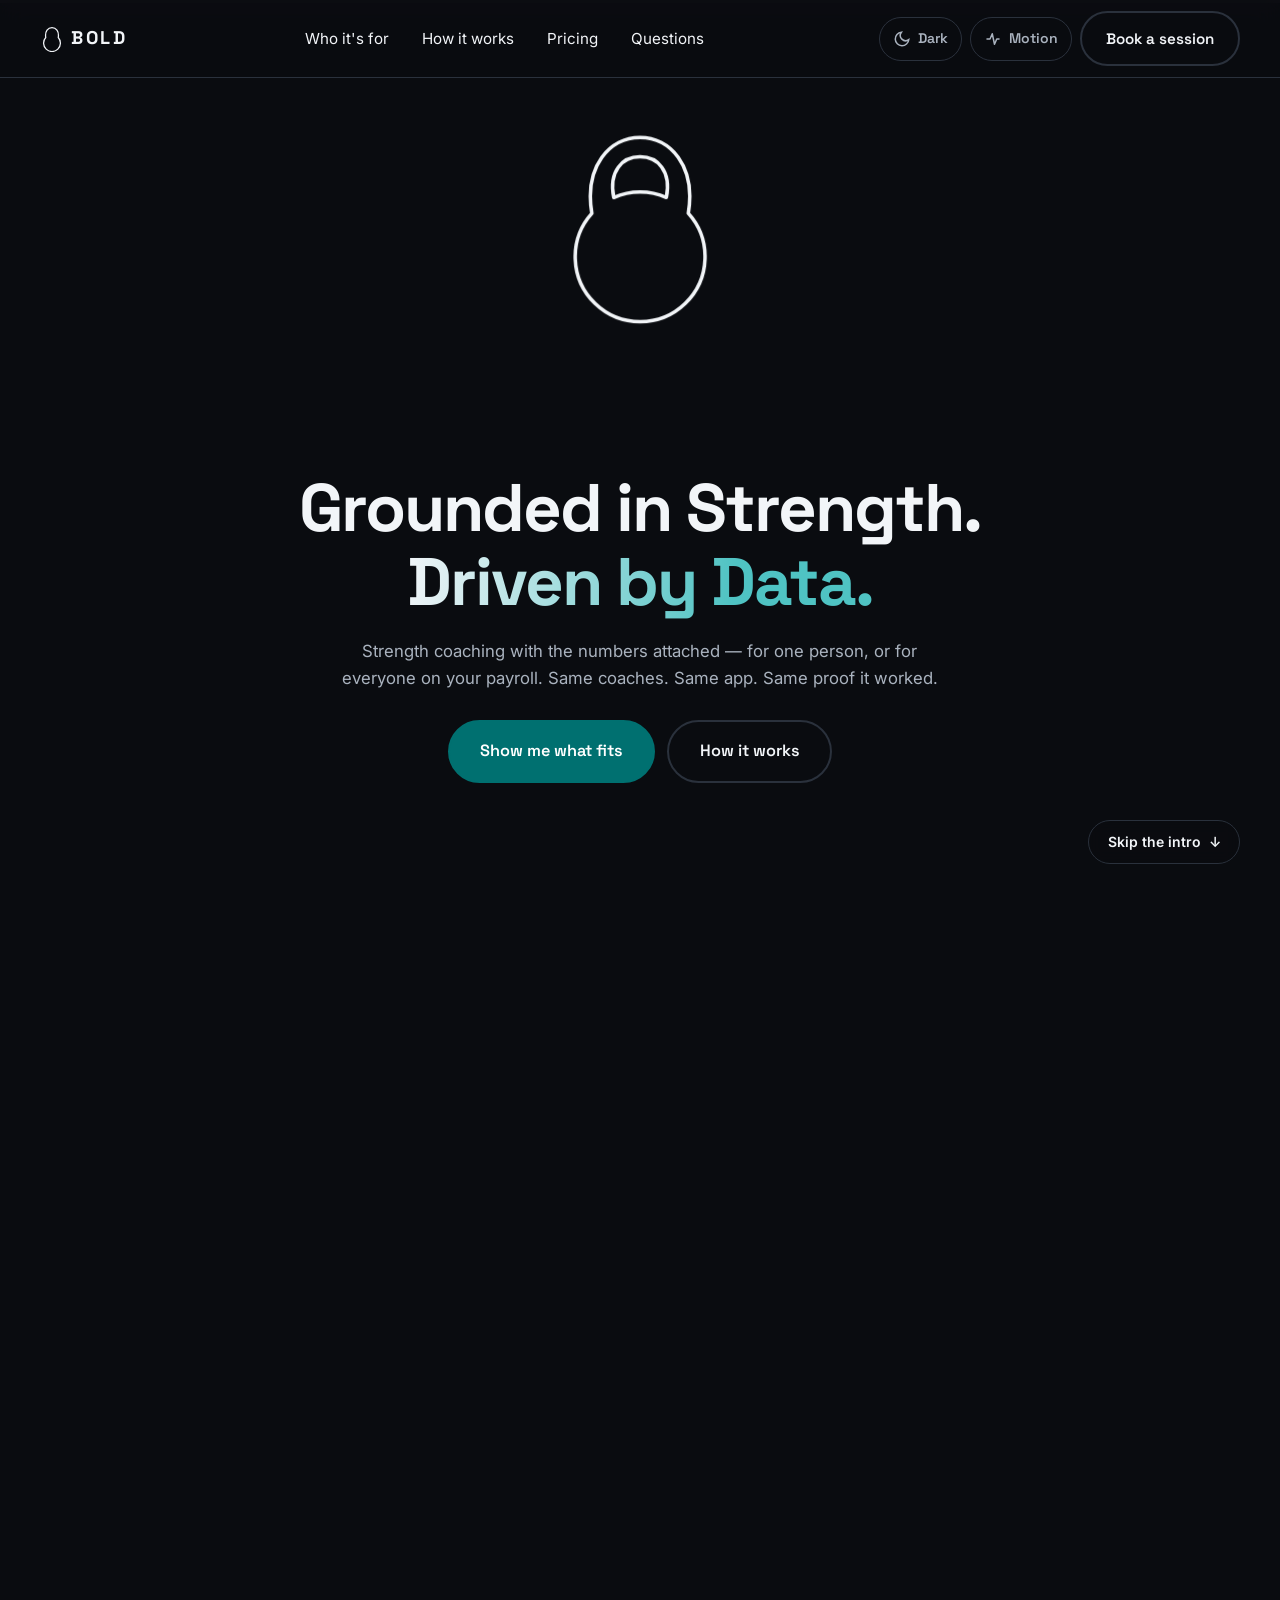
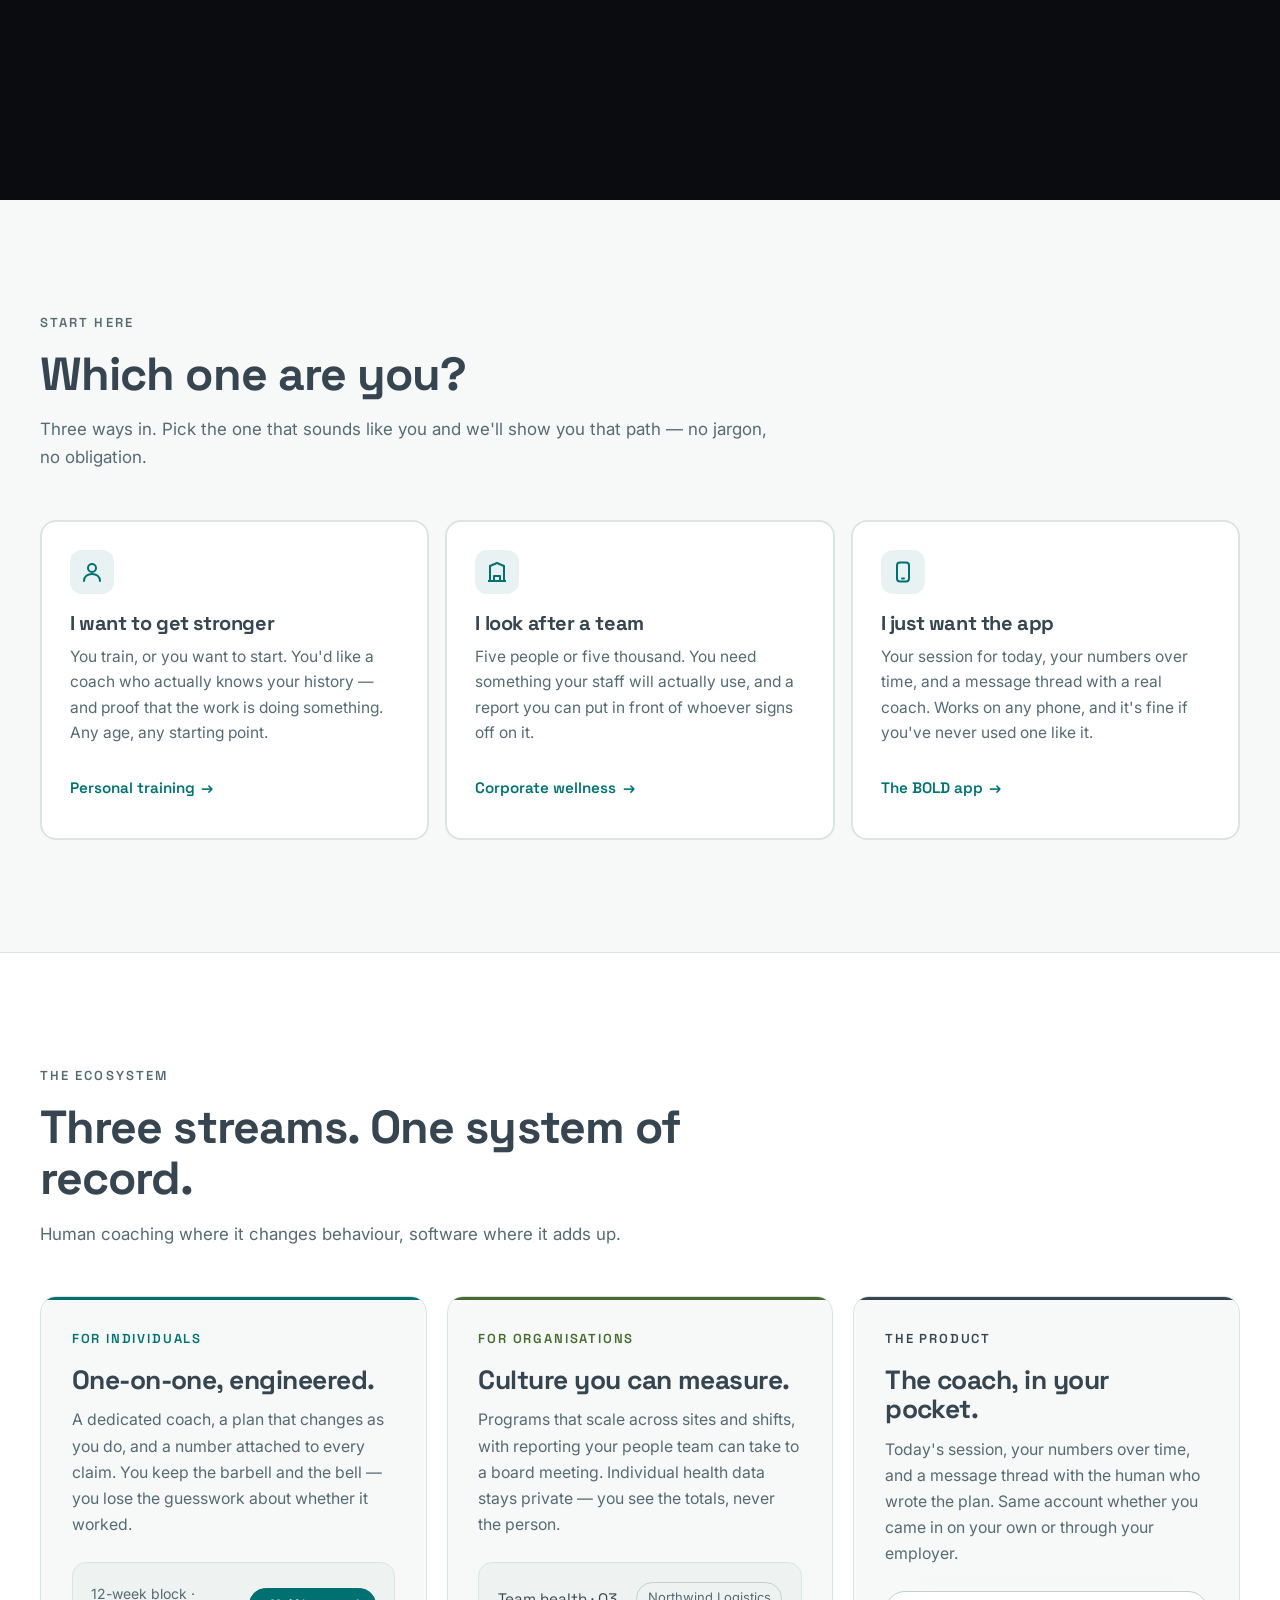
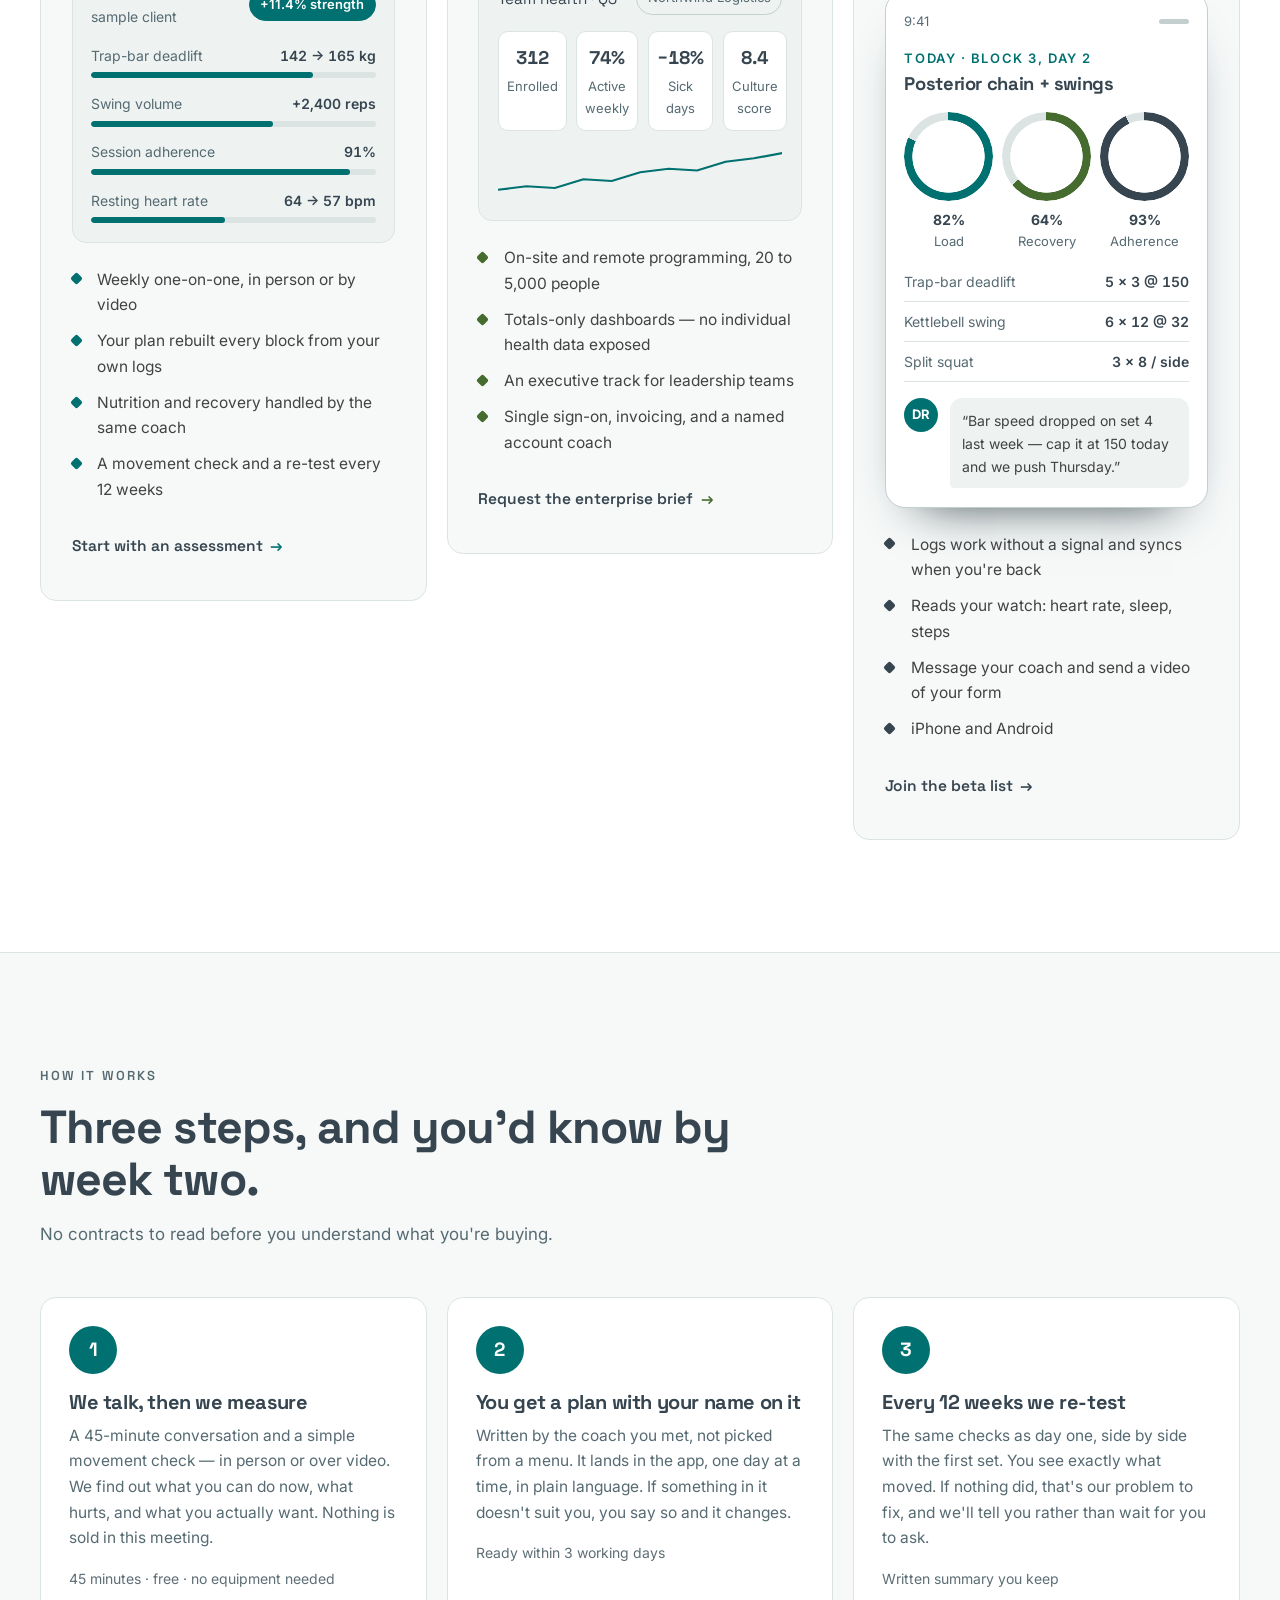
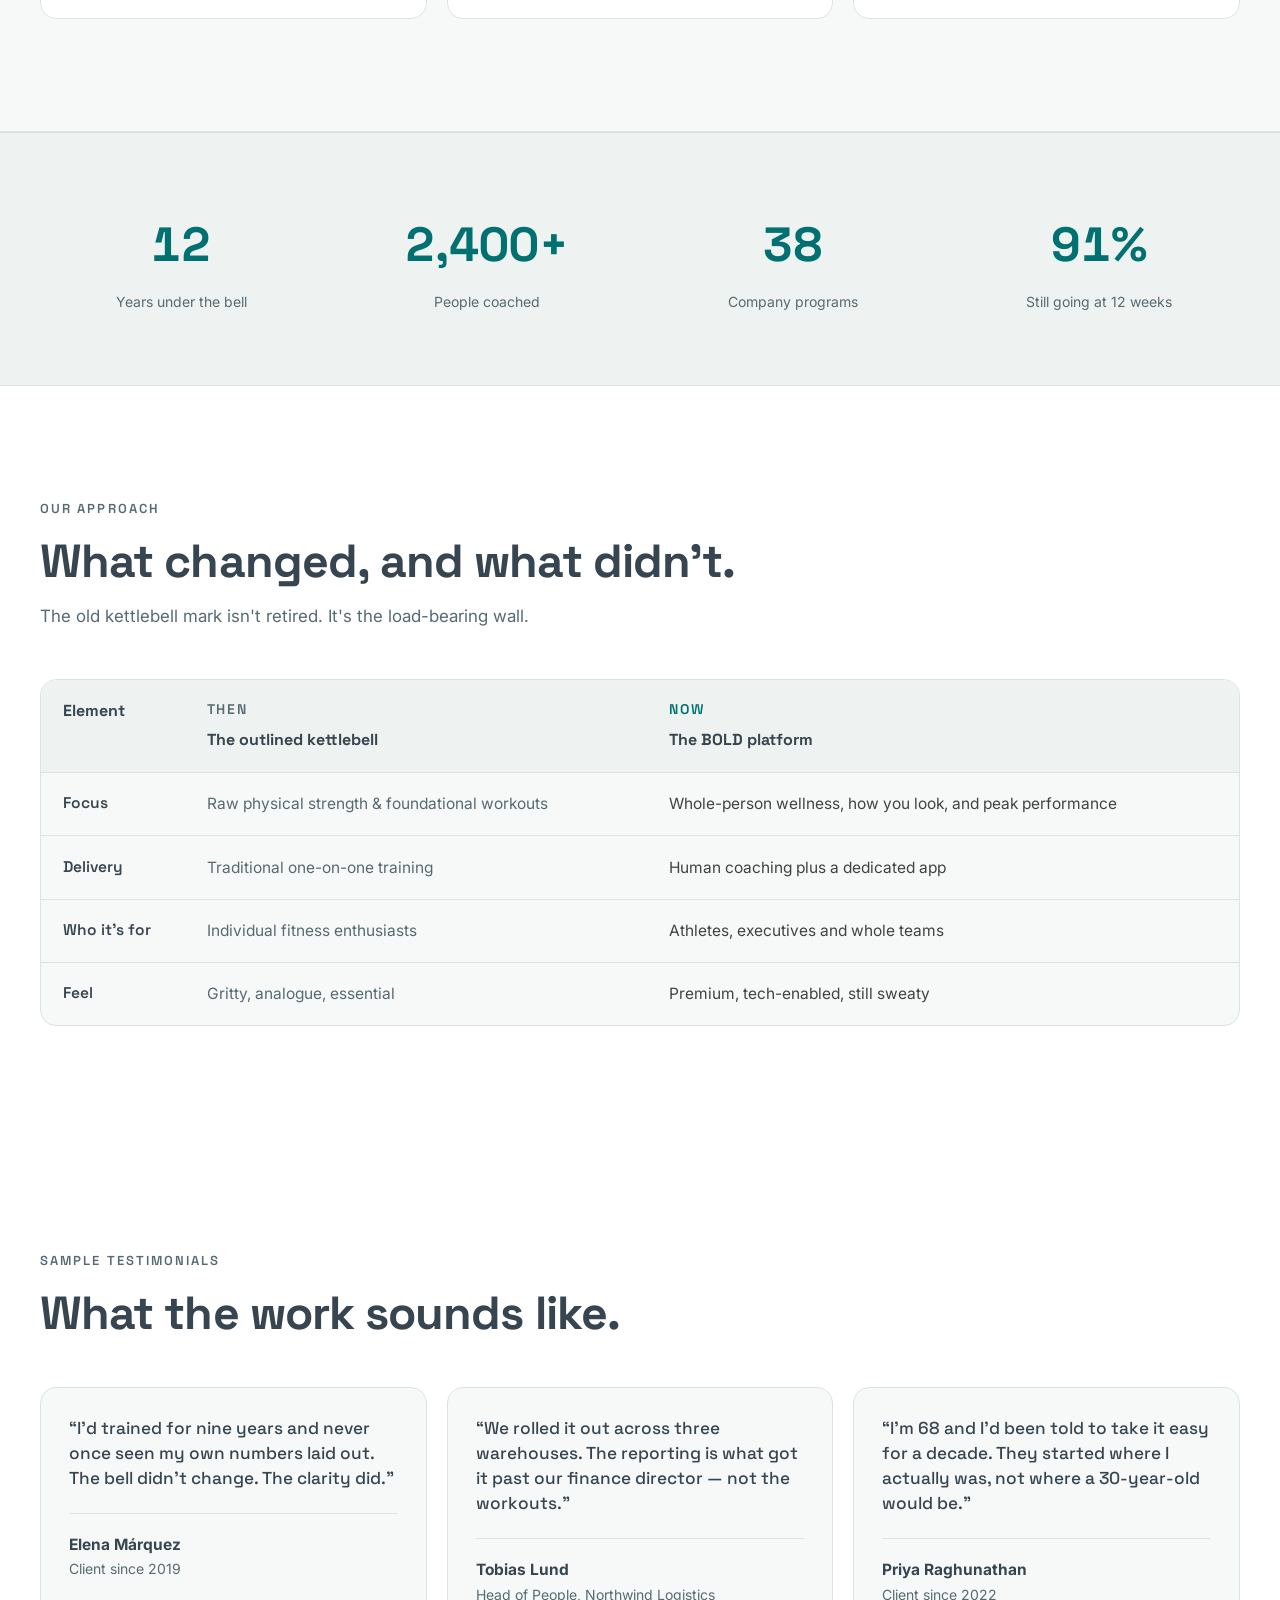
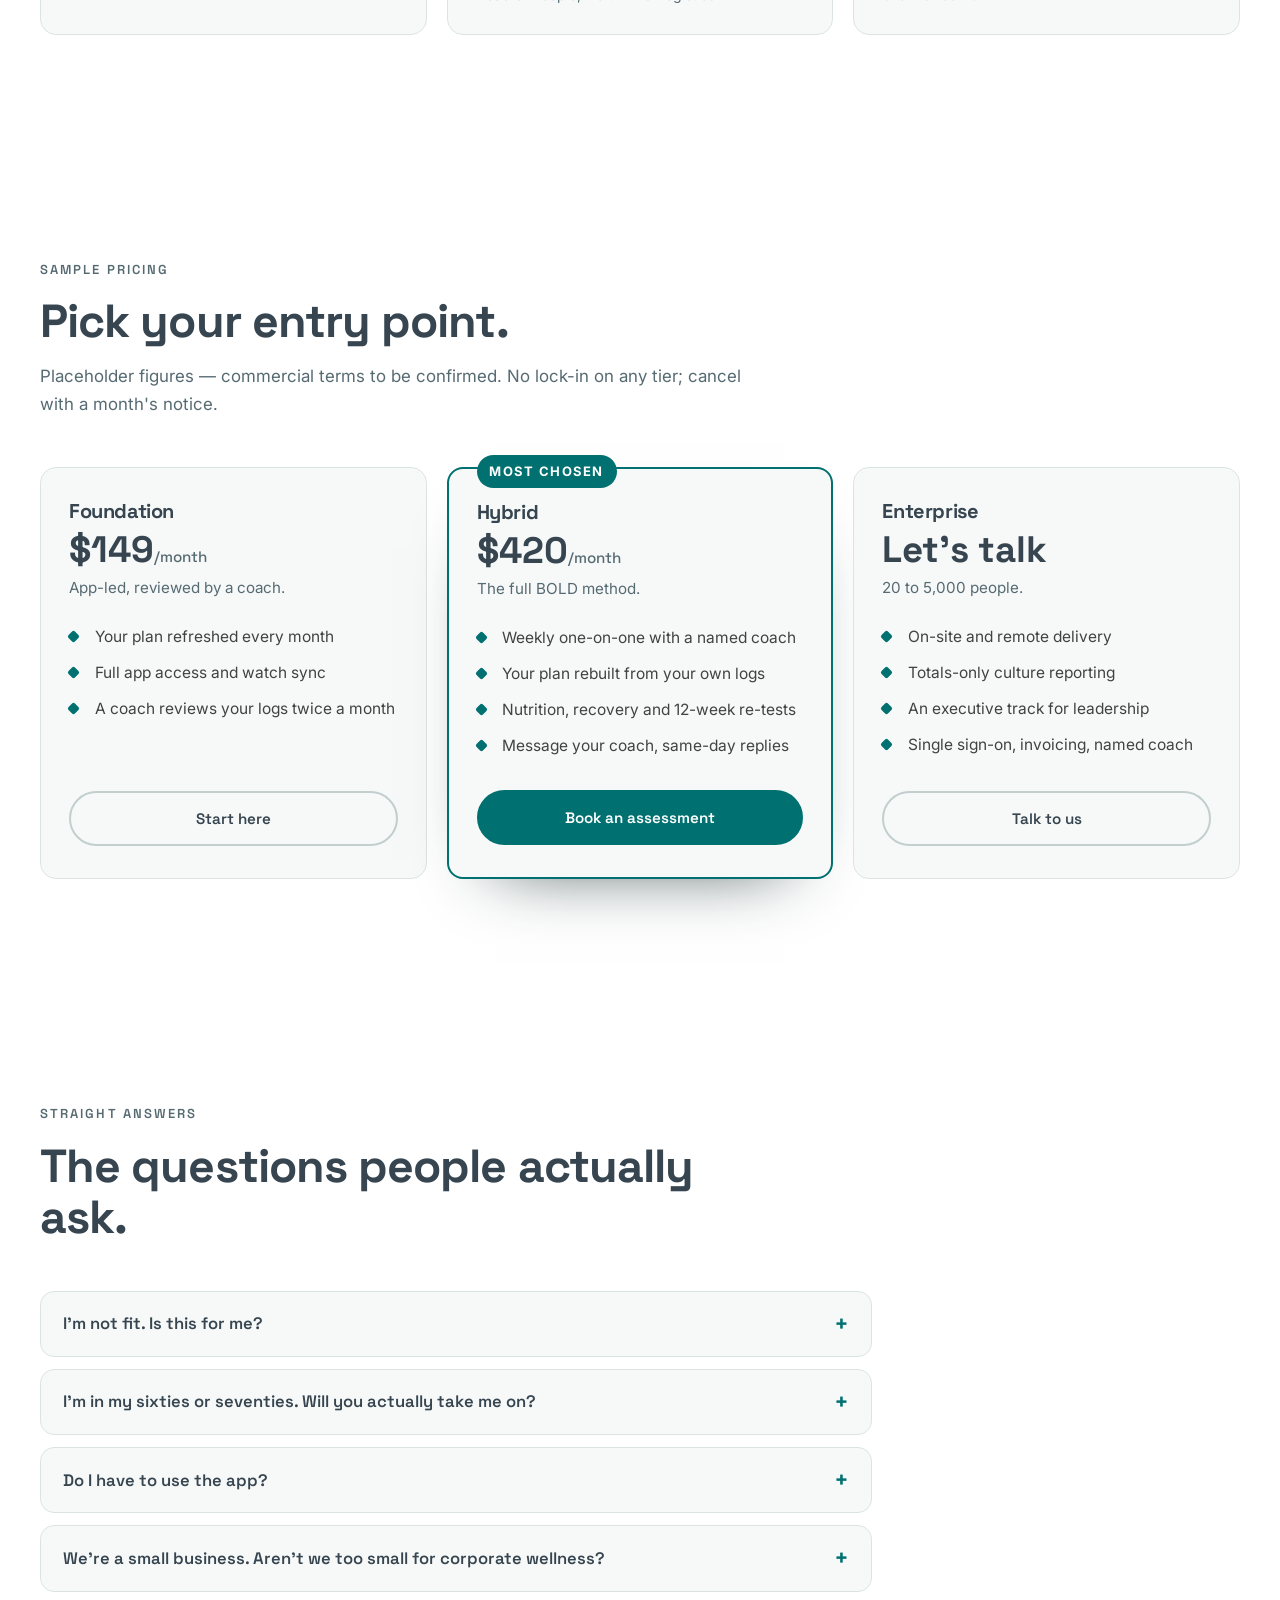
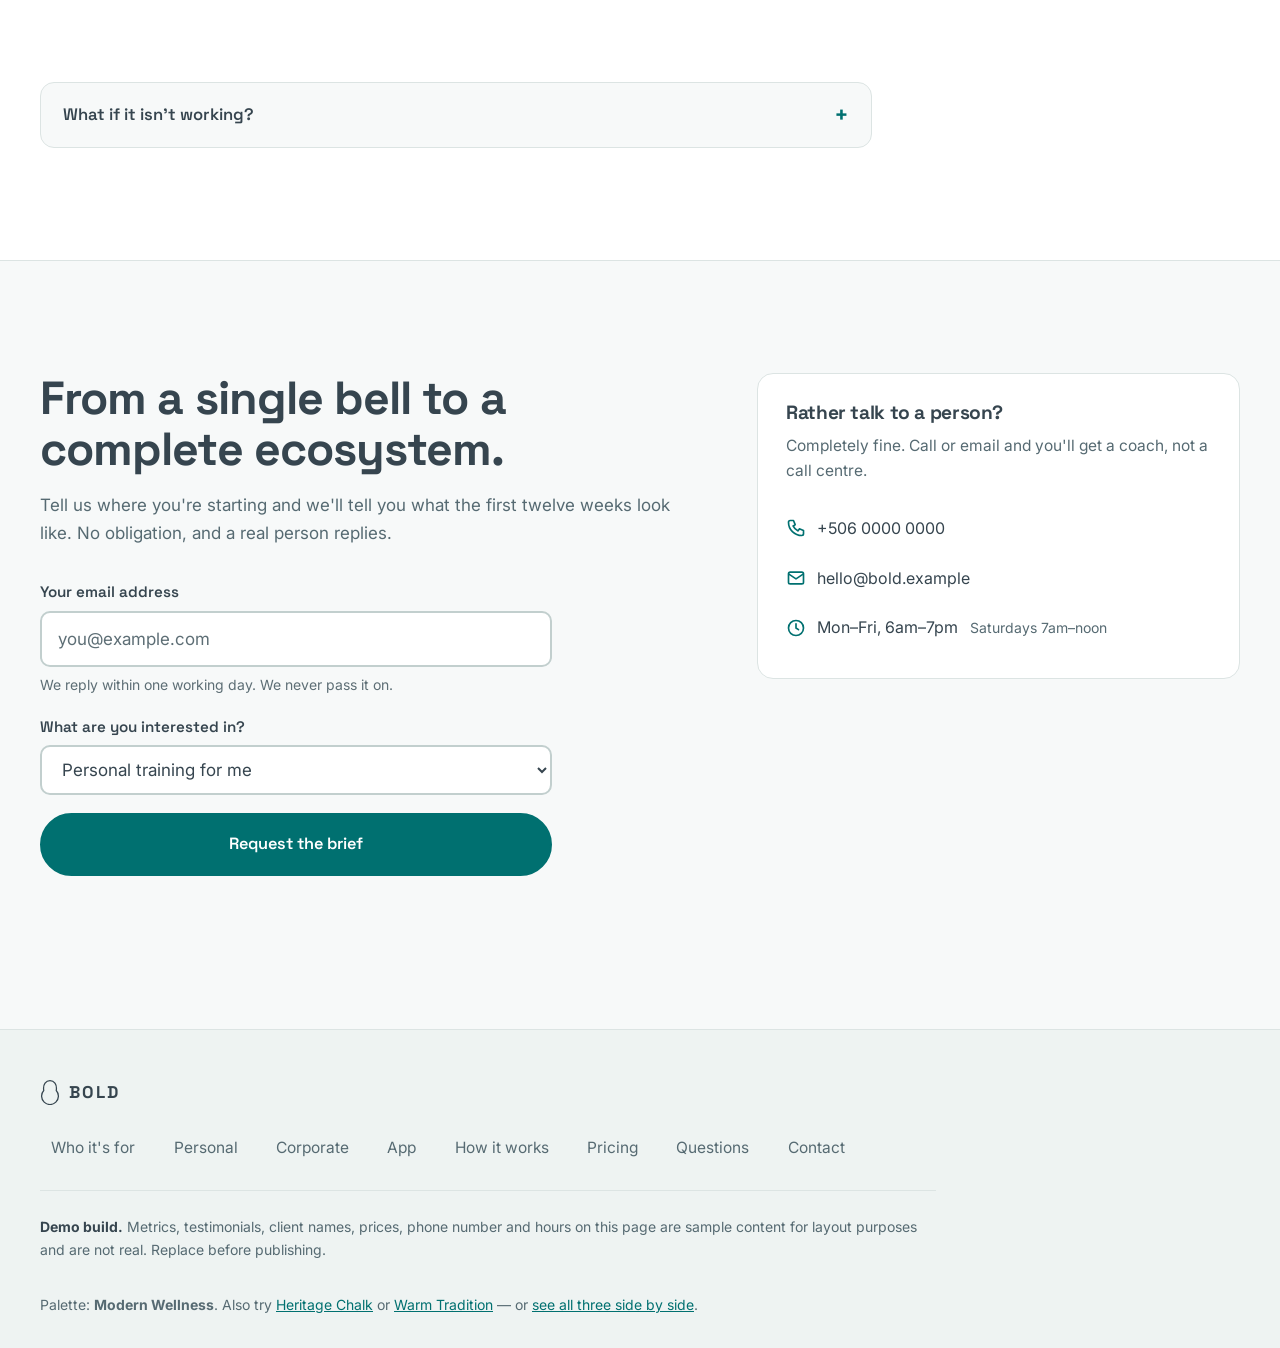
<file: index.html>
<!doctype html>
<html lang="en" data-palette="wellness" data-theme="light" data-motion="full">
<head>
<meta charset="utf-8">
<meta name="viewport" content="width=device-width, initial-scale=1">
<title>BOLD — Grounded in Strength. Driven by Data.</title>
<meta name="description" content="Strength coaching with the numbers attached. One-on-one training, corporate wellness programs, and an app that keeps both honest.">
<meta name="color-scheme" content="light dark">
<meta name="theme-color" content="#FFFFFF">
<link rel="icon" href="data:image/svg+xml,%3Csvg xmlns='http://www.w3.org/2000/svg' viewBox='12 16 176 228'%3E%3Cpath d='M45 116.5C36 62 66 30 100 30C134 30 164 62 155 116.5A74 74 0 1 1 45 116.5Z' fill='none' stroke='%23008080' stroke-width='12'/%3E%3C/svg%3E">

<link rel="preconnect" href="https://fonts.googleapis.com">
<link rel="preconnect" href="https://fonts.gstatic.com" crossorigin>
<link rel="stylesheet" href="https://fonts.googleapis.com/css2?family=Space+Grotesk:wght@500;600;700&family=Inter:wght@400;500;600;700&display=swap">
<link rel="stylesheet" href="css/palettes.css">
<link rel="stylesheet" href="css/styles.css">

<script>
/* Runs before first paint so the chosen theme and motion mode never flash.
   Kept tiny and inline on purpose — a separate file would paint first. */
(function(){
  var d = document.documentElement;
  try {
    var t = localStorage.getItem('bold:theme');
    if (t !== 'light' && t !== 'dark') t = matchMedia('(prefers-color-scheme: dark)').matches ? 'dark' : 'light';
    d.setAttribute('data-theme', t);
    var m = localStorage.getItem('bold:motion');
    if (m !== 'full' && m !== 'reduced') m = matchMedia('(prefers-reduced-motion: reduce)').matches ? 'reduced' : 'full';
    d.setAttribute('data-motion', m);
  } catch (e) { d.setAttribute('data-theme','light'); }
})();
</script>
</head>
<body>

<a class="skip-link" href="#audience">Skip to the main content</a>

<!-- ============================ NAV ============================ -->
<header class="nav" id="nav">
  <a class="nav__brand" href="#top" aria-label="BOLD — home">
    <svg class="nav__glyph" viewBox="12 16 176 228" aria-hidden="true">
      <path d="M45 116.5C36 62 66 30 100 30C134 30 164 62 155 116.5A74 74 0 1 1 45 116.5Z" fill="none" stroke="currentColor" stroke-width="11" stroke-linejoin="round"/>
    </svg>
    <span class="nav__word">BOLD</span>
  </a>

  <nav class="nav__links" aria-label="Primary">
    <a href="#audience">Who it's for</a>
    <a href="#steps">How it works</a>
    <a href="#plans">Pricing</a>
    <a href="#faq">Questions</a>
  </nav>

  <div class="nav__actions">
    <button type="button" class="icon-btn theme-toggle" id="themeToggle" aria-pressed="false">
      <svg class="i-moon" viewBox="0 0 24 24" fill="none" stroke="currentColor" stroke-width="2" aria-hidden="true"><path d="M21 12.8A9 9 0 1 1 11.2 3a7 7 0 0 0 9.8 9.8Z"/></svg>
      <svg class="i-sun" viewBox="0 0 24 24" fill="none" stroke="currentColor" stroke-width="2" aria-hidden="true"><circle cx="12" cy="12" r="4.5"/><path d="M12 2v2M12 20v2M2 12h2M20 12h2M4.9 4.9l1.4 1.4M17.7 17.7l1.4 1.4M19.1 4.9l-1.4 1.4M6.3 17.7l-1.4 1.4" stroke-linecap="round"/></svg>
      <span class="icon-btn__label" id="themeLabel">Dark</span>
    </button>

    <button type="button" class="icon-btn motion-toggle" id="motionToggle" aria-pressed="true">
      <svg viewBox="0 0 24 24" fill="none" stroke="currentColor" stroke-width="2" aria-hidden="true"><path d="M4 12h4l3-7 3 14 3-7h3" stroke-linecap="round" stroke-linejoin="round"/></svg>
      <span class="icon-btn__label" id="motionLabel">Motion</span>
    </button>

    <a class="btn btn--ghost nav__cta" href="#contact">Book a session</a>

    <button type="button" class="icon-btn nav__burger" id="navBurger" aria-expanded="false" aria-controls="navPanel">
      <svg viewBox="0 0 24 24" fill="none" stroke="currentColor" stroke-width="2" aria-hidden="true"><path d="M4 7h16M4 12h16M4 17h16" stroke-linecap="round"/></svg>
      <span class="sr-only">Menu</span>
    </button>
  </div>
</header>

<div class="nav__panel" id="navPanel" data-open="false">
  <a href="#audience">Who it's for</a>
  <a href="#personal">Personal training</a>
  <a href="#corporate">Corporate wellness</a>
  <a href="#app">The app</a>
  <a href="#steps">How it works</a>
  <a href="#plans">Pricing</a>
  <a href="#faq">Questions</a>
  <a class="btn btn--primary" href="#contact">Book a session</a>
</div>

<!-- ====================== THE ARC OF POWER ======================
     Phases 1 → 2 → 3, scroll-scrubbed. Compressed from 460vh to
     200vh, and the headline now shrinks into a rail rather than
     disappearing, so there is never an animation with no words.
     ============================================================== -->
<section class="stage" id="stage" aria-label="Introduction animation">
  <div class="stage__sticky">
    <div class="stage__progress" aria-hidden="true"><i id="stageBar"></i></div>

    <div class="stage__tilt" id="stageTilt">
      <canvas class="stage__gl" id="gl" aria-hidden="true"></canvas>
      <canvas class="stage__trail" id="trail" aria-hidden="true"></canvas>

      <svg class="legacy-mark" id="legacyMark" viewBox="12 16 176 228" aria-hidden="true">
        <g fill="none" stroke="currentColor" stroke-width="4" stroke-linecap="round" stroke-linejoin="round">
          <path d="M45 116.5C36 62 66 30 100 30C134 30 164 62 155 116.5A74 74 0 1 1 45 116.5Z"/>
          <path d="M70 98.4C64 68 80 52 100 52C120 52 136 68 130 98.4A74 74 0 0 0 70 98.4Z"/>
        </g>
      </svg>

      <div class="stage__wipe" id="stageWipe" aria-hidden="true"></div>

      <svg class="streams" id="streams" viewBox="0 0 1000 1000" preserveAspectRatio="none" aria-hidden="true">
        <defs><linearGradient id="streamGrad" x1="0.5" y1="0" x2="0.5" y2="1">
          <stop offset="0" stop-color="rgb(var(--swing-trail))"/>
          <stop offset="0.5" stop-color="rgb(var(--swing-glow))"/>
          <stop offset="1" stop-color="rgb(var(--swing-glow))" stop-opacity=".25"/>
        </linearGradient></defs>
        <g fill="none" stroke="url(#streamGrad)" stroke-width="2.5" stroke-linecap="round" vector-effect="non-scaling-stroke">
          <path class="streams__path" pathLength="1" d="M560 300C560 540 300 640 150 980"/>
          <path class="streams__path" pathLength="1" d="M560 300C560 580 500 720 505 995"/>
          <path class="streams__path" pathLength="1" d="M560 300C560 540 800 640 855 980"/>
        </g>
      </svg>
    </div>

    <!-- the text stays stalled — it never inherits the bell's tilt/lean -->
    <div class="stage__layer stage__layer--hero" id="heroCopy">
      <h1 class="hero__title">Grounded in Strength.<br><em>Driven by Data.</em></h1>
      <p class="hero__sub">
        Strength coaching with the numbers attached — for one person, or for
        everyone on your payroll. Same coaches. Same app. Same proof it worked.
      </p>
      <div class="hero__actions">
        <a class="btn btn--primary btn--lg" href="#audience" id="exploreCta">Show me what fits</a>
        <a class="btn btn--ghost btn--lg" href="#steps">How it works</a>
      </div>
    </div>

    <div class="stage__layer stage__layer--hooks" aria-hidden="true">
      <p class="hook" data-hook="0">Every motion begins with momentum.</p>
      <p class="hook" data-hook="1">Iron built the foundation.<br>Intelligence scales the results.</p>
      <p class="hook" data-hook="2">From a single bell to a complete ecosystem.<br><strong>Welcome to BOLD.</strong></p>
    </div>

    <!-- named the instant each stream's line arrives — same three names
         the pillars section below uses, so this is a real fork, not three
         unlabeled squiggles -->
    <div class="stream-labels" aria-hidden="true">
      <span class="stream-label" data-stream="0">For individuals</span>
      <span class="stream-label" data-stream="1">The product</span>
      <span class="stream-label" data-stream="2">For organisations</span>
    </div>

    <!-- the headline never leaves: it shrinks into this rail -->
    <div class="hero-mini" id="heroMini" aria-hidden="true">
      <p class="hero-mini__title">Grounded in Strength. Driven by Data.</p>
      <p class="hero-mini__sub">Coaching for individuals, teams and whole companies.</p>
      <div class="hero-mini__actions">
        <a class="btn btn--primary" href="#audience" tabindex="-1">Show me what fits</a>
      </div>
    </div>

    <a class="stage__skip" href="#audience">Skip the intro <span aria-hidden="true">↓</span></a>
  </div>
</section>

<!-- ================= REDUCED-MOTION TWIN ================= -->
<section class="static-stage" id="stage-static" aria-label="Introduction">
  <div class="wrap">
    <h1 class="hero__title">Grounded in Strength. <em>Driven by Data.</em></h1>
    <p class="hero__sub">
      Strength coaching with the numbers attached — for one person, or for everyone
      on your payroll. Same coaches. Same app. Same proof it worked.
    </p>
    <div class="hero__actions">
      <a class="btn btn--primary btn--lg" href="#audience">Show me what fits</a>
      <a class="btn btn--ghost btn--lg" href="#steps">How it works</a>
    </div>

    <ol class="phases">
      <li class="phase phase--1">
        <div class="phase__art">
          <svg viewBox="12 16 176 228" aria-hidden="true"><g fill="none" stroke="currentColor" stroke-width="4" stroke-linecap="round" stroke-linejoin="round">
            <path d="M45 116.5C36 62 66 30 100 30C134 30 164 62 155 116.5A74 74 0 1 1 45 116.5Z"/>
            <path d="M70 98.4C64 68 80 52 100 52C120 52 136 68 130 98.4A74 74 0 0 0 70 98.4Z"/>
          </g></svg>
        </div>
        <p class="phase__step">Phase 01 · Foundation</p>
        <h2 class="phase__title">The outlined bell</h2>
        <p class="phase__body">One mark. Raw physical strength, foundational work, nothing decorative. This is where the practice starts and what everything after it is measured against.</p>
        <p class="phase__hook">“Every motion begins with momentum.”</p>
      </li>
      <li class="phase phase--2">
        <div class="phase__art">
          <svg viewBox="0 0 260 240" aria-hidden="true">
            <path d="M34 214C34 118 96 42 186 34" fill="none" stroke="currentColor" stroke-width="3" stroke-linecap="round" stroke-dasharray="1 9"/>
            <path d="M34 214C34 130 88 58 170 44" fill="none" stroke="currentColor" stroke-width="14" stroke-linecap="round" opacity=".18"/>
            <g transform="translate(132 4) scale(.38)" fill="none" stroke="currentColor" stroke-width="9" stroke-linecap="round" stroke-linejoin="round">
              <path d="M45 116.5C36 62 66 30 100 30C134 30 164 62 155 116.5A74 74 0 1 1 45 116.5Z"/>
              <path d="M70 98.4C64 68 80 52 100 52C120 52 136 68 130 98.4A74 74 0 0 0 70 98.4Z"/>
            </g>
          </svg>
        </div>
        <p class="phase__step">Phase 02 · The swing</p>
        <h2 class="phase__title">Momentum, traced</h2>
        <p class="phase__body">The bell takes on mass, depth and a path. The arc it burns into the screen is the energy transfer itself — load, drive, float, return.</p>
        <p class="phase__hook">“Iron built the foundation. Intelligence scales the results.”</p>
      </li>
      <li class="phase phase--3">
        <div class="phase__art">
          <svg viewBox="40 48 180 176" aria-hidden="true">
            <g stroke="currentColor" stroke-width="1.4" opacity=".6" fill="none">
              <path d="M60 120 128 74M128 74 196 118M60 120 96 176M96 176 168 168M168 168 196 118M128 74 132 132M132 132 96 176M132 132 168 168"/>
            </g>
            <g fill="currentColor">
              <circle cx="128" cy="74" r="6"/><circle cx="60" cy="120" r="4"/><circle cx="196" cy="118" r="4.5"/>
              <circle cx="96" cy="176" r="5"/><circle cx="168" cy="168" r="4"/><circle cx="132" cy="132" r="7"/>
            </g>
          </svg>
        </div>
        <p class="phase__step">Phase 03 · Impact</p>
        <h2 class="phase__title">Iron becomes intelligence</h2>
        <p class="phase__body">At peak elevation the bell resolves into data — reps, loads, recovery, adherence — and splits into three streams: personal coaching, corporate wellness, and the app that holds both.</p>
        <p class="phase__hook">“From a single bell to a complete ecosystem. Welcome to BOLD.”</p>
      </li>
    </ol>
  </div>
</section>

<main id="ecosystem">

  <!-- ============ WHO THIS IS FOR — the self-select ============ -->
  <section class="audience" id="audience" aria-labelledby="audience-title">
    <div class="wrap">
      <header class="section-head">
        <p class="eyebrow">Start here</p>
        <h2 class="section-title" id="audience-title">Which one are you?</h2>
        <p class="section-sub">Three ways in. Pick the one that sounds like you and we'll show you that path — no jargon, no obligation.</p>
      </header>
      <div class="audience__grid">
        <a class="who" href="#personal">
          <span class="who__icon" aria-hidden="true"><svg viewBox="0 0 24 24" fill="none" stroke="currentColor" stroke-width="2"><circle cx="12" cy="8" r="4"/><path d="M4 21c0-4.4 3.6-7 8-7s8 2.6 8 7" stroke-linecap="round"/></svg></span>
          <h3 class="who__title">I want to get stronger</h3>
          <p class="who__body">You train, or you want to start. You'd like a coach who actually knows your history — and proof that the work is doing something. Any age, any starting point.</p>
          <span class="who__go">Personal training</span>
        </a>
        <a class="who" href="#corporate">
          <span class="who__icon" aria-hidden="true"><svg viewBox="0 0 24 24" fill="none" stroke="currentColor" stroke-width="2"><path d="M3 21h18M5 21V6l7-3 7 3v15" stroke-linejoin="round"/><path d="M9 21v-5h6v5" stroke-linejoin="round"/></svg></span>
          <h3 class="who__title">I look after a team</h3>
          <p class="who__body">Five people or five thousand. You need something your staff will actually use, and a report you can put in front of whoever signs off on it.</p>
          <span class="who__go">Corporate wellness</span>
        </a>
        <a class="who" href="#app">
          <span class="who__icon" aria-hidden="true"><svg viewBox="0 0 24 24" fill="none" stroke="currentColor" stroke-width="2"><rect x="6" y="2.5" width="12" height="19" rx="3"/><path d="M11 18.5h2" stroke-linecap="round"/></svg></span>
          <h3 class="who__title">I just want the app</h3>
          <p class="who__body">Your session for today, your numbers over time, and a message thread with a real coach. Works on any phone, and it's fine if you've never used one like it.</p>
          <span class="who__go">The BOLD app</span>
        </a>
      </div>
    </div>
  </section>

  <!-- ============ THE THREE PILLARS ============ -->
  <section class="pillars" aria-labelledby="pillars-title">
    <div class="wrap">
      <header class="section-head">
        <p class="eyebrow">The ecosystem</p>
        <h2 class="section-title" id="pillars-title">Three streams. One system of record.</h2>
        <p class="section-sub">Human coaching where it changes behaviour, software where it adds up.</p>
      </header>

      <div class="pillars__grid">
        <article class="pillar pillar--b2c" id="personal">
          <p class="pillar__tag">For individuals</p>
          <h3 class="pillar__title">One-on-one, engineered.</h3>
          <p class="pillar__body">A dedicated coach, a plan that changes as you do, and a number attached to every claim. You keep the barbell and the bell — you lose the guesswork about whether it worked.</p>

          <!-- DEMO DATA: every figure in this card is fabricated for layout. -->
          <div class="transform-card" data-demo-copy="true">
            <div class="transform-card__head"><span>12-week block · sample client</span><span class="pill pill--accent">+11.4% strength</span></div>
            <div class="bars">
              <div class="bar"><span class="bar__label">Trap-bar deadlift</span><span class="bar__val">142 → 165 kg</span><span class="bar__track"><i style="--w:78%"></i></span></div>
              <div class="bar"><span class="bar__label">Swing volume</span><span class="bar__val">+2,400 reps</span><span class="bar__track"><i style="--w:64%"></i></span></div>
              <div class="bar"><span class="bar__label">Session adherence</span><span class="bar__val">91%</span><span class="bar__track"><i style="--w:91%"></i></span></div>
              <div class="bar"><span class="bar__label">Resting heart rate</span><span class="bar__val">64 → 57 bpm</span><span class="bar__track"><i style="--w:47%"></i></span></div>
            </div>
          </div>

          <ul class="ticks">
            <li>Weekly one-on-one, in person or by video</li>
            <li>Your plan rebuilt every block from your own logs</li>
            <li>Nutrition and recovery handled by the same coach</li>
            <li>A movement check and a re-test every 12 weeks</li>
          </ul>
          <a class="link-arrow" href="#contact">Start with an assessment</a>
        </article>

        <article class="pillar pillar--b2b" id="corporate">
          <p class="pillar__tag">For organisations</p>
          <h3 class="pillar__title">Culture you can measure.</h3>
          <p class="pillar__body">Programs that scale across sites and shifts, with reporting your people team can take to a board meeting. Individual health data stays private — you see the totals, never the person.</p>

          <!-- DEMO DATA: every metric in this dashboard mock is fabricated. -->
          <div class="dash" data-demo-copy="true">
            <div class="dash__head"><span class="dash__title">Team health · Q3</span><span class="pill">Northwind Logistics</span></div>
            <div class="dash__grid">
              <div class="stat"><span class="stat__num">312</span><span class="stat__lab">Enrolled</span></div>
              <div class="stat"><span class="stat__num">74%</span><span class="stat__lab">Active weekly</span></div>
              <div class="stat"><span class="stat__num">−18%</span><span class="stat__lab">Sick days</span></div>
              <div class="stat"><span class="stat__num">8.4</span><span class="stat__lab">Culture score</span></div>
            </div>
            <div class="spark" aria-hidden="true">
              <svg viewBox="0 0 300 64" preserveAspectRatio="none">
                <path d="M0 50 L30 46 L60 48 L90 38 L120 40 L150 30 L180 26 L210 28 L240 18 L270 14 L300 8" fill="none" stroke="var(--accent)" stroke-width="2.5"/>
              </svg>
            </div>
          </div>

          <ul class="ticks">
            <li>On-site and remote programming, 20 to 5,000 people</li>
            <li>Totals-only dashboards — no individual health data exposed</li>
            <li>An executive track for leadership teams</li>
            <li>Single sign-on, invoicing, and a named account coach</li>
          </ul>
          <a class="link-arrow" href="#contact">Request the enterprise brief</a>
        </article>

        <article class="pillar pillar--app" id="app">
          <p class="pillar__tag">The product</p>
          <h3 class="pillar__title">The coach, in your pocket.</h3>
          <p class="pillar__body">Today's session, your numbers over time, and a message thread with the human who wrote the plan. Same account whether you came in on your own or through your employer.</p>

          <!-- DEMO DATA: the preview shows fabricated sessions, metrics and messages. -->
          <div class="phone" data-demo-copy="true" aria-label="BOLD app preview">
            <div class="phone__glass">
              <div class="phone__bar"><span>9:41</span><span class="phone__dots" aria-hidden="true"></span></div>
              <p class="phone__greet">Today · Block 3, Day 2</p>
              <h4 class="phone__session">Posterior chain + swings</h4>
              <div class="rings">
                <div class="ring" style="--p:.82"><span>82%</span><small>Load</small></div>
                <div class="ring ring--alt" style="--p:.64"><span>64%</span><small>Recovery</small></div>
                <div class="ring ring--third" style="--p:.93"><span>93%</span><small>Adherence</small></div>
              </div>
              <ul class="phone__list">
                <li><span>Trap-bar deadlift</span><span>5 × 3 @ 150</span></li>
                <li><span>Kettlebell swing</span><span>6 × 12 @ 32</span></li>
                <li><span>Split squat</span><span>3 × 8 / side</span></li>
              </ul>
              <div class="phone__msg">
                <span class="avatar" aria-hidden="true">DR</span>
                <p>“Bar speed dropped on set 4 last week — cap it at 150 today and we push Thursday.”</p>
              </div>
            </div>
          </div>

          <ul class="ticks">
            <li>Logs work without a signal and syncs when you're back</li>
            <li>Reads your watch: heart rate, sleep, steps</li>
            <li>Message your coach and send a video of your form</li>
            <li>iPhone and Android</li>
          </ul>
          <a class="link-arrow" href="#contact">Join the beta list</a>
        </article>
      </div>
    </div>
  </section>

  <!-- ============ HOW IT WORKS ============ -->
  <section class="steps" id="steps" aria-labelledby="steps-title">
    <div class="wrap">
      <header class="section-head">
        <p class="eyebrow">How it works</p>
        <h2 class="section-title" id="steps-title">Three steps, and you'd know by week two.</h2>
        <p class="section-sub">No contracts to read before you understand what you're buying.</p>
      </header>
      <ol class="steps__grid" style="list-style:none;padding:0;margin:0">
        <li class="step">
          <span class="step__n" aria-hidden="true">1</span>
          <h3 class="step__title">We talk, then we measure</h3>
          <p class="step__body">A 45-minute conversation and a simple movement check — in person or over video. We find out what you can do now, what hurts, and what you actually want. Nothing is sold in this meeting.</p>
          <p class="step__meta">45 minutes · free · no equipment needed</p>
        </li>
        <li class="step">
          <span class="step__n" aria-hidden="true">2</span>
          <h3 class="step__title">You get a plan with your name on it</h3>
          <p class="step__body">Written by the coach you met, not picked from a menu. It lands in the app, one day at a time, in plain language. If something in it doesn't suit you, you say so and it changes.</p>
          <p class="step__meta">Ready within 3 working days</p>
        </li>
        <li class="step">
          <span class="step__n" aria-hidden="true">3</span>
          <h3 class="step__title">Every 12 weeks we re-test</h3>
          <p class="step__body">The same checks as day one, side by side with the first set. You see exactly what moved. If nothing did, that's our problem to fix, and we'll tell you rather than wait for you to ask.</p>
          <p class="step__meta">Written summary you keep</p>
        </li>
      </ol>
    </div>
  </section>

  <!-- DEMO DATA: all four figures are fabricated placeholders. -->
  <section class="metrics" aria-label="BOLD by the numbers" data-demo-copy="true">
    <div class="wrap metrics__grid">
      <div class="metric"><span class="metric__num">12</span><span class="metric__lab">Years under the bell</span></div>
      <div class="metric"><span class="metric__num">2,400+</span><span class="metric__lab">People coached</span></div>
      <div class="metric"><span class="metric__num">38</span><span class="metric__lab">Company programs</span></div>
      <div class="metric"><span class="metric__num">91%</span><span class="metric__lab">Still going at 12 weeks</span></div>
    </div>
  </section>

  <!-- ============ POSITIONING MATRIX ============ -->
  <section class="matrix" id="matrix" aria-labelledby="matrix-title">
    <div class="wrap">
      <header class="section-head">
        <p class="eyebrow">Our approach</p>
        <h2 class="section-title" id="matrix-title">What changed, and what didn't.</h2>
        <p class="section-sub">The old kettlebell mark isn't retired. It's the load-bearing wall.</p>
      </header>

      <div class="matrix__scroll">
        <table class="matrix__table">
          <caption class="sr-only">Legacy positioning compared with the BOLD platform</caption>
          <thead><tr>
            <th scope="col">Element</th>
            <th scope="col"><span class="col-tag col-tag--legacy">Then</span> The outlined kettlebell</th>
            <th scope="col"><span class="col-tag col-tag--bold">Now</span> The BOLD platform</th>
          </tr></thead>
          <tbody>
            <tr><th scope="row">Focus</th><td>Raw physical strength &amp; foundational workouts</td><td>Whole-person wellness, how you look, and peak performance</td></tr>
            <tr><th scope="row">Delivery</th><td>Traditional one-on-one training</td><td>Human coaching plus a dedicated app</td></tr>
            <tr><th scope="row">Who it's for</th><td>Individual fitness enthusiasts</td><td>Athletes, executives and whole teams</td></tr>
            <tr><th scope="row">Feel</th><td>Gritty, analogue, essential</td><td>Premium, tech-enabled, still sweaty</td></tr>
          </tbody>
        </table>
      </div>

      <!-- under 760px the same content stops being a sideways scroller -->
      <div class="matrix__cards">
        <div class="mcard"><p class="mcard__el">Focus</p>
          <div class="mcard__row mcard__row--legacy"><span class="mcard__tag">Then</span><span class="mcard__val">Raw physical strength &amp; foundational workouts</span></div>
          <div class="mcard__row mcard__row--bold"><span class="mcard__tag">Now</span><span class="mcard__val">Whole-person wellness, how you look, and peak performance</span></div></div>
        <div class="mcard"><p class="mcard__el">Delivery</p>
          <div class="mcard__row mcard__row--legacy"><span class="mcard__tag">Then</span><span class="mcard__val">Traditional one-on-one training</span></div>
          <div class="mcard__row mcard__row--bold"><span class="mcard__tag">Now</span><span class="mcard__val">Human coaching plus a dedicated app</span></div></div>
        <div class="mcard"><p class="mcard__el">Who it's for</p>
          <div class="mcard__row mcard__row--legacy"><span class="mcard__tag">Then</span><span class="mcard__val">Individual fitness enthusiasts</span></div>
          <div class="mcard__row mcard__row--bold"><span class="mcard__tag">Now</span><span class="mcard__val">Athletes, executives and whole teams</span></div></div>
        <div class="mcard"><p class="mcard__el">Feel</p>
          <div class="mcard__row mcard__row--legacy"><span class="mcard__tag">Then</span><span class="mcard__val">Gritty, analogue, essential</span></div>
          <div class="mcard__row mcard__row--bold"><span class="mcard__tag">Now</span><span class="mcard__val">Premium, tech-enabled, still sweaty</span></div></div>
      </div>
    </div>
  </section>

  <!-- DEMO DATA: all three quotes, names, roles and companies are fabricated.
       Sample copy for layout only — replace with real, permissioned
       testimonials or delete the section before publishing. -->
  <section class="voices" aria-labelledby="voices-title" data-demo-copy="true">
    <div class="wrap">
      <header class="section-head">
        <p class="eyebrow">Sample testimonials</p>
        <h2 class="section-title" id="voices-title">What the work sounds like.</h2>
      </header>
      <div class="voices__grid">
        <figure class="voice">
          <blockquote>“I'd trained for nine years and never once seen my own numbers laid out. The bell didn't change. The clarity did.”</blockquote>
          <figcaption><strong>Elena Márquez</strong><span>Client since 2019</span></figcaption>
        </figure>
        <figure class="voice">
          <blockquote>“We rolled it out across three warehouses. The reporting is what got it past our finance director — not the workouts.”</blockquote>
          <figcaption><strong>Tobias Lund</strong><span>Head of People, Northwind Logistics</span></figcaption>
        </figure>
        <figure class="voice">
          <blockquote>“I'm 68 and I'd been told to take it easy for a decade. They started where I actually was, not where a 30-year-old would be.”</blockquote>
          <figcaption><strong>Priya Raghunathan</strong><span>Client since 2022</span></figcaption>
        </figure>
      </div>
    </div>
  </section>

  <!-- DEMO DATA: every price, inclusion and seat count is fabricated. -->
  <section class="plans" id="plans" aria-labelledby="plans-title" data-demo-copy="true">
    <div class="wrap">
      <header class="section-head">
        <p class="eyebrow">Sample pricing</p>
        <h2 class="section-title" id="plans-title">Pick your entry point.</h2>
        <p class="section-sub">Placeholder figures — commercial terms to be confirmed. No lock-in on any tier; cancel with a month's notice.</p>
      </header>
      <div class="plans__grid">
        <article class="plan">
          <h3 class="plan__name">Foundation</h3>
          <p class="plan__price">$149<span>/month</span></p>
          <p class="plan__note">App-led, reviewed by a coach.</p>
          <ul class="ticks">
            <li>Your plan refreshed every month</li>
            <li>Full app access and watch sync</li>
            <li>A coach reviews your logs twice a month</li>
          </ul>
          <a class="btn btn--ghost btn--block" href="#contact">Start here</a>
        </article>
        <article class="plan plan--featured">
          <span class="plan__flag">Most chosen</span>
          <h3 class="plan__name">Hybrid</h3>
          <p class="plan__price">$420<span>/month</span></p>
          <p class="plan__note">The full BOLD method.</p>
          <ul class="ticks">
            <li>Weekly one-on-one with a named coach</li>
            <li>Your plan rebuilt from your own logs</li>
            <li>Nutrition, recovery and 12-week re-tests</li>
            <li>Message your coach, same-day replies</li>
          </ul>
          <a class="btn btn--primary btn--block" href="#contact">Book an assessment</a>
        </article>
        <article class="plan">
          <h3 class="plan__name">Enterprise</h3>
          <p class="plan__price">Let's talk</p>
          <p class="plan__note">20 to 5,000 people.</p>
          <ul class="ticks">
            <li>On-site and remote delivery</li>
            <li>Totals-only culture reporting</li>
            <li>An executive track for leadership</li>
            <li>Single sign-on, invoicing, named coach</li>
          </ul>
          <a class="btn btn--ghost btn--block" href="#contact">Talk to us</a>
        </article>
      </div>
    </div>
  </section>

  <!-- ============ FAQ ============ -->
  <section class="faq" id="faq" aria-labelledby="faq-title">
    <div class="wrap">
      <header class="section-head">
        <p class="eyebrow">Straight answers</p>
        <h2 class="section-title" id="faq-title">The questions people actually ask.</h2>
      </header>
      <div class="faq__list">
        <details class="qa"><summary>I'm not fit. Is this for me?</summary>
          <div class="qa__a"><p>Yes, and it's most of who we see. The first session measures where you are now — not where anyone thinks you should be. Plenty of people start unable to do a single unassisted squat, and the plan is built from that, honestly.</p></div></details>
        <details class="qa"><summary>I'm in my sixties or seventies. Will you actually take me on?</summary>
          <div class="qa__a"><p>Yes. Strength training matters more with age, not less, and the movement check exists precisely so the plan respects your joints, your history and any medication you're on. Bring your doctor's advice and we'll work inside it.</p></div></details>
        <details class="qa"><summary>Do I have to use the app?</summary>
          <div class="qa__a"><p>No. It makes things easier, and we'll sit with you once to set it up, but a printed plan and a phone call works too. Nobody gets dropped for not being technical.</p></div></details>
        <details class="qa"><summary>We're a small business. Aren't we too small for corporate wellness?</summary>
          <div class="qa__a"><p>Our smallest program is five people. Small teams are usually easier — one session a week in whatever space you have, and a one-page summary each quarter. You do not need an HR department to do this.</p></div></details>
        <details class="qa"><summary>As an employer, do I get to see my staff's health data?</summary>
          <div class="qa__a"><p>No, and that's deliberate. You see participation and totals across the group. Individual results belong to the individual. It's the part that gets programs approved and the part that keeps people signing up.</p></div></details>
        <details class="qa"><summary>What if it isn't working?</summary>
          <div class="qa__a"><p>The 12-week re-test is designed to catch that in writing. If the numbers haven't moved we say so first, and we either change the approach or help you find something that fits better. There's no lock-in on any tier.</p></div></details>
      </div>
    </div>
  </section>

  <!-- ============ CTA + HUMAN CONTACT ============ -->
  <section class="cta" id="contact" aria-labelledby="cta-title">
    <div class="wrap cta__grid">
      <div class="cta__inner">
        <h2 class="cta__title" id="cta-title">From a single bell to a complete ecosystem.</h2>
        <p class="cta__sub">Tell us where you're starting and we'll tell you what the first twelve weeks look like. No obligation, and a real person replies.</p>

        <form class="cta__form" id="ctaForm" novalidate>
          <div class="field">
            <label for="email">Your email address</label>
            <input id="email" name="email" type="email" inputmode="email" autocomplete="email" placeholder="you@example.com" required aria-describedby="emailHint">
            <span class="hint" id="emailHint">We reply within one working day. We never pass it on.</span>
          </div>
          <div class="field">
            <label for="track">What are you interested in?</label>
            <select id="track" name="track">
              <option value="b2c">Personal training for me</option>
              <option value="b2b">A program for my team or company</option>
              <option value="app">Just the app</option>
              <option value="unsure">I'm not sure yet</option>
            </select>
          </div>
          <button class="btn btn--primary btn--lg" type="submit">Request the brief</button>
          <p class="cta__status" id="ctaStatus" role="status" aria-live="polite"></p>
        </form>
        <!-- NOTE: front-end demo only — not wired to any backend. -->
      </div>

      <div class="contact-card">
        <h3>Rather talk to a person?</h3>
        <p>Completely fine. Call or email and you'll get a coach, not a call centre.</p>
        <!-- DEMO DATA: phone number, email address and hours are placeholders. -->
        <ul class="contact-list" data-demo-copy="true">
          <li><a href="tel:+50600000000"><svg viewBox="0 0 24 24" fill="none" stroke="currentColor" stroke-width="2" aria-hidden="true"><path d="M5 3h4l2 5-2.5 1.5a12 12 0 0 0 6 6L16 13l5 2v4a2 2 0 0 1-2 2A16 16 0 0 1 3 5a2 2 0 0 1 2-2Z" stroke-linejoin="round"/></svg>+506 0000 0000</a></li>
          <li><a href="mailto:hello@bold.example"><svg viewBox="0 0 24 24" fill="none" stroke="currentColor" stroke-width="2" aria-hidden="true"><rect x="3" y="5" width="18" height="14" rx="2"/><path d="m3 7 9 6 9-6" stroke-linejoin="round"/></svg>hello@bold.example</a></li>
          <li><span><svg viewBox="0 0 24 24" fill="none" stroke="currentColor" stroke-width="2" aria-hidden="true"><circle cx="12" cy="12" r="9"/><path d="M12 7v5l3 2" stroke-linecap="round"/></svg><span>Mon–Fri, 6am–7pm<br><span class="muted">Saturdays 7am–noon</span></span></span></li>
        </ul>
      </div>
    </div>
  </section>

  <footer class="foot">
    <div class="wrap foot__inner">
      <div class="foot__brand">
        <svg class="nav__glyph" viewBox="12 16 176 228" aria-hidden="true">
          <path d="M45 116.5C36 62 66 30 100 30C134 30 164 62 155 116.5A74 74 0 1 1 45 116.5Z" fill="none" stroke="currentColor" stroke-width="11" stroke-linejoin="round"/>
        </svg>
        <span>BOLD</span>
      </div>
      <nav class="foot__links" aria-label="Footer">
        <a href="#audience">Who it's for</a><a href="#personal">Personal</a><a href="#corporate">Corporate</a>
        <a href="#app">App</a><a href="#steps">How it works</a><a href="#plans">Pricing</a>
        <a href="#faq">Questions</a><a href="#contact">Contact</a>
      </nav>
      <p class="foot__note">
        <strong>Demo build.</strong> Metrics, testimonials, client names, prices, phone number
        and hours on this page are sample content for layout purposes and are not real.
        Replace before publishing.
      </p>
      <p class="palette-note">
        Palette: <strong>Modern Wellness</strong>. Also try <a href="heritage.html">Heritage Chalk</a> or <a href="tradition.html">Warm Tradition</a> — or
        <a href="compare.html">see all three side by side</a>.
      </p>
    </div>
  </footer>
</main>

<script src="js/main.js"></script>
</body>
</html>
</file>
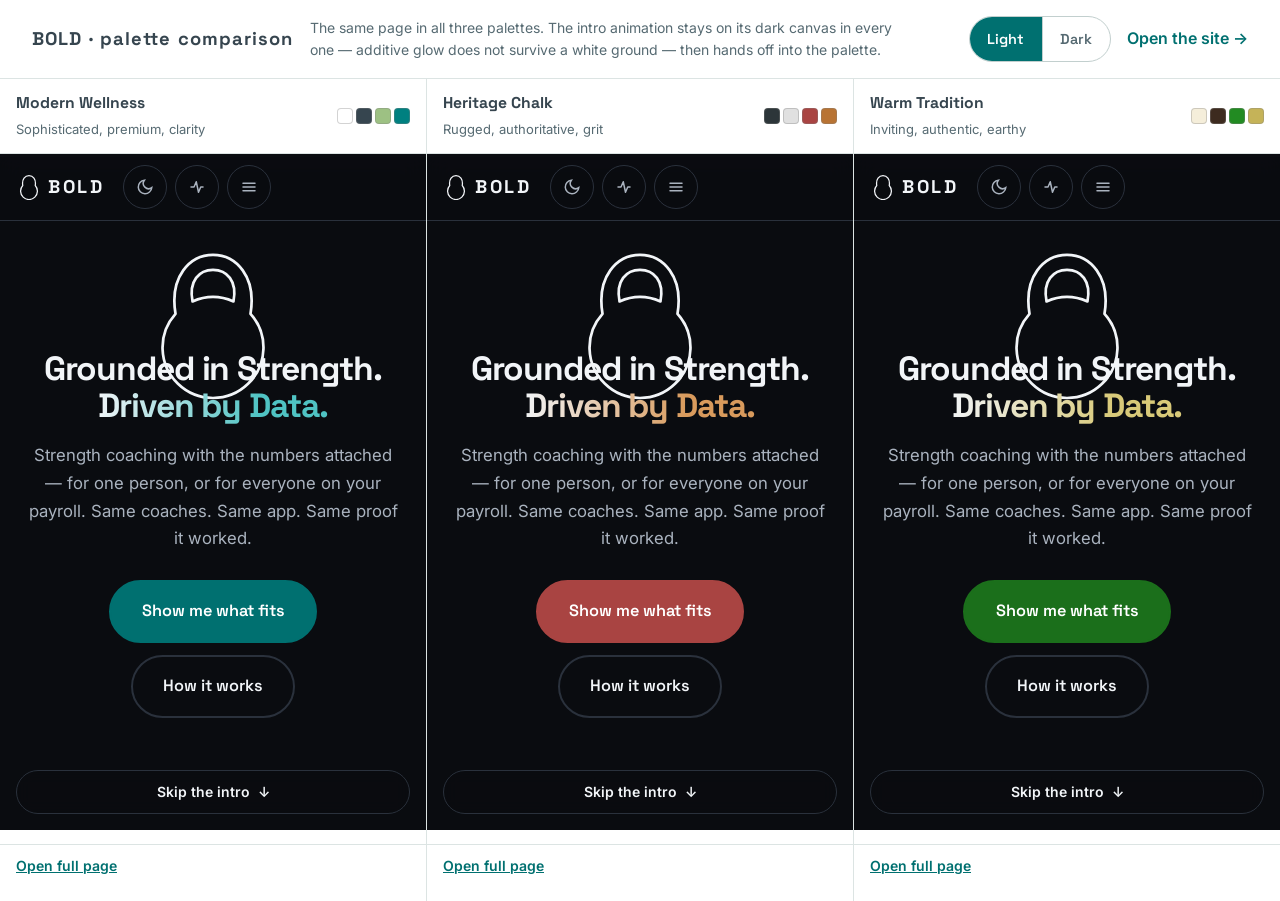
<file: compare.html>
<!doctype html>
<html lang="en" data-palette="wellness" data-theme="light">
<head>
<meta charset="utf-8">
<meta name="viewport" content="width=device-width, initial-scale=1">
<title>BOLD — palette comparison</title>
<meta name="color-scheme" content="light dark">
<link rel="icon" href="data:image/svg+xml,%3Csvg xmlns='http://www.w3.org/2000/svg' viewBox='12 16 176 228'%3E%3Cpath d='M45 116.5C36 62 66 30 100 30C134 30 164 62 155 116.5A74 74 0 1 1 45 116.5Z' fill='none' stroke='%23008080' stroke-width='12'/%3E%3C/svg%3E">
<link rel="stylesheet" href="https://fonts.googleapis.com/css2?family=Space+Grotesk:wght@500;600;700&family=Inter:wght@400;500;600&display=swap">
<link rel="stylesheet" href="css/palettes.css">
<script>
(function(){ var d=document.documentElement; try{ var t=localStorage.getItem('bold:theme');
  d.setAttribute('data-theme', (t==='light'||t==='dark')?t:(matchMedia('(prefers-color-scheme: dark)').matches?'dark':'light')); }catch(e){} })();
</script>
<style>
*,*::before,*::after{box-sizing:border-box}
body{margin:0;background:var(--bg);color:var(--fg-body);
  font:400 16px/1.6 var(--font-body);min-height:100vh}
h1,h2{font-family:var(--font-display);margin:0;color:var(--fg);letter-spacing:-.02em}
.bar{position:sticky;top:0;z-index:5;display:flex;flex-wrap:wrap;align-items:center;gap:1rem;
  padding:1rem clamp(1rem,3vw,2rem);background:var(--bg);border-bottom:1px solid var(--line)}
.bar h1{font-size:1.15rem;letter-spacing:.06em}
.bar p{margin:0;font-size:var(--fs-small);color:var(--fg-muted);max-width:38rem}
.spacer{margin-left:auto}
.seg{display:inline-flex;border:1px solid var(--line-strong);border-radius:999px;overflow:hidden}
.seg button{min-height:var(--tap);padding:0 1.1rem;border:0;background:transparent;cursor:pointer;
  font:600 .9rem/1 var(--font-display);color:var(--fg-muted)}
.seg button[aria-pressed="true"]{background:var(--accent);color:var(--accent-ink)}
.seg button+button{border-left:1px solid var(--line-strong)}
a.back{min-height:var(--tap);display:inline-flex;align-items:center;color:var(--accent);font-weight:600;text-decoration:none}
:focus-visible{outline:3px solid var(--focus);outline-offset:2px}

.grid{display:grid;grid-template-columns:repeat(3,1fr);gap:1px;background:var(--line);
  height:calc(100vh - 78px);min-height:520px}
.cell{display:flex;flex-direction:column;background:var(--bg);min-width:0}
.cell__head{display:flex;align-items:center;justify-content:space-between;gap:.75rem;
  padding:.7rem 1rem;border-bottom:1px solid var(--line)}
.cell__name{font-family:var(--font-display);font-weight:700;font-size:.98rem;color:var(--fg)}
.cell__mood{font-size:var(--fs-micro);color:var(--fg-muted)}
.swatches{display:flex;gap:3px}
.swatches i{width:16px;height:16px;border-radius:4px;border:1px solid rgba(128,128,128,.35)}
.cell iframe{flex:1;width:100%;border:0;background:#0A0C10}
.cell__open{padding:.6rem 1rem;border-top:1px solid var(--line);font-size:var(--fs-small)}
.cell__open a{color:var(--accent);font-weight:600}
@media (max-width:900px){
  .grid{grid-template-columns:1fr;height:auto}
  .cell iframe{height:70vh;min-height:420px}
}
</style>
</head>
<body>

<div class="bar">
  <h1>BOLD · palette comparison</h1>
  <p>The same page in all three palettes. The intro animation stays on its dark canvas in every one — additive glow does not survive a white ground — then hands off into the palette.</p>
  <div class="spacer"></div>
  <div class="seg" role="group" aria-label="Theme">
    <button type="button" id="tLight" aria-pressed="true">Light</button>
    <button type="button" id="tDark" aria-pressed="false">Dark</button>
  </div>
  <a class="back" href="index.html">Open the site&nbsp;→</a>
</div>

<div class="grid">
  <div class="cell">
    <div class="cell__head">
      <div><span class="cell__name">Modern Wellness</span><br><span class="cell__mood">Sophisticated, premium, clarity</span></div>
      <div class="swatches" aria-hidden="true"><i style="background:#FFFFFF"></i><i style="background:#36454F"></i><i style="background:#9DC183"></i><i style="background:#008080"></i></div>
    </div>
    <iframe data-src="index.html" title="BOLD in the Modern Wellness palette" loading="lazy"></iframe>
    <p class="cell__open"><a href="index.html">Open full page</a></p>
  </div>
  <div class="cell">
    <div class="cell__head">
      <div><span class="cell__name">Heritage Chalk</span><br><span class="cell__mood">Rugged, authoritative, grit</span></div>
      <div class="swatches" aria-hidden="true"><i style="background:#2C3539"></i><i style="background:#E0E0E0"></i><i style="background:#A94442"></i><i style="background:#B87333"></i></div>
    </div>
    <iframe data-src="heritage.html" title="BOLD in the Heritage Chalk palette" loading="lazy"></iframe>
    <p class="cell__open"><a href="heritage.html">Open full page</a></p>
  </div>
  <div class="cell">
    <div class="cell__head">
      <div><span class="cell__name">Warm Tradition</span><br><span class="cell__mood">Inviting, authentic, earthy</span></div>
      <div class="swatches" aria-hidden="true"><i style="background:#F5EEDA"></i><i style="background:#3D2B1F"></i><i style="background:#228B22"></i><i style="background:#C5B358"></i></div>
    </div>
    <iframe data-src="tradition.html" title="BOLD in the Warm Tradition palette" loading="lazy"></iframe>
    <p class="cell__open"><a href="tradition.html">Open full page</a></p>
  </div>
</div>

<script>
(function () {
  var html = document.documentElement;
  var frames = [].slice.call(document.querySelectorAll('iframe'));
  var light = document.getElementById('tLight'), dark = document.getElementById('tDark');

  function load() { frames.forEach(function (f) { f.src = f.dataset.src + '?t=' + Date.now(); }); }

  function set(theme) {
    html.setAttribute('data-theme', theme);
    try { localStorage.setItem('bold:theme', theme); } catch (e) {}
    light.setAttribute('aria-pressed', String(theme === 'light'));
    dark.setAttribute('aria-pressed', String(theme === 'dark'));
    /* the pages read the stored theme before first paint, so reloading them
       is the honest way to show what a visitor would actually get */
    load();
  }
  light.addEventListener('click', function () { set('light'); });
  dark.addEventListener('click', function () { set('dark'); });

  var cur = html.getAttribute('data-theme') || 'light';
  light.setAttribute('aria-pressed', String(cur === 'light'));
  dark.setAttribute('aria-pressed', String(cur === 'dark'));
  load();
})();
</script>
</body>
</html>
</file>
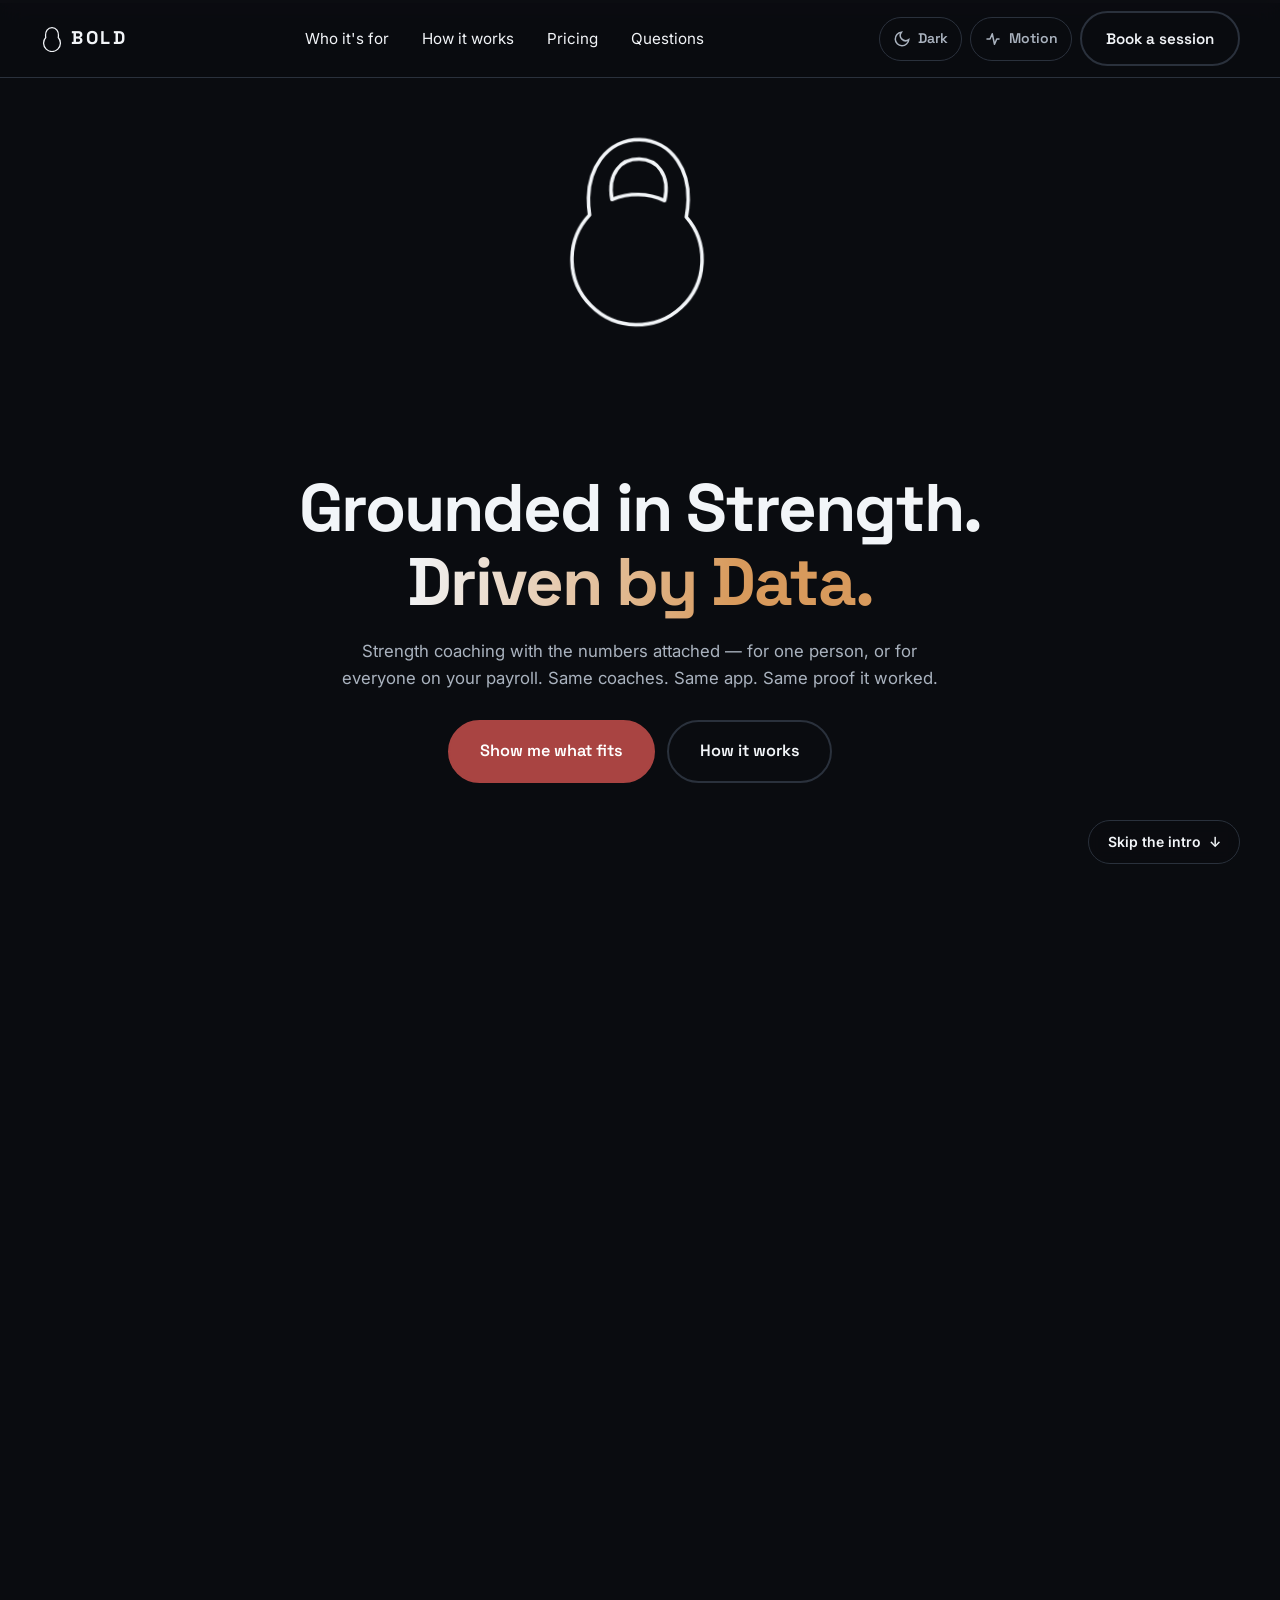
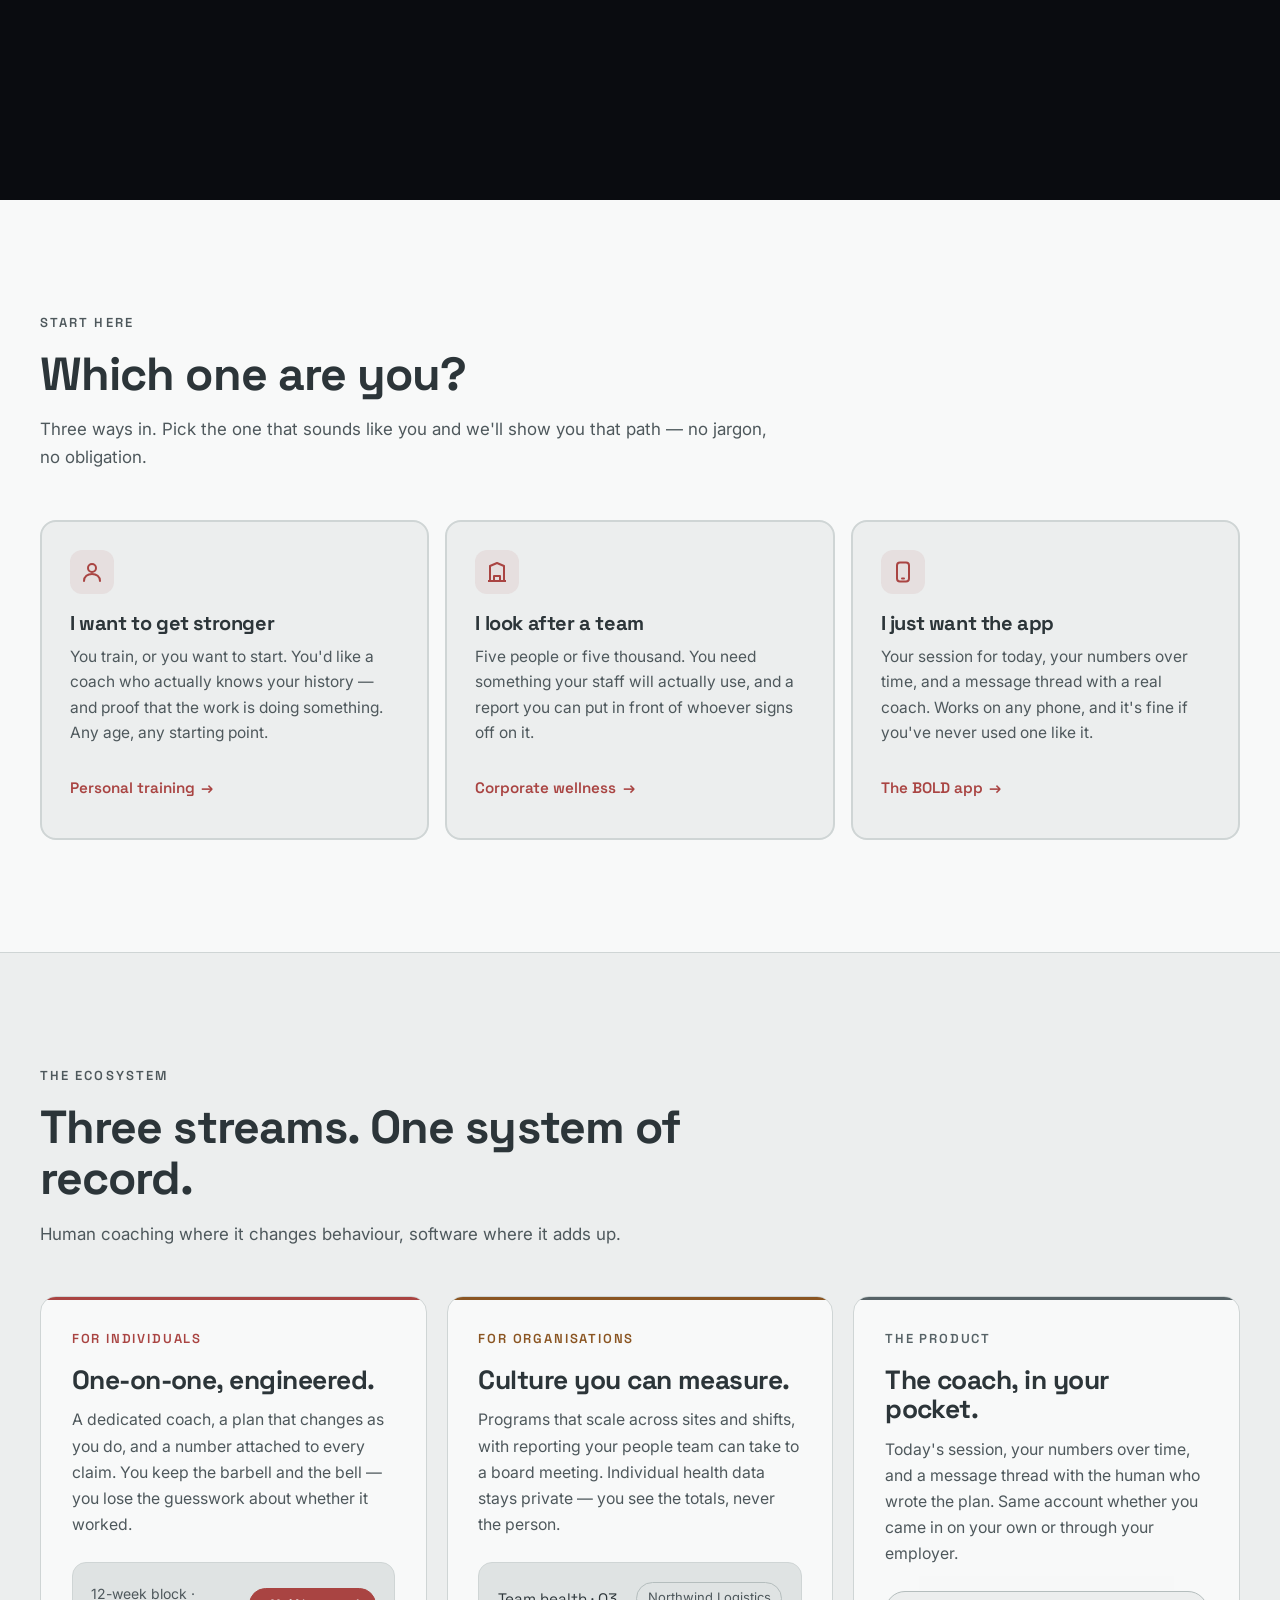
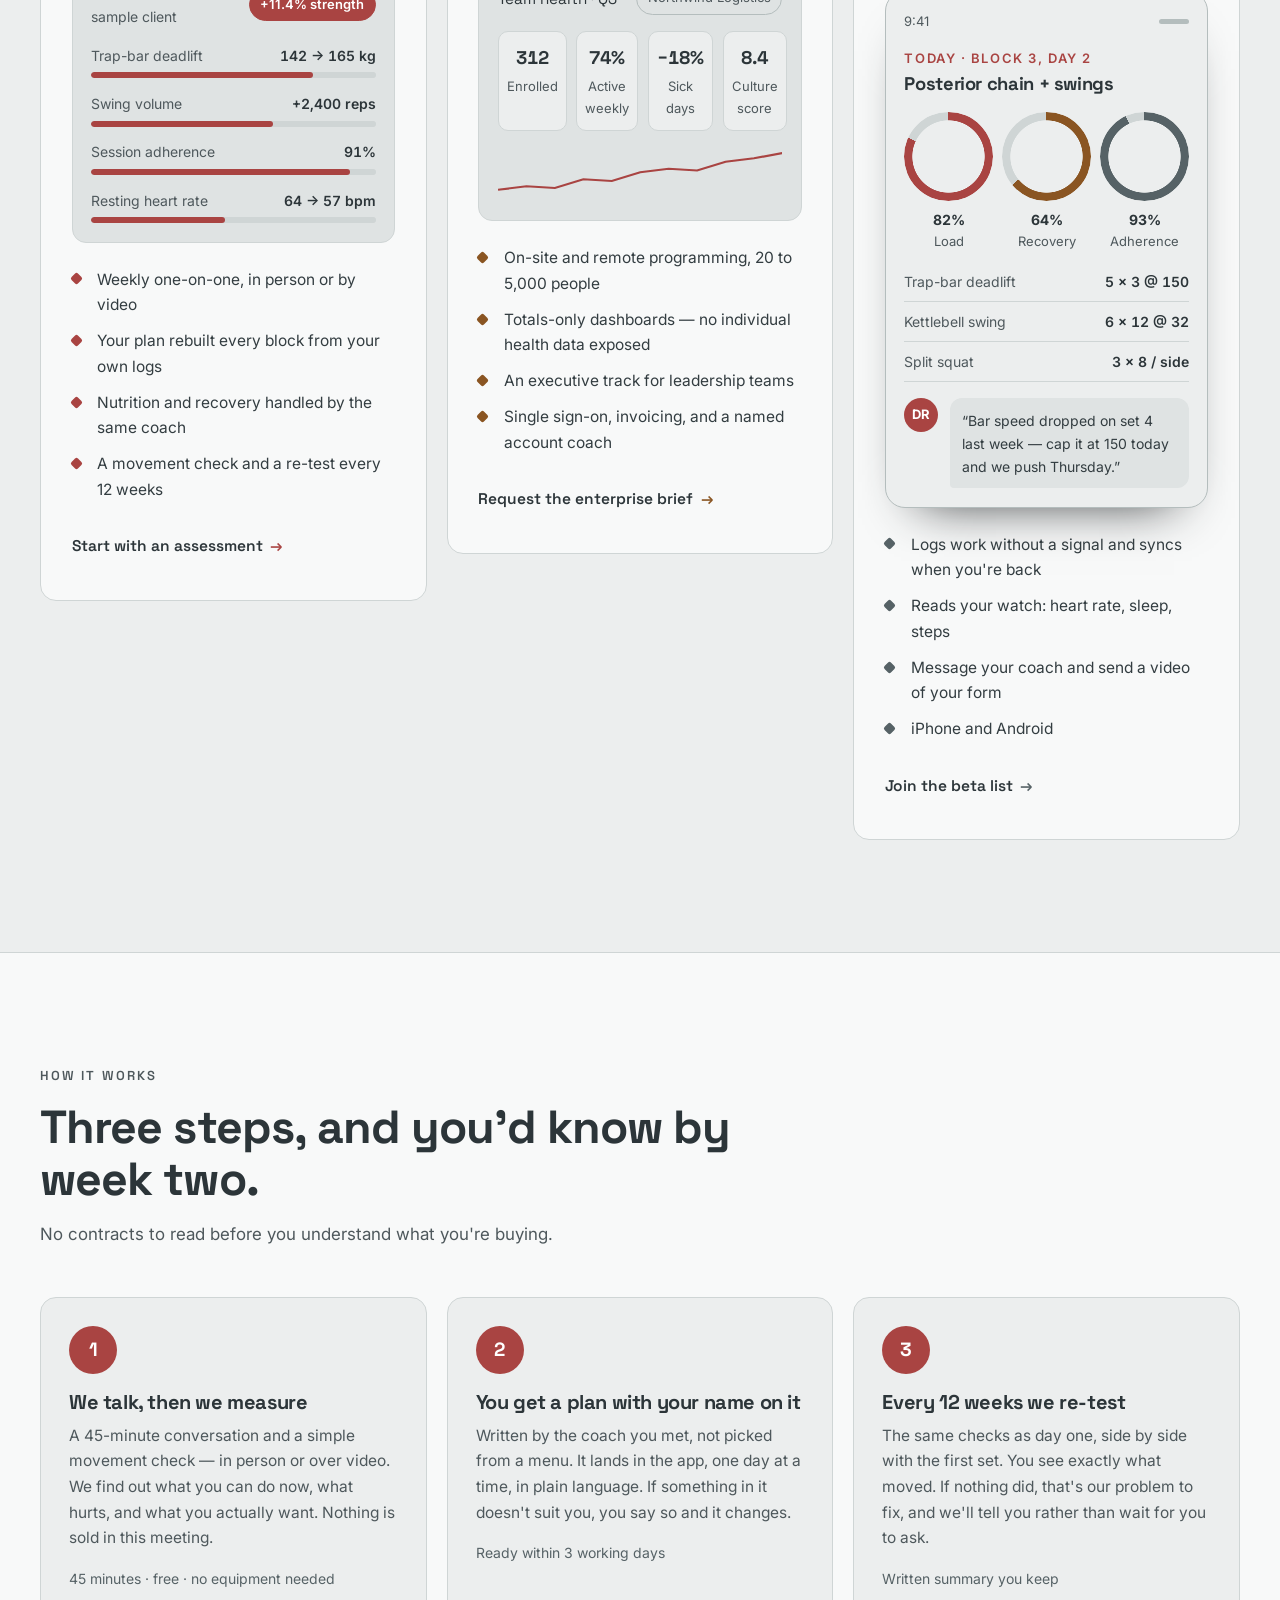
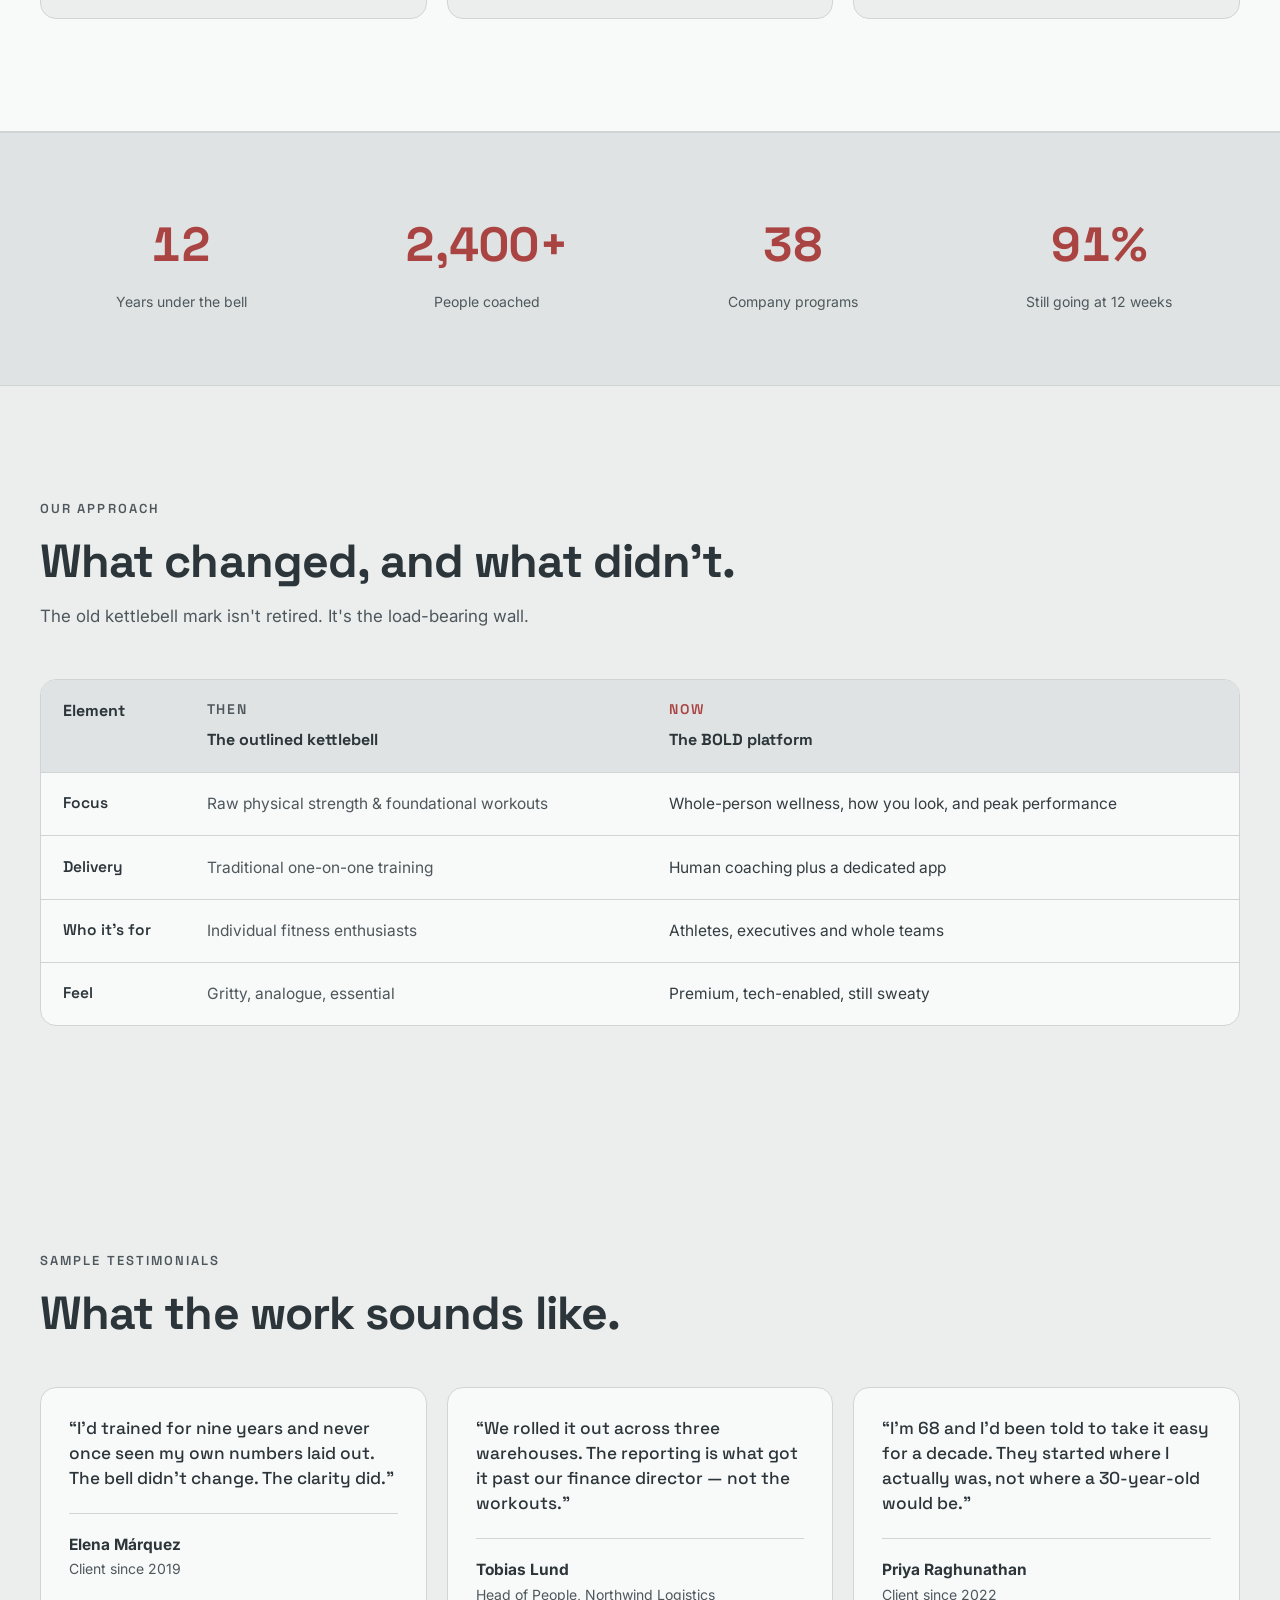
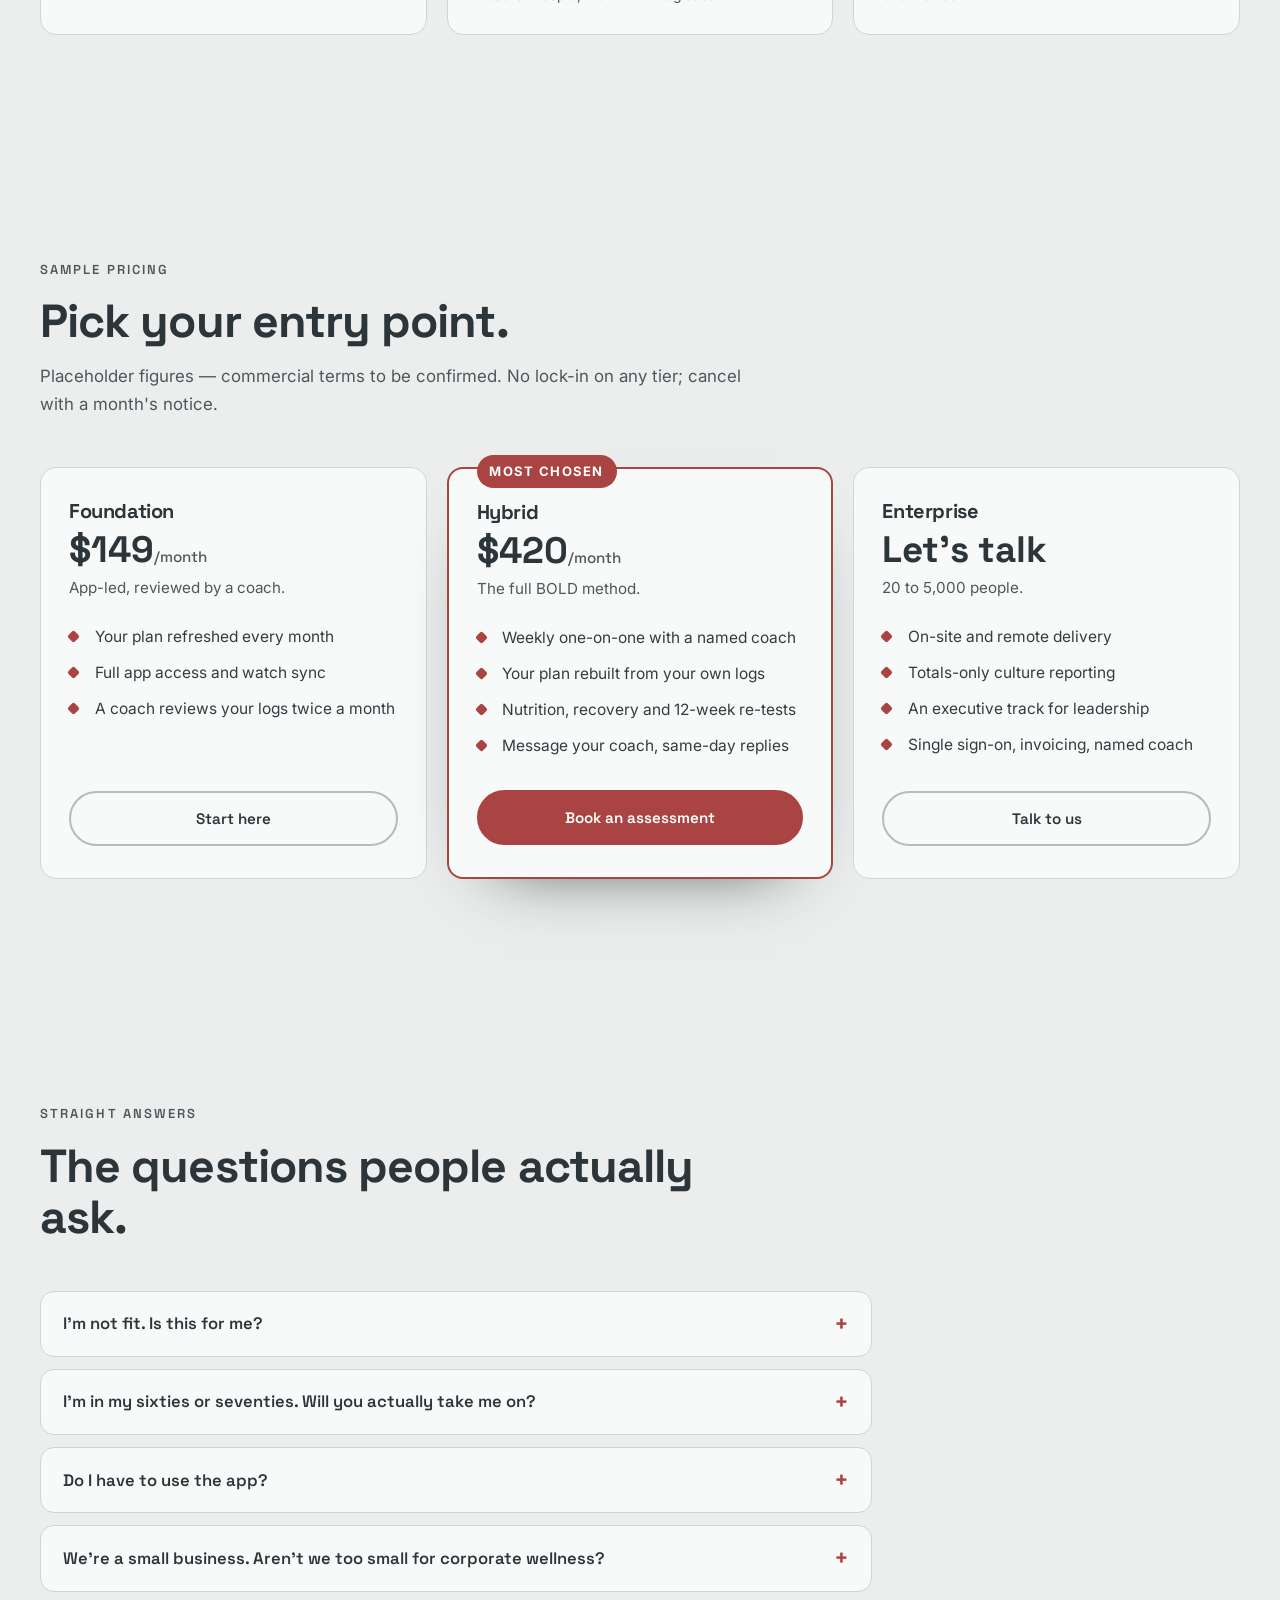
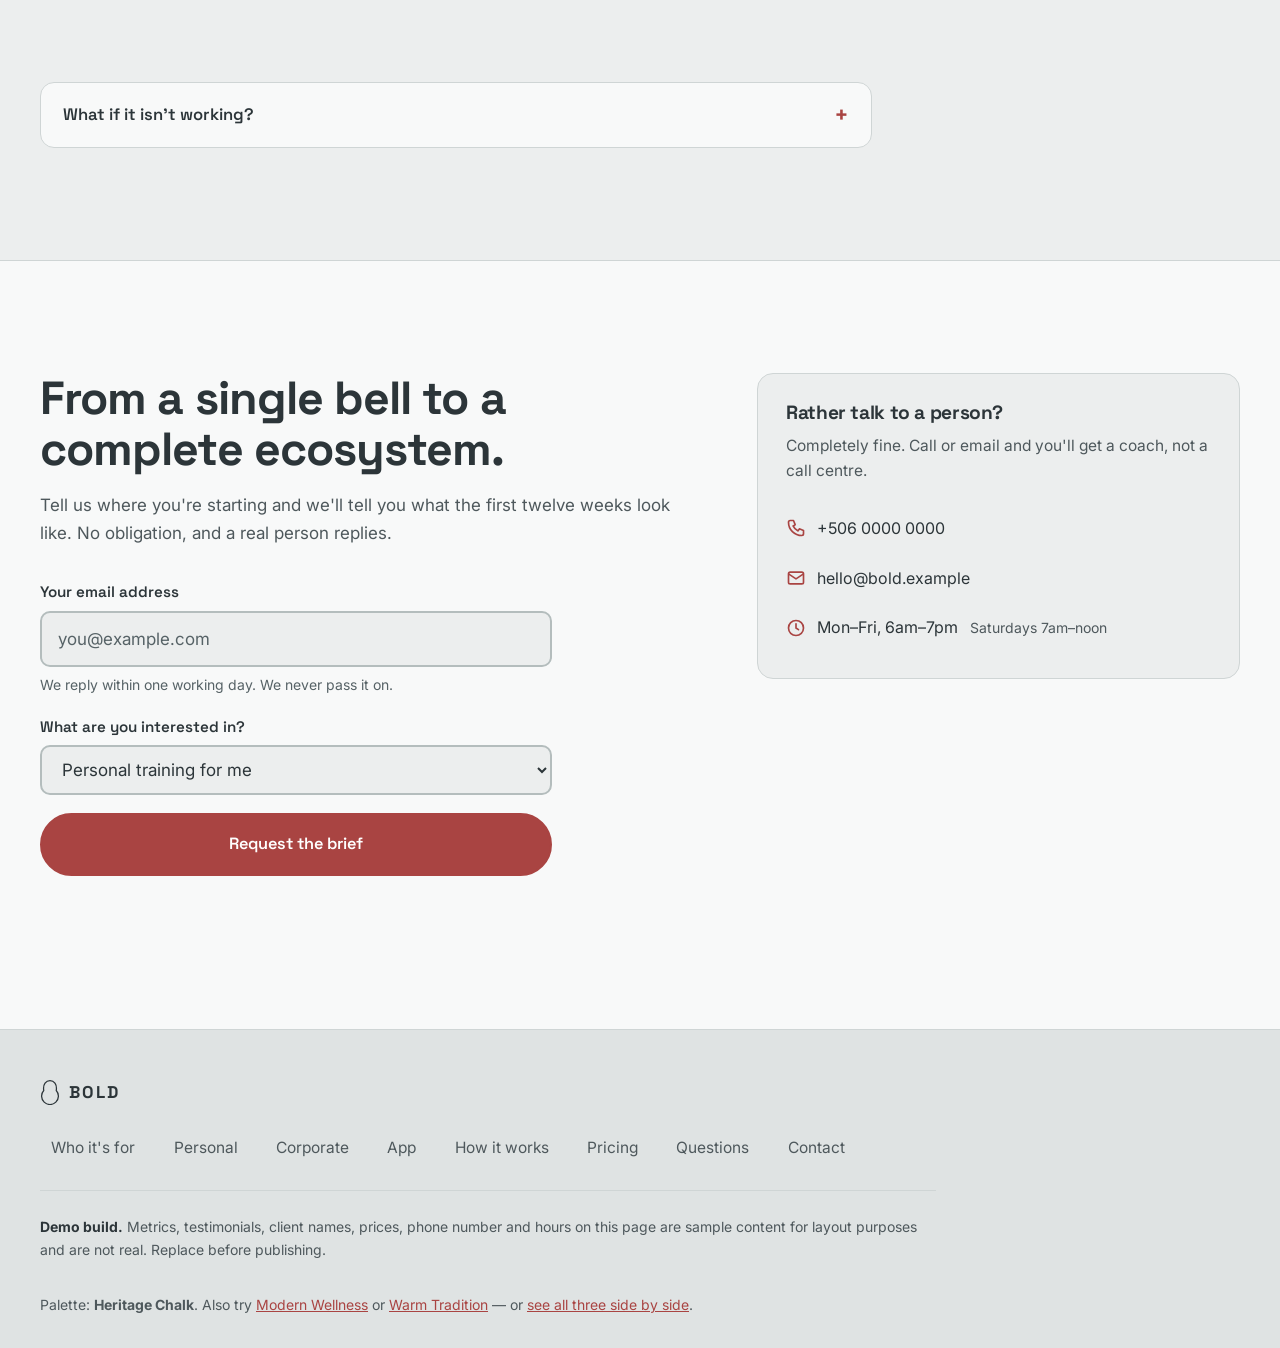
<file: heritage.html>
<!doctype html>
<html lang="en" data-palette="heritage" data-theme="light" data-motion="full">
<head>
<meta charset="utf-8">
<meta name="viewport" content="width=device-width, initial-scale=1">
<title>BOLD — Grounded in Strength (Heritage Chalk)</title>
<meta name="description" content="Strength coaching with the numbers attached. One-on-one training, corporate wellness programs, and an app that keeps both honest.">
<meta name="color-scheme" content="light dark">
<meta name="theme-color" content="#ECEEEE">
<link rel="icon" href="data:image/svg+xml,%3Csvg xmlns='http://www.w3.org/2000/svg' viewBox='12 16 176 228'%3E%3Cpath d='M45 116.5C36 62 66 30 100 30C134 30 164 62 155 116.5A74 74 0 1 1 45 116.5Z' fill='none' stroke='%23A94442' stroke-width='12'/%3E%3C/svg%3E">

<link rel="preconnect" href="https://fonts.googleapis.com">
<link rel="preconnect" href="https://fonts.gstatic.com" crossorigin>
<link rel="stylesheet" href="https://fonts.googleapis.com/css2?family=Space+Grotesk:wght@500;600;700&family=Inter:wght@400;500;600;700&display=swap">
<link rel="stylesheet" href="css/palettes.css">
<link rel="stylesheet" href="css/styles.css">

<script>
/* Runs before first paint so the chosen theme and motion mode never flash.
   Kept tiny and inline on purpose — a separate file would paint first. */
(function(){
  var d = document.documentElement;
  try {
    var t = localStorage.getItem('bold:theme');
    if (t !== 'light' && t !== 'dark') t = matchMedia('(prefers-color-scheme: dark)').matches ? 'dark' : 'light';
    d.setAttribute('data-theme', t);
    var m = localStorage.getItem('bold:motion');
    if (m !== 'full' && m !== 'reduced') m = matchMedia('(prefers-reduced-motion: reduce)').matches ? 'reduced' : 'full';
    d.setAttribute('data-motion', m);
  } catch (e) { d.setAttribute('data-theme','light'); }
})();
</script>
</head>
<body>

<a class="skip-link" href="#audience">Skip to the main content</a>

<!-- ============================ NAV ============================ -->
<header class="nav" id="nav">
  <a class="nav__brand" href="#top" aria-label="BOLD — home">
    <svg class="nav__glyph" viewBox="12 16 176 228" aria-hidden="true">
      <path d="M45 116.5C36 62 66 30 100 30C134 30 164 62 155 116.5A74 74 0 1 1 45 116.5Z" fill="none" stroke="currentColor" stroke-width="11" stroke-linejoin="round"/>
    </svg>
    <span class="nav__word">BOLD</span>
  </a>

  <nav class="nav__links" aria-label="Primary">
    <a href="#audience">Who it's for</a>
    <a href="#steps">How it works</a>
    <a href="#plans">Pricing</a>
    <a href="#faq">Questions</a>
  </nav>

  <div class="nav__actions">
    <button type="button" class="icon-btn theme-toggle" id="themeToggle" aria-pressed="false">
      <svg class="i-moon" viewBox="0 0 24 24" fill="none" stroke="currentColor" stroke-width="2" aria-hidden="true"><path d="M21 12.8A9 9 0 1 1 11.2 3a7 7 0 0 0 9.8 9.8Z"/></svg>
      <svg class="i-sun" viewBox="0 0 24 24" fill="none" stroke="currentColor" stroke-width="2" aria-hidden="true"><circle cx="12" cy="12" r="4.5"/><path d="M12 2v2M12 20v2M2 12h2M20 12h2M4.9 4.9l1.4 1.4M17.7 17.7l1.4 1.4M19.1 4.9l-1.4 1.4M6.3 17.7l-1.4 1.4" stroke-linecap="round"/></svg>
      <span class="icon-btn__label" id="themeLabel">Dark</span>
    </button>

    <button type="button" class="icon-btn motion-toggle" id="motionToggle" aria-pressed="true">
      <svg viewBox="0 0 24 24" fill="none" stroke="currentColor" stroke-width="2" aria-hidden="true"><path d="M4 12h4l3-7 3 14 3-7h3" stroke-linecap="round" stroke-linejoin="round"/></svg>
      <span class="icon-btn__label" id="motionLabel">Motion</span>
    </button>

    <a class="btn btn--ghost nav__cta" href="#contact">Book a session</a>

    <button type="button" class="icon-btn nav__burger" id="navBurger" aria-expanded="false" aria-controls="navPanel">
      <svg viewBox="0 0 24 24" fill="none" stroke="currentColor" stroke-width="2" aria-hidden="true"><path d="M4 7h16M4 12h16M4 17h16" stroke-linecap="round"/></svg>
      <span class="sr-only">Menu</span>
    </button>
  </div>
</header>

<div class="nav__panel" id="navPanel" data-open="false">
  <a href="#audience">Who it's for</a>
  <a href="#personal">Personal training</a>
  <a href="#corporate">Corporate wellness</a>
  <a href="#app">The app</a>
  <a href="#steps">How it works</a>
  <a href="#plans">Pricing</a>
  <a href="#faq">Questions</a>
  <a class="btn btn--primary" href="#contact">Book a session</a>
</div>

<!-- ====================== THE ARC OF POWER ======================
     Phases 1 → 2 → 3, scroll-scrubbed. Compressed from 460vh to
     200vh, and the headline now shrinks into a rail rather than
     disappearing, so there is never an animation with no words.
     ============================================================== -->
<section class="stage" id="stage" aria-label="Introduction animation">
  <div class="stage__sticky">
    <div class="stage__progress" aria-hidden="true"><i id="stageBar"></i></div>

    <div class="stage__tilt" id="stageTilt">
      <canvas class="stage__gl" id="gl" aria-hidden="true"></canvas>
      <canvas class="stage__trail" id="trail" aria-hidden="true"></canvas>

      <svg class="legacy-mark" id="legacyMark" viewBox="12 16 176 228" aria-hidden="true">
        <g fill="none" stroke="currentColor" stroke-width="4" stroke-linecap="round" stroke-linejoin="round">
          <path d="M45 116.5C36 62 66 30 100 30C134 30 164 62 155 116.5A74 74 0 1 1 45 116.5Z"/>
          <path d="M70 98.4C64 68 80 52 100 52C120 52 136 68 130 98.4A74 74 0 0 0 70 98.4Z"/>
        </g>
      </svg>

      <div class="stage__wipe" id="stageWipe" aria-hidden="true"></div>

      <svg class="streams" id="streams" viewBox="0 0 1000 1000" preserveAspectRatio="none" aria-hidden="true">
        <defs><linearGradient id="streamGrad" x1="0.5" y1="0" x2="0.5" y2="1">
          <stop offset="0" stop-color="rgb(var(--swing-trail))"/>
          <stop offset="0.5" stop-color="rgb(var(--swing-glow))"/>
          <stop offset="1" stop-color="rgb(var(--swing-glow))" stop-opacity=".25"/>
        </linearGradient></defs>
        <g fill="none" stroke="url(#streamGrad)" stroke-width="2.5" stroke-linecap="round" vector-effect="non-scaling-stroke">
          <path class="streams__path" pathLength="1" d="M560 300C560 540 300 640 150 980"/>
          <path class="streams__path" pathLength="1" d="M560 300C560 580 500 720 505 995"/>
          <path class="streams__path" pathLength="1" d="M560 300C560 540 800 640 855 980"/>
        </g>
      </svg>
    </div>

    <!-- the text stays stalled — it never inherits the bell's tilt/lean -->
    <div class="stage__layer stage__layer--hero" id="heroCopy">
      <h1 class="hero__title">Grounded in Strength.<br><em>Driven by Data.</em></h1>
      <p class="hero__sub">
        Strength coaching with the numbers attached — for one person, or for
        everyone on your payroll. Same coaches. Same app. Same proof it worked.
      </p>
      <div class="hero__actions">
        <a class="btn btn--primary btn--lg" href="#audience" id="exploreCta">Show me what fits</a>
        <a class="btn btn--ghost btn--lg" href="#steps">How it works</a>
      </div>
    </div>

    <div class="stage__layer stage__layer--hooks" aria-hidden="true">
      <p class="hook" data-hook="0">Every motion begins with momentum.</p>
      <p class="hook" data-hook="1">Iron built the foundation.<br>Intelligence scales the results.</p>
      <p class="hook" data-hook="2">From a single bell to a complete ecosystem.<br><strong>Welcome to BOLD.</strong></p>
    </div>

    <!-- named the instant each stream's line arrives — same three names
         the pillars section below uses, so this is a real fork, not three
         unlabeled squiggles -->
    <div class="stream-labels" aria-hidden="true">
      <span class="stream-label" data-stream="0">For individuals</span>
      <span class="stream-label" data-stream="1">The product</span>
      <span class="stream-label" data-stream="2">For organisations</span>
    </div>

    <!-- the headline never leaves: it shrinks into this rail -->
    <div class="hero-mini" id="heroMini" aria-hidden="true">
      <p class="hero-mini__title">Grounded in Strength. Driven by Data.</p>
      <p class="hero-mini__sub">Coaching for individuals, teams and whole companies.</p>
      <div class="hero-mini__actions">
        <a class="btn btn--primary" href="#audience" tabindex="-1">Show me what fits</a>
      </div>
    </div>

    <a class="stage__skip" href="#audience">Skip the intro <span aria-hidden="true">↓</span></a>
  </div>
</section>

<!-- ================= REDUCED-MOTION TWIN ================= -->
<section class="static-stage" id="stage-static" aria-label="Introduction">
  <div class="wrap">
    <h1 class="hero__title">Grounded in Strength. <em>Driven by Data.</em></h1>
    <p class="hero__sub">
      Strength coaching with the numbers attached — for one person, or for everyone
      on your payroll. Same coaches. Same app. Same proof it worked.
    </p>
    <div class="hero__actions">
      <a class="btn btn--primary btn--lg" href="#audience">Show me what fits</a>
      <a class="btn btn--ghost btn--lg" href="#steps">How it works</a>
    </div>

    <ol class="phases">
      <li class="phase phase--1">
        <div class="phase__art">
          <svg viewBox="12 16 176 228" aria-hidden="true"><g fill="none" stroke="currentColor" stroke-width="4" stroke-linecap="round" stroke-linejoin="round">
            <path d="M45 116.5C36 62 66 30 100 30C134 30 164 62 155 116.5A74 74 0 1 1 45 116.5Z"/>
            <path d="M70 98.4C64 68 80 52 100 52C120 52 136 68 130 98.4A74 74 0 0 0 70 98.4Z"/>
          </g></svg>
        </div>
        <p class="phase__step">Phase 01 · Foundation</p>
        <h2 class="phase__title">The outlined bell</h2>
        <p class="phase__body">One mark. Raw physical strength, foundational work, nothing decorative. This is where the practice starts and what everything after it is measured against.</p>
        <p class="phase__hook">“Every motion begins with momentum.”</p>
      </li>
      <li class="phase phase--2">
        <div class="phase__art">
          <svg viewBox="0 0 260 240" aria-hidden="true">
            <path d="M34 214C34 118 96 42 186 34" fill="none" stroke="currentColor" stroke-width="3" stroke-linecap="round" stroke-dasharray="1 9"/>
            <path d="M34 214C34 130 88 58 170 44" fill="none" stroke="currentColor" stroke-width="14" stroke-linecap="round" opacity=".18"/>
            <g transform="translate(132 4) scale(.38)" fill="none" stroke="currentColor" stroke-width="9" stroke-linecap="round" stroke-linejoin="round">
              <path d="M45 116.5C36 62 66 30 100 30C134 30 164 62 155 116.5A74 74 0 1 1 45 116.5Z"/>
              <path d="M70 98.4C64 68 80 52 100 52C120 52 136 68 130 98.4A74 74 0 0 0 70 98.4Z"/>
            </g>
          </svg>
        </div>
        <p class="phase__step">Phase 02 · The swing</p>
        <h2 class="phase__title">Momentum, traced</h2>
        <p class="phase__body">The bell takes on mass, depth and a path. The arc it burns into the screen is the energy transfer itself — load, drive, float, return.</p>
        <p class="phase__hook">“Iron built the foundation. Intelligence scales the results.”</p>
      </li>
      <li class="phase phase--3">
        <div class="phase__art">
          <svg viewBox="40 48 180 176" aria-hidden="true">
            <g stroke="currentColor" stroke-width="1.4" opacity=".6" fill="none">
              <path d="M60 120 128 74M128 74 196 118M60 120 96 176M96 176 168 168M168 168 196 118M128 74 132 132M132 132 96 176M132 132 168 168"/>
            </g>
            <g fill="currentColor">
              <circle cx="128" cy="74" r="6"/><circle cx="60" cy="120" r="4"/><circle cx="196" cy="118" r="4.5"/>
              <circle cx="96" cy="176" r="5"/><circle cx="168" cy="168" r="4"/><circle cx="132" cy="132" r="7"/>
            </g>
          </svg>
        </div>
        <p class="phase__step">Phase 03 · Impact</p>
        <h2 class="phase__title">Iron becomes intelligence</h2>
        <p class="phase__body">At peak elevation the bell resolves into data — reps, loads, recovery, adherence — and splits into three streams: personal coaching, corporate wellness, and the app that holds both.</p>
        <p class="phase__hook">“From a single bell to a complete ecosystem. Welcome to BOLD.”</p>
      </li>
    </ol>
  </div>
</section>

<main id="ecosystem">

  <!-- ============ WHO THIS IS FOR — the self-select ============ -->
  <section class="audience" id="audience" aria-labelledby="audience-title">
    <div class="wrap">
      <header class="section-head">
        <p class="eyebrow">Start here</p>
        <h2 class="section-title" id="audience-title">Which one are you?</h2>
        <p class="section-sub">Three ways in. Pick the one that sounds like you and we'll show you that path — no jargon, no obligation.</p>
      </header>
      <div class="audience__grid">
        <a class="who" href="#personal">
          <span class="who__icon" aria-hidden="true"><svg viewBox="0 0 24 24" fill="none" stroke="currentColor" stroke-width="2"><circle cx="12" cy="8" r="4"/><path d="M4 21c0-4.4 3.6-7 8-7s8 2.6 8 7" stroke-linecap="round"/></svg></span>
          <h3 class="who__title">I want to get stronger</h3>
          <p class="who__body">You train, or you want to start. You'd like a coach who actually knows your history — and proof that the work is doing something. Any age, any starting point.</p>
          <span class="who__go">Personal training</span>
        </a>
        <a class="who" href="#corporate">
          <span class="who__icon" aria-hidden="true"><svg viewBox="0 0 24 24" fill="none" stroke="currentColor" stroke-width="2"><path d="M3 21h18M5 21V6l7-3 7 3v15" stroke-linejoin="round"/><path d="M9 21v-5h6v5" stroke-linejoin="round"/></svg></span>
          <h3 class="who__title">I look after a team</h3>
          <p class="who__body">Five people or five thousand. You need something your staff will actually use, and a report you can put in front of whoever signs off on it.</p>
          <span class="who__go">Corporate wellness</span>
        </a>
        <a class="who" href="#app">
          <span class="who__icon" aria-hidden="true"><svg viewBox="0 0 24 24" fill="none" stroke="currentColor" stroke-width="2"><rect x="6" y="2.5" width="12" height="19" rx="3"/><path d="M11 18.5h2" stroke-linecap="round"/></svg></span>
          <h3 class="who__title">I just want the app</h3>
          <p class="who__body">Your session for today, your numbers over time, and a message thread with a real coach. Works on any phone, and it's fine if you've never used one like it.</p>
          <span class="who__go">The BOLD app</span>
        </a>
      </div>
    </div>
  </section>

  <!-- ============ THE THREE PILLARS ============ -->
  <section class="pillars" aria-labelledby="pillars-title">
    <div class="wrap">
      <header class="section-head">
        <p class="eyebrow">The ecosystem</p>
        <h2 class="section-title" id="pillars-title">Three streams. One system of record.</h2>
        <p class="section-sub">Human coaching where it changes behaviour, software where it adds up.</p>
      </header>

      <div class="pillars__grid">
        <article class="pillar pillar--b2c" id="personal">
          <p class="pillar__tag">For individuals</p>
          <h3 class="pillar__title">One-on-one, engineered.</h3>
          <p class="pillar__body">A dedicated coach, a plan that changes as you do, and a number attached to every claim. You keep the barbell and the bell — you lose the guesswork about whether it worked.</p>

          <!-- DEMO DATA: every figure in this card is fabricated for layout. -->
          <div class="transform-card" data-demo-copy="true">
            <div class="transform-card__head"><span>12-week block · sample client</span><span class="pill pill--accent">+11.4% strength</span></div>
            <div class="bars">
              <div class="bar"><span class="bar__label">Trap-bar deadlift</span><span class="bar__val">142 → 165 kg</span><span class="bar__track"><i style="--w:78%"></i></span></div>
              <div class="bar"><span class="bar__label">Swing volume</span><span class="bar__val">+2,400 reps</span><span class="bar__track"><i style="--w:64%"></i></span></div>
              <div class="bar"><span class="bar__label">Session adherence</span><span class="bar__val">91%</span><span class="bar__track"><i style="--w:91%"></i></span></div>
              <div class="bar"><span class="bar__label">Resting heart rate</span><span class="bar__val">64 → 57 bpm</span><span class="bar__track"><i style="--w:47%"></i></span></div>
            </div>
          </div>

          <ul class="ticks">
            <li>Weekly one-on-one, in person or by video</li>
            <li>Your plan rebuilt every block from your own logs</li>
            <li>Nutrition and recovery handled by the same coach</li>
            <li>A movement check and a re-test every 12 weeks</li>
          </ul>
          <a class="link-arrow" href="#contact">Start with an assessment</a>
        </article>

        <article class="pillar pillar--b2b" id="corporate">
          <p class="pillar__tag">For organisations</p>
          <h3 class="pillar__title">Culture you can measure.</h3>
          <p class="pillar__body">Programs that scale across sites and shifts, with reporting your people team can take to a board meeting. Individual health data stays private — you see the totals, never the person.</p>

          <!-- DEMO DATA: every metric in this dashboard mock is fabricated. -->
          <div class="dash" data-demo-copy="true">
            <div class="dash__head"><span class="dash__title">Team health · Q3</span><span class="pill">Northwind Logistics</span></div>
            <div class="dash__grid">
              <div class="stat"><span class="stat__num">312</span><span class="stat__lab">Enrolled</span></div>
              <div class="stat"><span class="stat__num">74%</span><span class="stat__lab">Active weekly</span></div>
              <div class="stat"><span class="stat__num">−18%</span><span class="stat__lab">Sick days</span></div>
              <div class="stat"><span class="stat__num">8.4</span><span class="stat__lab">Culture score</span></div>
            </div>
            <div class="spark" aria-hidden="true">
              <svg viewBox="0 0 300 64" preserveAspectRatio="none">
                <path d="M0 50 L30 46 L60 48 L90 38 L120 40 L150 30 L180 26 L210 28 L240 18 L270 14 L300 8" fill="none" stroke="var(--accent)" stroke-width="2.5"/>
              </svg>
            </div>
          </div>

          <ul class="ticks">
            <li>On-site and remote programming, 20 to 5,000 people</li>
            <li>Totals-only dashboards — no individual health data exposed</li>
            <li>An executive track for leadership teams</li>
            <li>Single sign-on, invoicing, and a named account coach</li>
          </ul>
          <a class="link-arrow" href="#contact">Request the enterprise brief</a>
        </article>

        <article class="pillar pillar--app" id="app">
          <p class="pillar__tag">The product</p>
          <h3 class="pillar__title">The coach, in your pocket.</h3>
          <p class="pillar__body">Today's session, your numbers over time, and a message thread with the human who wrote the plan. Same account whether you came in on your own or through your employer.</p>

          <!-- DEMO DATA: the preview shows fabricated sessions, metrics and messages. -->
          <div class="phone" data-demo-copy="true" aria-label="BOLD app preview">
            <div class="phone__glass">
              <div class="phone__bar"><span>9:41</span><span class="phone__dots" aria-hidden="true"></span></div>
              <p class="phone__greet">Today · Block 3, Day 2</p>
              <h4 class="phone__session">Posterior chain + swings</h4>
              <div class="rings">
                <div class="ring" style="--p:.82"><span>82%</span><small>Load</small></div>
                <div class="ring ring--alt" style="--p:.64"><span>64%</span><small>Recovery</small></div>
                <div class="ring ring--third" style="--p:.93"><span>93%</span><small>Adherence</small></div>
              </div>
              <ul class="phone__list">
                <li><span>Trap-bar deadlift</span><span>5 × 3 @ 150</span></li>
                <li><span>Kettlebell swing</span><span>6 × 12 @ 32</span></li>
                <li><span>Split squat</span><span>3 × 8 / side</span></li>
              </ul>
              <div class="phone__msg">
                <span class="avatar" aria-hidden="true">DR</span>
                <p>“Bar speed dropped on set 4 last week — cap it at 150 today and we push Thursday.”</p>
              </div>
            </div>
          </div>

          <ul class="ticks">
            <li>Logs work without a signal and syncs when you're back</li>
            <li>Reads your watch: heart rate, sleep, steps</li>
            <li>Message your coach and send a video of your form</li>
            <li>iPhone and Android</li>
          </ul>
          <a class="link-arrow" href="#contact">Join the beta list</a>
        </article>
      </div>
    </div>
  </section>

  <!-- ============ HOW IT WORKS ============ -->
  <section class="steps" id="steps" aria-labelledby="steps-title">
    <div class="wrap">
      <header class="section-head">
        <p class="eyebrow">How it works</p>
        <h2 class="section-title" id="steps-title">Three steps, and you'd know by week two.</h2>
        <p class="section-sub">No contracts to read before you understand what you're buying.</p>
      </header>
      <ol class="steps__grid" style="list-style:none;padding:0;margin:0">
        <li class="step">
          <span class="step__n" aria-hidden="true">1</span>
          <h3 class="step__title">We talk, then we measure</h3>
          <p class="step__body">A 45-minute conversation and a simple movement check — in person or over video. We find out what you can do now, what hurts, and what you actually want. Nothing is sold in this meeting.</p>
          <p class="step__meta">45 minutes · free · no equipment needed</p>
        </li>
        <li class="step">
          <span class="step__n" aria-hidden="true">2</span>
          <h3 class="step__title">You get a plan with your name on it</h3>
          <p class="step__body">Written by the coach you met, not picked from a menu. It lands in the app, one day at a time, in plain language. If something in it doesn't suit you, you say so and it changes.</p>
          <p class="step__meta">Ready within 3 working days</p>
        </li>
        <li class="step">
          <span class="step__n" aria-hidden="true">3</span>
          <h3 class="step__title">Every 12 weeks we re-test</h3>
          <p class="step__body">The same checks as day one, side by side with the first set. You see exactly what moved. If nothing did, that's our problem to fix, and we'll tell you rather than wait for you to ask.</p>
          <p class="step__meta">Written summary you keep</p>
        </li>
      </ol>
    </div>
  </section>

  <!-- DEMO DATA: all four figures are fabricated placeholders. -->
  <section class="metrics" aria-label="BOLD by the numbers" data-demo-copy="true">
    <div class="wrap metrics__grid">
      <div class="metric"><span class="metric__num">12</span><span class="metric__lab">Years under the bell</span></div>
      <div class="metric"><span class="metric__num">2,400+</span><span class="metric__lab">People coached</span></div>
      <div class="metric"><span class="metric__num">38</span><span class="metric__lab">Company programs</span></div>
      <div class="metric"><span class="metric__num">91%</span><span class="metric__lab">Still going at 12 weeks</span></div>
    </div>
  </section>

  <!-- ============ POSITIONING MATRIX ============ -->
  <section class="matrix" id="matrix" aria-labelledby="matrix-title">
    <div class="wrap">
      <header class="section-head">
        <p class="eyebrow">Our approach</p>
        <h2 class="section-title" id="matrix-title">What changed, and what didn't.</h2>
        <p class="section-sub">The old kettlebell mark isn't retired. It's the load-bearing wall.</p>
      </header>

      <div class="matrix__scroll">
        <table class="matrix__table">
          <caption class="sr-only">Legacy positioning compared with the BOLD platform</caption>
          <thead><tr>
            <th scope="col">Element</th>
            <th scope="col"><span class="col-tag col-tag--legacy">Then</span> The outlined kettlebell</th>
            <th scope="col"><span class="col-tag col-tag--bold">Now</span> The BOLD platform</th>
          </tr></thead>
          <tbody>
            <tr><th scope="row">Focus</th><td>Raw physical strength &amp; foundational workouts</td><td>Whole-person wellness, how you look, and peak performance</td></tr>
            <tr><th scope="row">Delivery</th><td>Traditional one-on-one training</td><td>Human coaching plus a dedicated app</td></tr>
            <tr><th scope="row">Who it's for</th><td>Individual fitness enthusiasts</td><td>Athletes, executives and whole teams</td></tr>
            <tr><th scope="row">Feel</th><td>Gritty, analogue, essential</td><td>Premium, tech-enabled, still sweaty</td></tr>
          </tbody>
        </table>
      </div>

      <!-- under 760px the same content stops being a sideways scroller -->
      <div class="matrix__cards">
        <div class="mcard"><p class="mcard__el">Focus</p>
          <div class="mcard__row mcard__row--legacy"><span class="mcard__tag">Then</span><span class="mcard__val">Raw physical strength &amp; foundational workouts</span></div>
          <div class="mcard__row mcard__row--bold"><span class="mcard__tag">Now</span><span class="mcard__val">Whole-person wellness, how you look, and peak performance</span></div></div>
        <div class="mcard"><p class="mcard__el">Delivery</p>
          <div class="mcard__row mcard__row--legacy"><span class="mcard__tag">Then</span><span class="mcard__val">Traditional one-on-one training</span></div>
          <div class="mcard__row mcard__row--bold"><span class="mcard__tag">Now</span><span class="mcard__val">Human coaching plus a dedicated app</span></div></div>
        <div class="mcard"><p class="mcard__el">Who it's for</p>
          <div class="mcard__row mcard__row--legacy"><span class="mcard__tag">Then</span><span class="mcard__val">Individual fitness enthusiasts</span></div>
          <div class="mcard__row mcard__row--bold"><span class="mcard__tag">Now</span><span class="mcard__val">Athletes, executives and whole teams</span></div></div>
        <div class="mcard"><p class="mcard__el">Feel</p>
          <div class="mcard__row mcard__row--legacy"><span class="mcard__tag">Then</span><span class="mcard__val">Gritty, analogue, essential</span></div>
          <div class="mcard__row mcard__row--bold"><span class="mcard__tag">Now</span><span class="mcard__val">Premium, tech-enabled, still sweaty</span></div></div>
      </div>
    </div>
  </section>

  <!-- DEMO DATA: all three quotes, names, roles and companies are fabricated.
       Sample copy for layout only — replace with real, permissioned
       testimonials or delete the section before publishing. -->
  <section class="voices" aria-labelledby="voices-title" data-demo-copy="true">
    <div class="wrap">
      <header class="section-head">
        <p class="eyebrow">Sample testimonials</p>
        <h2 class="section-title" id="voices-title">What the work sounds like.</h2>
      </header>
      <div class="voices__grid">
        <figure class="voice">
          <blockquote>“I'd trained for nine years and never once seen my own numbers laid out. The bell didn't change. The clarity did.”</blockquote>
          <figcaption><strong>Elena Márquez</strong><span>Client since 2019</span></figcaption>
        </figure>
        <figure class="voice">
          <blockquote>“We rolled it out across three warehouses. The reporting is what got it past our finance director — not the workouts.”</blockquote>
          <figcaption><strong>Tobias Lund</strong><span>Head of People, Northwind Logistics</span></figcaption>
        </figure>
        <figure class="voice">
          <blockquote>“I'm 68 and I'd been told to take it easy for a decade. They started where I actually was, not where a 30-year-old would be.”</blockquote>
          <figcaption><strong>Priya Raghunathan</strong><span>Client since 2022</span></figcaption>
        </figure>
      </div>
    </div>
  </section>

  <!-- DEMO DATA: every price, inclusion and seat count is fabricated. -->
  <section class="plans" id="plans" aria-labelledby="plans-title" data-demo-copy="true">
    <div class="wrap">
      <header class="section-head">
        <p class="eyebrow">Sample pricing</p>
        <h2 class="section-title" id="plans-title">Pick your entry point.</h2>
        <p class="section-sub">Placeholder figures — commercial terms to be confirmed. No lock-in on any tier; cancel with a month's notice.</p>
      </header>
      <div class="plans__grid">
        <article class="plan">
          <h3 class="plan__name">Foundation</h3>
          <p class="plan__price">$149<span>/month</span></p>
          <p class="plan__note">App-led, reviewed by a coach.</p>
          <ul class="ticks">
            <li>Your plan refreshed every month</li>
            <li>Full app access and watch sync</li>
            <li>A coach reviews your logs twice a month</li>
          </ul>
          <a class="btn btn--ghost btn--block" href="#contact">Start here</a>
        </article>
        <article class="plan plan--featured">
          <span class="plan__flag">Most chosen</span>
          <h3 class="plan__name">Hybrid</h3>
          <p class="plan__price">$420<span>/month</span></p>
          <p class="plan__note">The full BOLD method.</p>
          <ul class="ticks">
            <li>Weekly one-on-one with a named coach</li>
            <li>Your plan rebuilt from your own logs</li>
            <li>Nutrition, recovery and 12-week re-tests</li>
            <li>Message your coach, same-day replies</li>
          </ul>
          <a class="btn btn--primary btn--block" href="#contact">Book an assessment</a>
        </article>
        <article class="plan">
          <h3 class="plan__name">Enterprise</h3>
          <p class="plan__price">Let's talk</p>
          <p class="plan__note">20 to 5,000 people.</p>
          <ul class="ticks">
            <li>On-site and remote delivery</li>
            <li>Totals-only culture reporting</li>
            <li>An executive track for leadership</li>
            <li>Single sign-on, invoicing, named coach</li>
          </ul>
          <a class="btn btn--ghost btn--block" href="#contact">Talk to us</a>
        </article>
      </div>
    </div>
  </section>

  <!-- ============ FAQ ============ -->
  <section class="faq" id="faq" aria-labelledby="faq-title">
    <div class="wrap">
      <header class="section-head">
        <p class="eyebrow">Straight answers</p>
        <h2 class="section-title" id="faq-title">The questions people actually ask.</h2>
      </header>
      <div class="faq__list">
        <details class="qa"><summary>I'm not fit. Is this for me?</summary>
          <div class="qa__a"><p>Yes, and it's most of who we see. The first session measures where you are now — not where anyone thinks you should be. Plenty of people start unable to do a single unassisted squat, and the plan is built from that, honestly.</p></div></details>
        <details class="qa"><summary>I'm in my sixties or seventies. Will you actually take me on?</summary>
          <div class="qa__a"><p>Yes. Strength training matters more with age, not less, and the movement check exists precisely so the plan respects your joints, your history and any medication you're on. Bring your doctor's advice and we'll work inside it.</p></div></details>
        <details class="qa"><summary>Do I have to use the app?</summary>
          <div class="qa__a"><p>No. It makes things easier, and we'll sit with you once to set it up, but a printed plan and a phone call works too. Nobody gets dropped for not being technical.</p></div></details>
        <details class="qa"><summary>We're a small business. Aren't we too small for corporate wellness?</summary>
          <div class="qa__a"><p>Our smallest program is five people. Small teams are usually easier — one session a week in whatever space you have, and a one-page summary each quarter. You do not need an HR department to do this.</p></div></details>
        <details class="qa"><summary>As an employer, do I get to see my staff's health data?</summary>
          <div class="qa__a"><p>No, and that's deliberate. You see participation and totals across the group. Individual results belong to the individual. It's the part that gets programs approved and the part that keeps people signing up.</p></div></details>
        <details class="qa"><summary>What if it isn't working?</summary>
          <div class="qa__a"><p>The 12-week re-test is designed to catch that in writing. If the numbers haven't moved we say so first, and we either change the approach or help you find something that fits better. There's no lock-in on any tier.</p></div></details>
      </div>
    </div>
  </section>

  <!-- ============ CTA + HUMAN CONTACT ============ -->
  <section class="cta" id="contact" aria-labelledby="cta-title">
    <div class="wrap cta__grid">
      <div class="cta__inner">
        <h2 class="cta__title" id="cta-title">From a single bell to a complete ecosystem.</h2>
        <p class="cta__sub">Tell us where you're starting and we'll tell you what the first twelve weeks look like. No obligation, and a real person replies.</p>

        <form class="cta__form" id="ctaForm" novalidate>
          <div class="field">
            <label for="email">Your email address</label>
            <input id="email" name="email" type="email" inputmode="email" autocomplete="email" placeholder="you@example.com" required aria-describedby="emailHint">
            <span class="hint" id="emailHint">We reply within one working day. We never pass it on.</span>
          </div>
          <div class="field">
            <label for="track">What are you interested in?</label>
            <select id="track" name="track">
              <option value="b2c">Personal training for me</option>
              <option value="b2b">A program for my team or company</option>
              <option value="app">Just the app</option>
              <option value="unsure">I'm not sure yet</option>
            </select>
          </div>
          <button class="btn btn--primary btn--lg" type="submit">Request the brief</button>
          <p class="cta__status" id="ctaStatus" role="status" aria-live="polite"></p>
        </form>
        <!-- NOTE: front-end demo only — not wired to any backend. -->
      </div>

      <div class="contact-card">
        <h3>Rather talk to a person?</h3>
        <p>Completely fine. Call or email and you'll get a coach, not a call centre.</p>
        <!-- DEMO DATA: phone number, email address and hours are placeholders. -->
        <ul class="contact-list" data-demo-copy="true">
          <li><a href="tel:+50600000000"><svg viewBox="0 0 24 24" fill="none" stroke="currentColor" stroke-width="2" aria-hidden="true"><path d="M5 3h4l2 5-2.5 1.5a12 12 0 0 0 6 6L16 13l5 2v4a2 2 0 0 1-2 2A16 16 0 0 1 3 5a2 2 0 0 1 2-2Z" stroke-linejoin="round"/></svg>+506 0000 0000</a></li>
          <li><a href="mailto:hello@bold.example"><svg viewBox="0 0 24 24" fill="none" stroke="currentColor" stroke-width="2" aria-hidden="true"><rect x="3" y="5" width="18" height="14" rx="2"/><path d="m3 7 9 6 9-6" stroke-linejoin="round"/></svg>hello@bold.example</a></li>
          <li><span><svg viewBox="0 0 24 24" fill="none" stroke="currentColor" stroke-width="2" aria-hidden="true"><circle cx="12" cy="12" r="9"/><path d="M12 7v5l3 2" stroke-linecap="round"/></svg><span>Mon–Fri, 6am–7pm<br><span class="muted">Saturdays 7am–noon</span></span></span></li>
        </ul>
      </div>
    </div>
  </section>

  <footer class="foot">
    <div class="wrap foot__inner">
      <div class="foot__brand">
        <svg class="nav__glyph" viewBox="12 16 176 228" aria-hidden="true">
          <path d="M45 116.5C36 62 66 30 100 30C134 30 164 62 155 116.5A74 74 0 1 1 45 116.5Z" fill="none" stroke="currentColor" stroke-width="11" stroke-linejoin="round"/>
        </svg>
        <span>BOLD</span>
      </div>
      <nav class="foot__links" aria-label="Footer">
        <a href="#audience">Who it's for</a><a href="#personal">Personal</a><a href="#corporate">Corporate</a>
        <a href="#app">App</a><a href="#steps">How it works</a><a href="#plans">Pricing</a>
        <a href="#faq">Questions</a><a href="#contact">Contact</a>
      </nav>
      <p class="foot__note">
        <strong>Demo build.</strong> Metrics, testimonials, client names, prices, phone number
        and hours on this page are sample content for layout purposes and are not real.
        Replace before publishing.
      </p>
      <p class="palette-note">
        Palette: <strong>Heritage Chalk</strong>. Also try <a href="index.html">Modern Wellness</a> or <a href="tradition.html">Warm Tradition</a> — or
        <a href="compare.html">see all three side by side</a>.
      </p>
    </div>
  </footer>
</main>

<script src="js/main.js"></script>
</body>
</html>
</file>
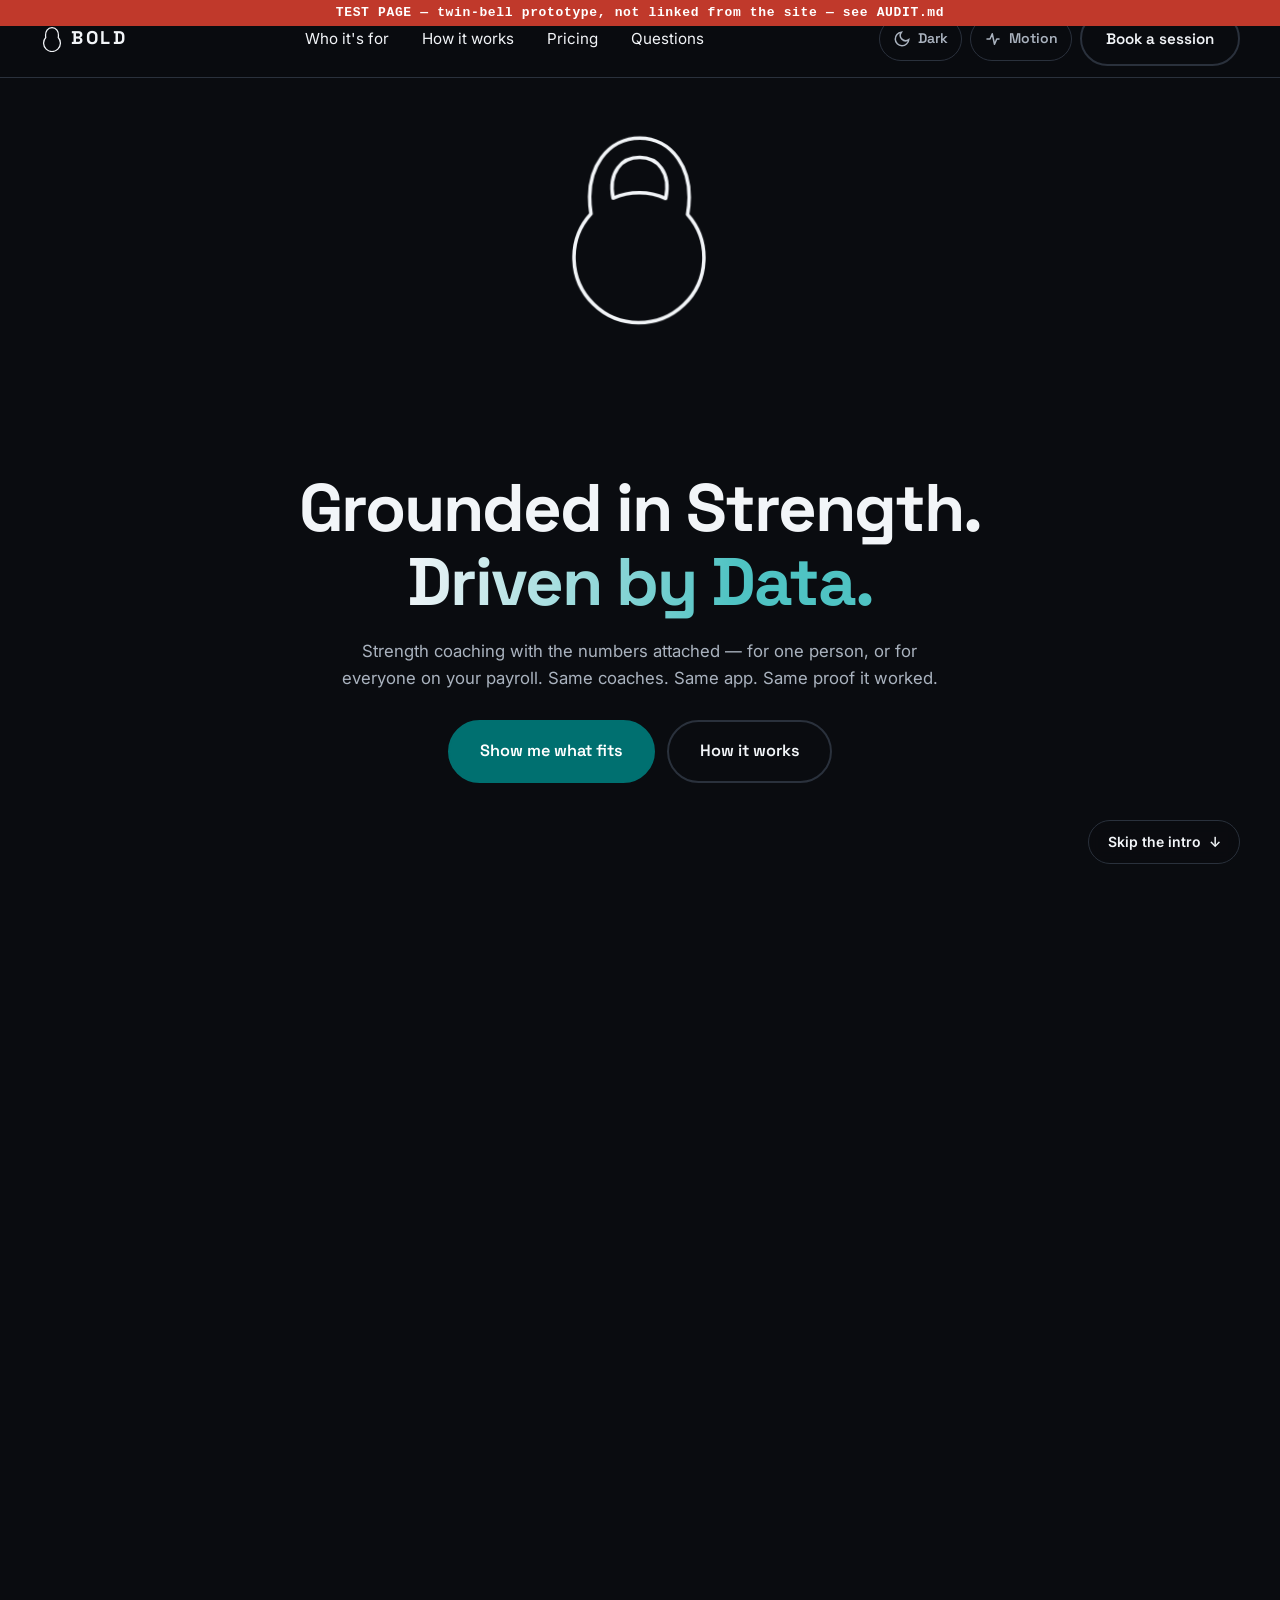
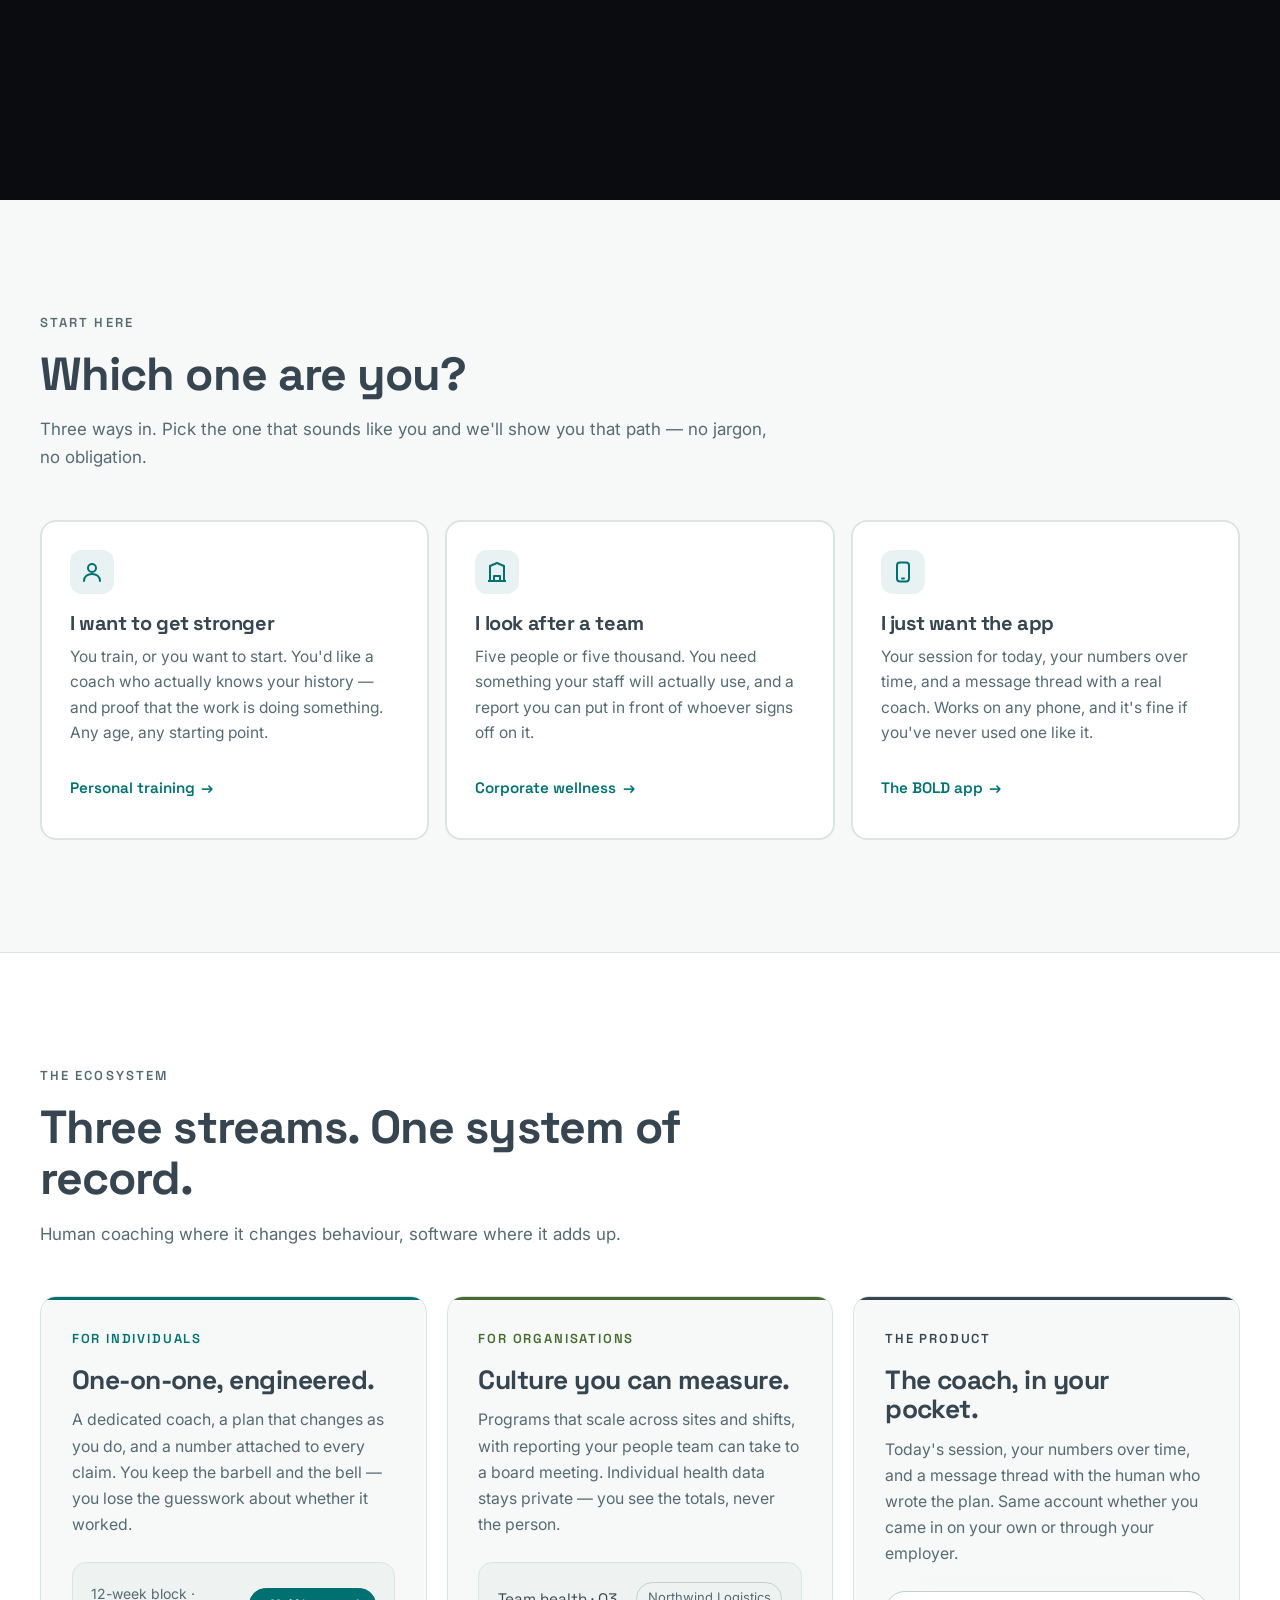
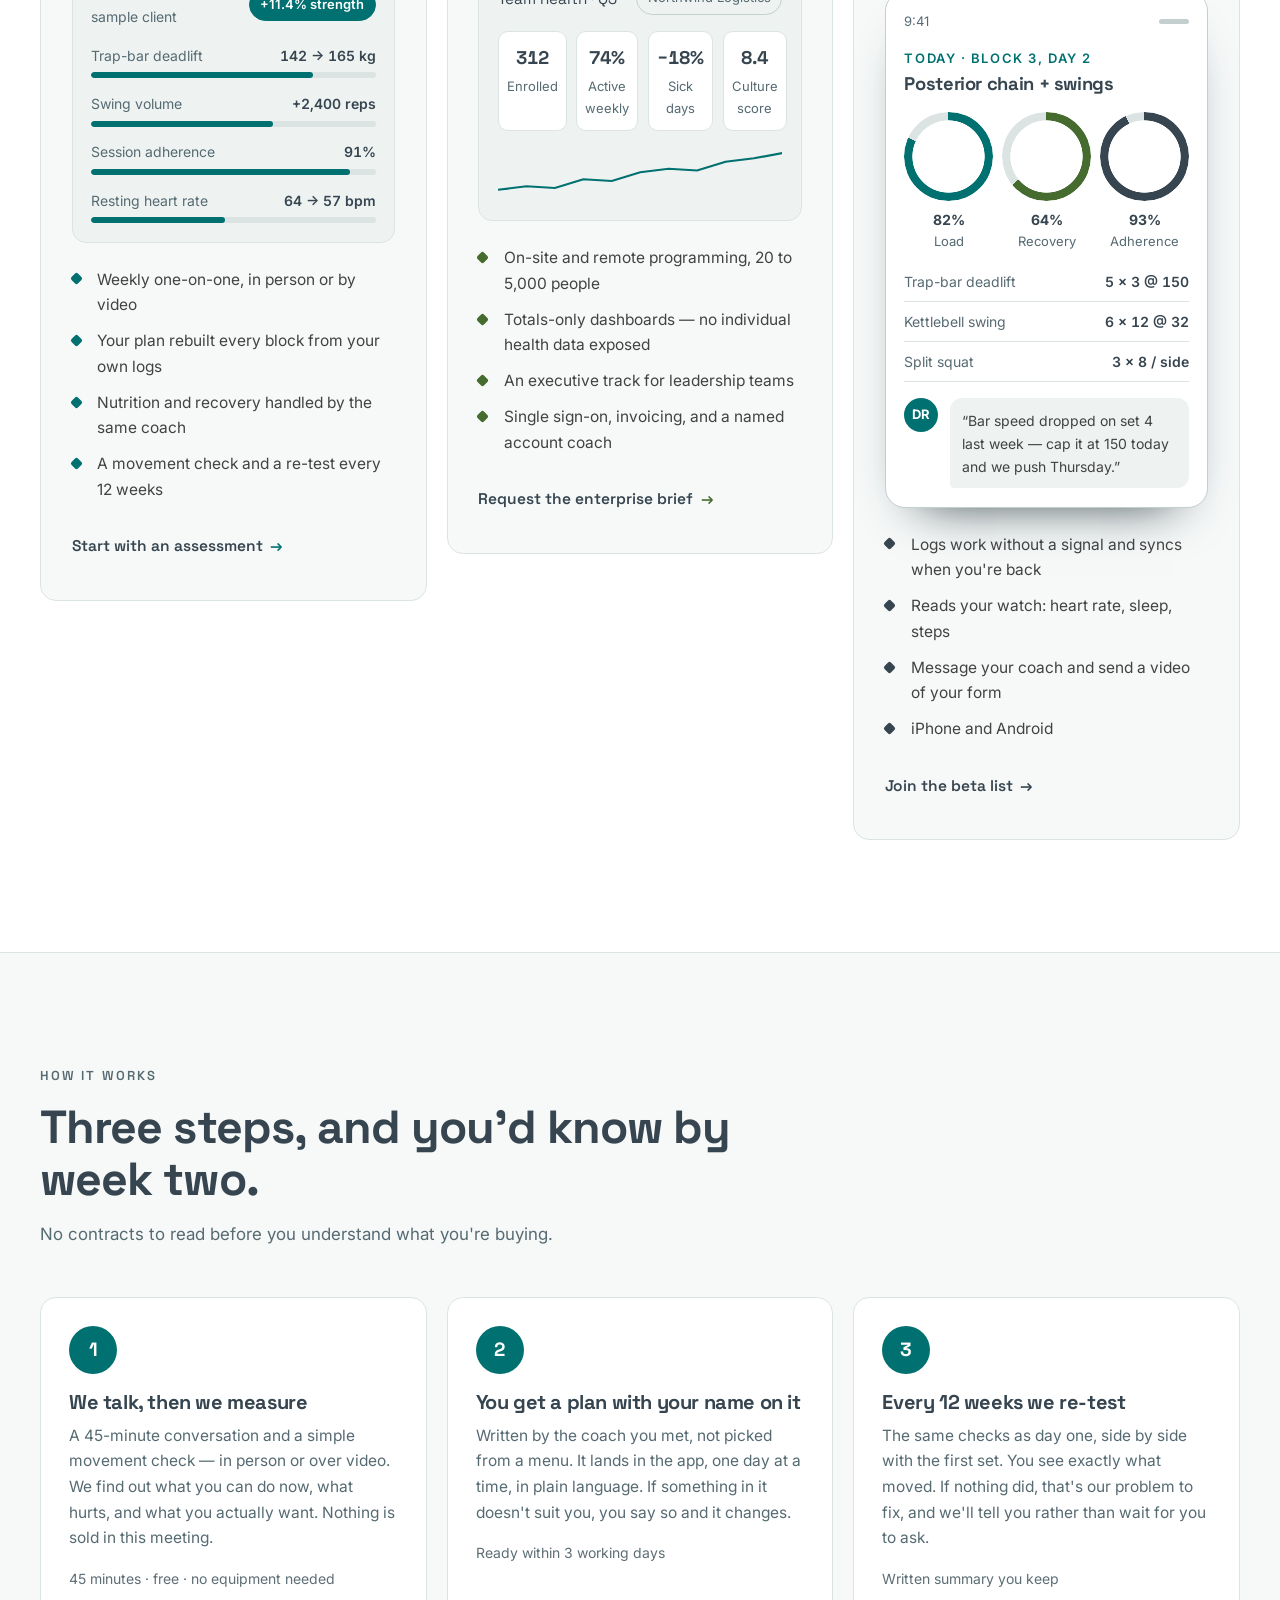
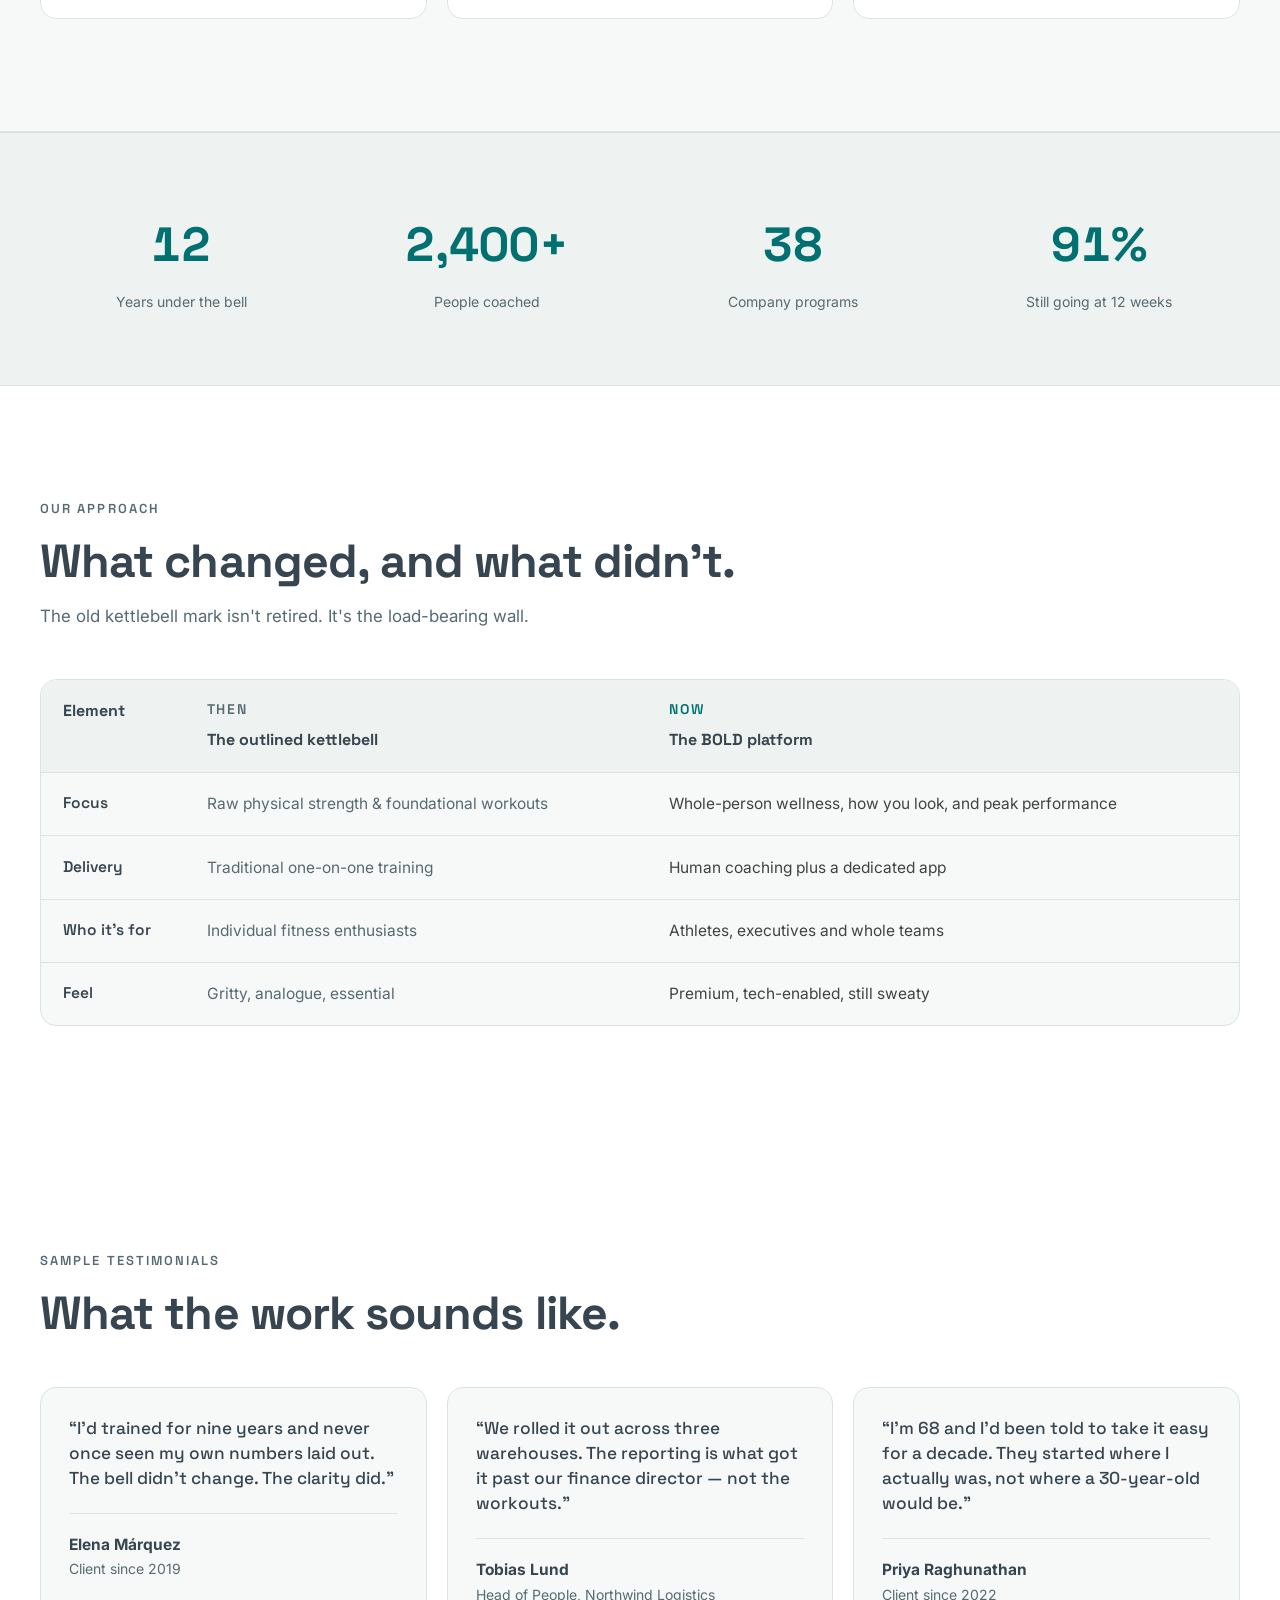
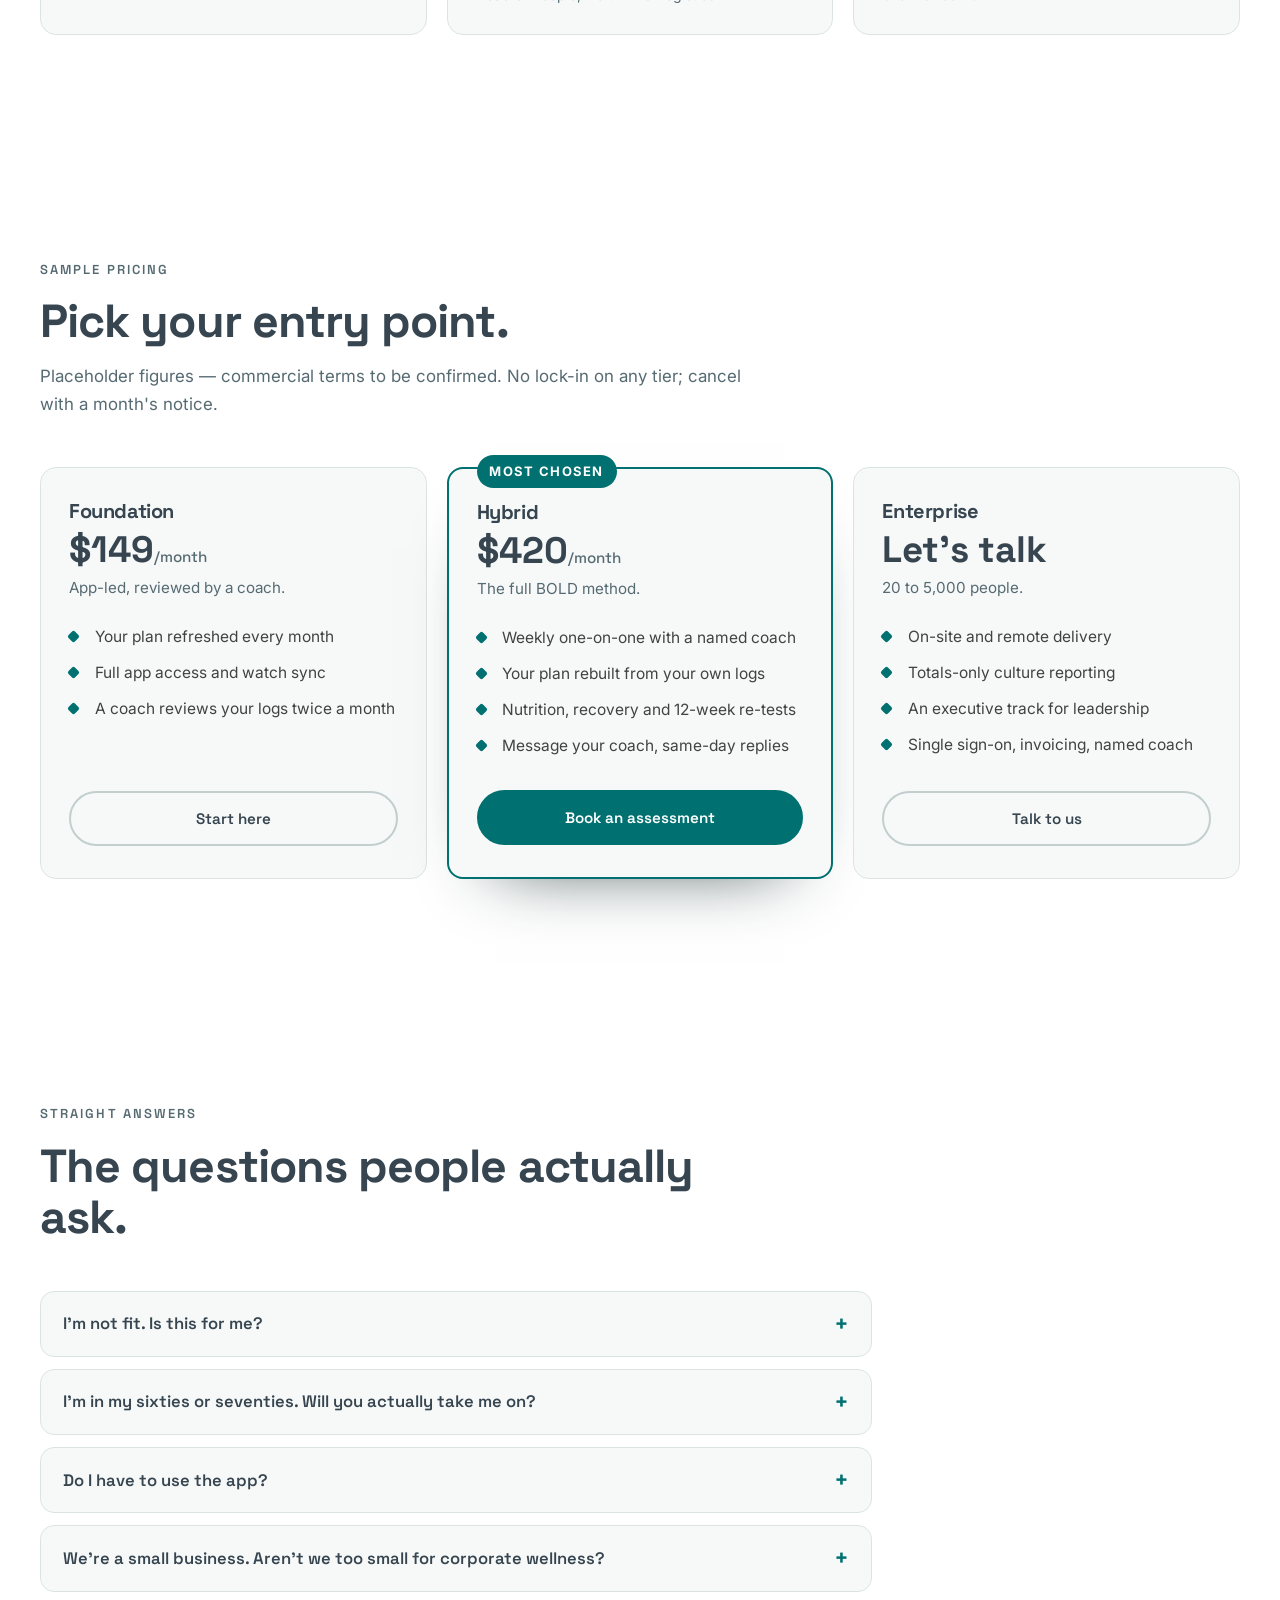
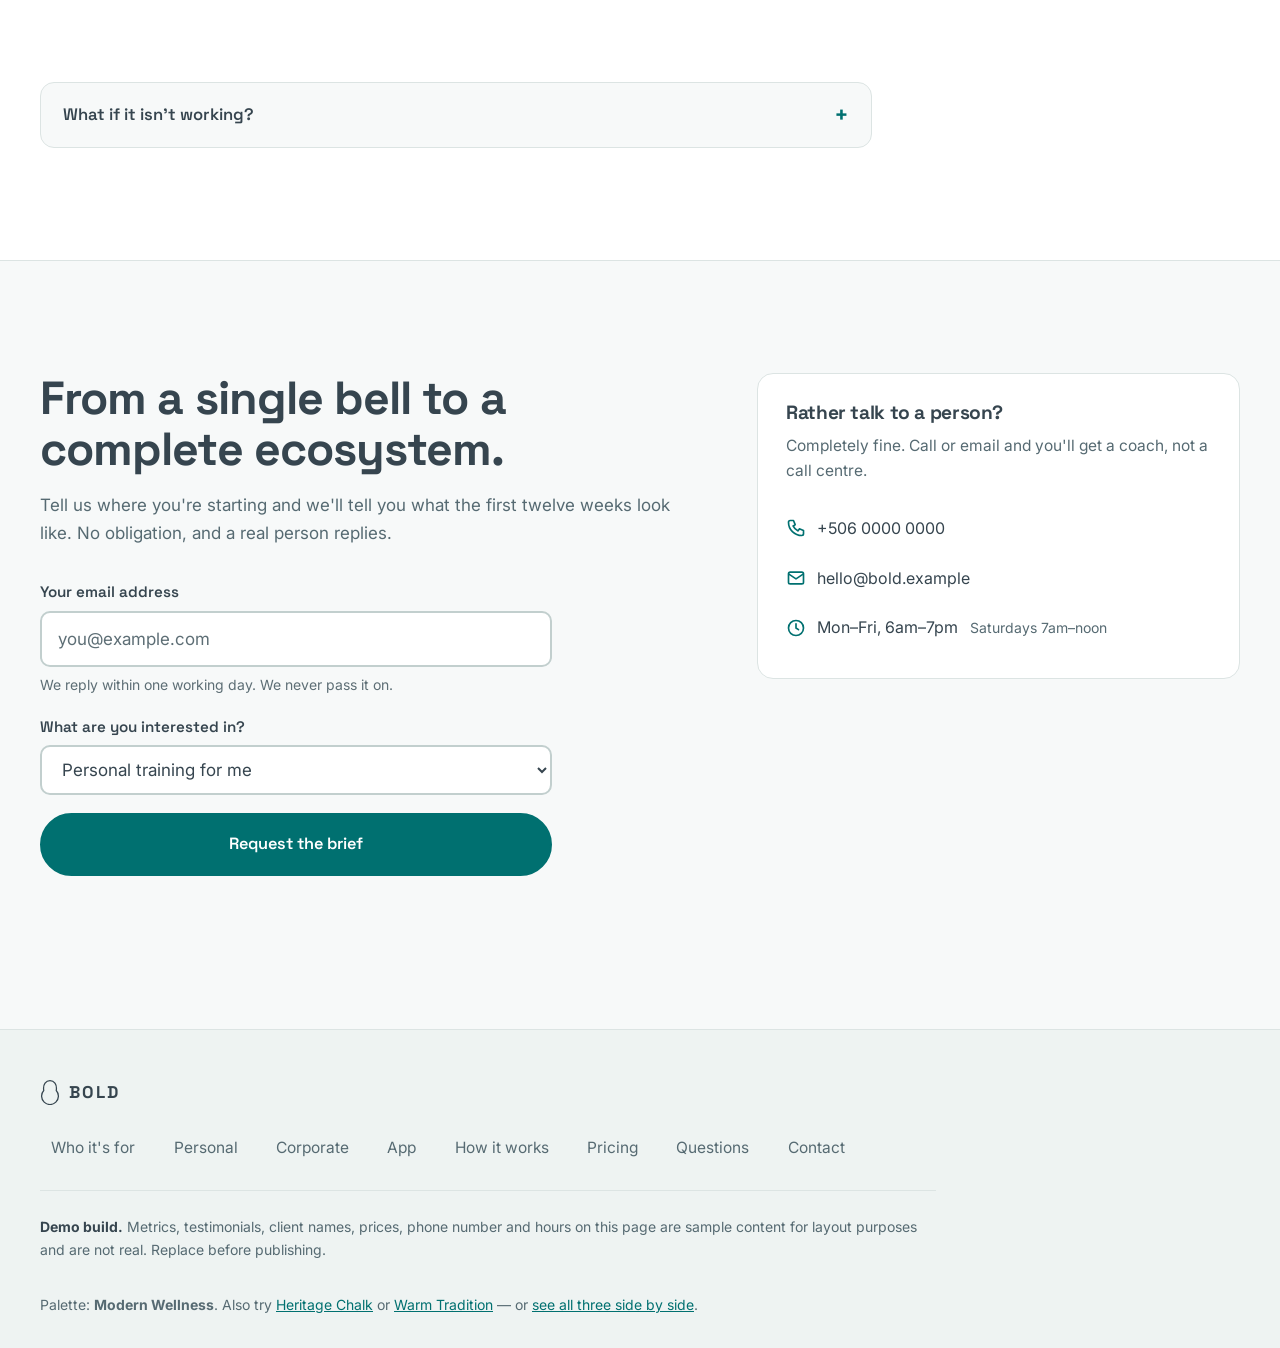
<file: test-twin-bell.html>
<!doctype html>
<html lang="en" data-palette="wellness" data-theme="light" data-motion="full">
<head>
<meta charset="utf-8">
<meta name="viewport" content="width=device-width, initial-scale=1">
<title>[TEST] BOLD — Twin Bell Prototype</title>
<meta name="description" content="Strength coaching with the numbers attached. One-on-one training, corporate wellness programs, and an app that keeps both honest.">
<meta name="color-scheme" content="light dark">
<meta name="theme-color" content="#FFFFFF">
<link rel="icon" href="data:image/svg+xml,%3Csvg xmlns='http://www.w3.org/2000/svg' viewBox='12 16 176 228'%3E%3Cpath d='M45 116.5C36 62 66 30 100 30C134 30 164 62 155 116.5A74 74 0 1 1 45 116.5Z' fill='none' stroke='%23008080' stroke-width='12'/%3E%3C/svg%3E">

<link rel="preconnect" href="https://fonts.googleapis.com">
<link rel="preconnect" href="https://fonts.gstatic.com" crossorigin>
<link rel="stylesheet" href="https://fonts.googleapis.com/css2?family=Space+Grotesk:wght@500;600;700&family=Inter:wght@400;500;600;700&display=swap">
<link rel="stylesheet" href="css/palettes.css">
<link rel="stylesheet" href="css/styles.css">

<script>
/* Runs before first paint so the chosen theme and motion mode never flash.
   Kept tiny and inline on purpose — a separate file would paint first. */
(function(){
  var d = document.documentElement;
  try {
    var t = localStorage.getItem('bold:theme');
    if (t !== 'light' && t !== 'dark') t = matchMedia('(prefers-color-scheme: dark)').matches ? 'dark' : 'light';
    d.setAttribute('data-theme', t);
    var m = localStorage.getItem('bold:motion');
    if (m !== 'full' && m !== 'reduced') m = matchMedia('(prefers-reduced-motion: reduce)').matches ? 'reduced' : 'full';
    d.setAttribute('data-motion', m);
  } catch (e) { d.setAttribute('data-theme','light'); }
})();
</script>
</head>
<body>

<a class="skip-link" href="#audience">Skip to the main content</a>

<!-- ============================ NAV ============================ -->
<header class="nav" id="nav">
  <a class="nav__brand" href="#top" aria-label="BOLD — home">
    <svg class="nav__glyph" viewBox="12 16 176 228" aria-hidden="true">
      <path d="M45 116.5C36 62 66 30 100 30C134 30 164 62 155 116.5A74 74 0 1 1 45 116.5Z" fill="none" stroke="currentColor" stroke-width="11" stroke-linejoin="round"/>
    </svg>
    <span class="nav__word">BOLD</span>
  </a>

  <nav class="nav__links" aria-label="Primary">
    <a href="#audience">Who it's for</a>
    <a href="#steps">How it works</a>
    <a href="#plans">Pricing</a>
    <a href="#faq">Questions</a>
  </nav>

  <div class="nav__actions">
    <button type="button" class="icon-btn theme-toggle" id="themeToggle" aria-pressed="false">
      <svg class="i-moon" viewBox="0 0 24 24" fill="none" stroke="currentColor" stroke-width="2" aria-hidden="true"><path d="M21 12.8A9 9 0 1 1 11.2 3a7 7 0 0 0 9.8 9.8Z"/></svg>
      <svg class="i-sun" viewBox="0 0 24 24" fill="none" stroke="currentColor" stroke-width="2" aria-hidden="true"><circle cx="12" cy="12" r="4.5"/><path d="M12 2v2M12 20v2M2 12h2M20 12h2M4.9 4.9l1.4 1.4M17.7 17.7l1.4 1.4M19.1 4.9l-1.4 1.4M6.3 17.7l-1.4 1.4" stroke-linecap="round"/></svg>
      <span class="icon-btn__label" id="themeLabel">Dark</span>
    </button>

    <button type="button" class="icon-btn motion-toggle" id="motionToggle" aria-pressed="true">
      <svg viewBox="0 0 24 24" fill="none" stroke="currentColor" stroke-width="2" aria-hidden="true"><path d="M4 12h4l3-7 3 14 3-7h3" stroke-linecap="round" stroke-linejoin="round"/></svg>
      <span class="icon-btn__label" id="motionLabel">Motion</span>
    </button>

    <a class="btn btn--ghost nav__cta" href="#contact">Book a session</a>

    <button type="button" class="icon-btn nav__burger" id="navBurger" aria-expanded="false" aria-controls="navPanel">
      <svg viewBox="0 0 24 24" fill="none" stroke="currentColor" stroke-width="2" aria-hidden="true"><path d="M4 7h16M4 12h16M4 17h16" stroke-linecap="round"/></svg>
      <span class="sr-only">Menu</span>
    </button>
  </div>
</header>

<div class="nav__panel" id="navPanel" data-open="false">
  <a href="#audience">Who it's for</a>
  <a href="#personal">Personal training</a>
  <a href="#corporate">Corporate wellness</a>
  <a href="#app">The app</a>
  <a href="#steps">How it works</a>
  <a href="#plans">Pricing</a>
  <a href="#faq">Questions</a>
  <a class="btn btn--primary" href="#contact">Book a session</a>
</div>

<!-- ====================== THE ARC OF POWER ======================
     Phases 1 → 2 → 3, scroll-scrubbed. Compressed from 460vh to
     200vh, and the headline now shrinks into a rail rather than
     disappearing, so there is never an animation with no words.
     ============================================================== -->
<section class="stage" id="stage" aria-label="Introduction animation">
  <div class="stage__sticky">
    <div class="stage__progress" aria-hidden="true"><i id="stageBar"></i></div>

    <div class="stage__tilt" id="stageTilt">
      <canvas class="stage__gl" id="gl" aria-hidden="true"></canvas>
      <canvas class="stage__trail" id="trail" aria-hidden="true"></canvas>

      <svg class="legacy-mark" id="legacyMark" viewBox="12 16 176 228" aria-hidden="true">
        <g fill="none" stroke="currentColor" stroke-width="4" stroke-linecap="round" stroke-linejoin="round">
          <path d="M45 116.5C36 62 66 30 100 30C134 30 164 62 155 116.5A74 74 0 1 1 45 116.5Z"/>
          <path d="M70 98.4C64 68 80 52 100 52C120 52 136 68 130 98.4A74 74 0 0 0 70 98.4Z"/>
        </g>
      </svg>

      <div class="stage__wipe" id="stageWipe" aria-hidden="true"></div>

      <svg class="streams" id="streams" viewBox="0 0 1000 1000" preserveAspectRatio="none" aria-hidden="true">
        <defs><linearGradient id="streamGrad" x1="0.5" y1="0" x2="0.5" y2="1">
          <stop offset="0" stop-color="rgb(var(--swing-trail))"/>
          <stop offset="0.5" stop-color="rgb(var(--swing-glow))"/>
          <stop offset="1" stop-color="rgb(var(--swing-glow))" stop-opacity=".25"/>
        </linearGradient></defs>
        <g fill="none" stroke="url(#streamGrad)" stroke-width="2.5" stroke-linecap="round" vector-effect="non-scaling-stroke">
          <path class="streams__path" pathLength="1" d="M560 300C560 540 300 640 150 980"/>
          <path class="streams__path" pathLength="1" d="M560 300C560 580 500 720 505 995"/>
          <path class="streams__path" pathLength="1" d="M560 300C560 540 800 640 855 980"/>
        </g>
      </svg>
    </div>

    <!-- the text stays stalled — it never inherits the bell's tilt/lean -->
    <div class="stage__layer stage__layer--hero" id="heroCopy">
      <h1 class="hero__title">Grounded in Strength.<br><em>Driven by Data.</em></h1>
      <p class="hero__sub">
        Strength coaching with the numbers attached — for one person, or for
        everyone on your payroll. Same coaches. Same app. Same proof it worked.
      </p>
      <div class="hero__actions">
        <a class="btn btn--primary btn--lg" href="#audience" id="exploreCta">Show me what fits</a>
        <a class="btn btn--ghost btn--lg" href="#steps">How it works</a>
      </div>
    </div>

    <div class="stage__layer stage__layer--hooks" aria-hidden="true">
      <p class="hook" data-hook="0">Every motion begins with momentum.</p>
      <p class="hook" data-hook="1">Iron built the foundation.<br>Intelligence scales the results.</p>
      <p class="hook" data-hook="2">From a single bell to a complete ecosystem.<br><strong>Welcome to BOLD.</strong></p>
    </div>

    <!-- named the instant each stream's line arrives — same three names
         the pillars section below uses, so this is a real fork, not three
         unlabeled squiggles -->
    <div class="stream-labels" aria-hidden="true">
      <span class="stream-label" data-stream="0">For individuals</span>
      <span class="stream-label" data-stream="1">The product</span>
      <span class="stream-label" data-stream="2">For organisations</span>
    </div>

    <!-- the headline never leaves: it shrinks into this rail -->
    <div class="hero-mini" id="heroMini" aria-hidden="true">
      <p class="hero-mini__title">Grounded in Strength. Driven by Data.</p>
      <p class="hero-mini__sub">Coaching for individuals, teams and whole companies.</p>
      <div class="hero-mini__actions">
        <a class="btn btn--primary" href="#audience" tabindex="-1">Show me what fits</a>
      </div>
    </div>

    <a class="stage__skip" href="#audience">Skip the intro <span aria-hidden="true">↓</span></a>
  </div>
</section>

<!-- ================= REDUCED-MOTION TWIN ================= -->
<section class="static-stage" id="stage-static" aria-label="Introduction">
  <div class="wrap">
    <h1 class="hero__title">Grounded in Strength. <em>Driven by Data.</em></h1>
    <p class="hero__sub">
      Strength coaching with the numbers attached — for one person, or for everyone
      on your payroll. Same coaches. Same app. Same proof it worked.
    </p>
    <div class="hero__actions">
      <a class="btn btn--primary btn--lg" href="#audience">Show me what fits</a>
      <a class="btn btn--ghost btn--lg" href="#steps">How it works</a>
    </div>

    <ol class="phases">
      <li class="phase phase--1">
        <div class="phase__art">
          <svg viewBox="12 16 176 228" aria-hidden="true"><g fill="none" stroke="currentColor" stroke-width="4" stroke-linecap="round" stroke-linejoin="round">
            <path d="M45 116.5C36 62 66 30 100 30C134 30 164 62 155 116.5A74 74 0 1 1 45 116.5Z"/>
            <path d="M70 98.4C64 68 80 52 100 52C120 52 136 68 130 98.4A74 74 0 0 0 70 98.4Z"/>
          </g></svg>
        </div>
        <p class="phase__step">Phase 01 · Foundation</p>
        <h2 class="phase__title">The outlined bell</h2>
        <p class="phase__body">One mark. Raw physical strength, foundational work, nothing decorative. This is where the practice starts and what everything after it is measured against.</p>
        <p class="phase__hook">“Every motion begins with momentum.”</p>
      </li>
      <li class="phase phase--2">
        <div class="phase__art">
          <svg viewBox="0 0 260 240" aria-hidden="true">
            <path d="M34 214C34 118 96 42 186 34" fill="none" stroke="currentColor" stroke-width="3" stroke-linecap="round" stroke-dasharray="1 9"/>
            <path d="M34 214C34 130 88 58 170 44" fill="none" stroke="currentColor" stroke-width="14" stroke-linecap="round" opacity=".18"/>
            <g transform="translate(132 4) scale(.38)" fill="none" stroke="currentColor" stroke-width="9" stroke-linecap="round" stroke-linejoin="round">
              <path d="M45 116.5C36 62 66 30 100 30C134 30 164 62 155 116.5A74 74 0 1 1 45 116.5Z"/>
              <path d="M70 98.4C64 68 80 52 100 52C120 52 136 68 130 98.4A74 74 0 0 0 70 98.4Z"/>
            </g>
          </svg>
        </div>
        <p class="phase__step">Phase 02 · The swing</p>
        <h2 class="phase__title">Momentum, traced</h2>
        <p class="phase__body">The bell takes on mass, depth and a path. The arc it burns into the screen is the energy transfer itself — load, drive, float, return.</p>
        <p class="phase__hook">“Iron built the foundation. Intelligence scales the results.”</p>
      </li>
      <li class="phase phase--3">
        <div class="phase__art">
          <svg viewBox="40 48 180 176" aria-hidden="true">
            <g stroke="currentColor" stroke-width="1.4" opacity=".6" fill="none">
              <path d="M60 120 128 74M128 74 196 118M60 120 96 176M96 176 168 168M168 168 196 118M128 74 132 132M132 132 96 176M132 132 168 168"/>
            </g>
            <g fill="currentColor">
              <circle cx="128" cy="74" r="6"/><circle cx="60" cy="120" r="4"/><circle cx="196" cy="118" r="4.5"/>
              <circle cx="96" cy="176" r="5"/><circle cx="168" cy="168" r="4"/><circle cx="132" cy="132" r="7"/>
            </g>
          </svg>
        </div>
        <p class="phase__step">Phase 03 · Impact</p>
        <h2 class="phase__title">Iron becomes intelligence</h2>
        <p class="phase__body">At peak elevation the bell resolves into data — reps, loads, recovery, adherence — and splits into three streams: personal coaching, corporate wellness, and the app that holds both.</p>
        <p class="phase__hook">“From a single bell to a complete ecosystem. Welcome to BOLD.”</p>
      </li>
    </ol>
  </div>
</section>

<main id="ecosystem">

  <!-- ============ WHO THIS IS FOR — the self-select ============ -->
  <section class="audience" id="audience" aria-labelledby="audience-title">
    <div class="wrap">
      <header class="section-head">
        <p class="eyebrow">Start here</p>
        <h2 class="section-title" id="audience-title">Which one are you?</h2>
        <p class="section-sub">Three ways in. Pick the one that sounds like you and we'll show you that path — no jargon, no obligation.</p>
      </header>
      <div class="audience__grid">
        <a class="who" href="#personal">
          <span class="who__icon" aria-hidden="true"><svg viewBox="0 0 24 24" fill="none" stroke="currentColor" stroke-width="2"><circle cx="12" cy="8" r="4"/><path d="M4 21c0-4.4 3.6-7 8-7s8 2.6 8 7" stroke-linecap="round"/></svg></span>
          <h3 class="who__title">I want to get stronger</h3>
          <p class="who__body">You train, or you want to start. You'd like a coach who actually knows your history — and proof that the work is doing something. Any age, any starting point.</p>
          <span class="who__go">Personal training</span>
        </a>
        <a class="who" href="#corporate">
          <span class="who__icon" aria-hidden="true"><svg viewBox="0 0 24 24" fill="none" stroke="currentColor" stroke-width="2"><path d="M3 21h18M5 21V6l7-3 7 3v15" stroke-linejoin="round"/><path d="M9 21v-5h6v5" stroke-linejoin="round"/></svg></span>
          <h3 class="who__title">I look after a team</h3>
          <p class="who__body">Five people or five thousand. You need something your staff will actually use, and a report you can put in front of whoever signs off on it.</p>
          <span class="who__go">Corporate wellness</span>
        </a>
        <a class="who" href="#app">
          <span class="who__icon" aria-hidden="true"><svg viewBox="0 0 24 24" fill="none" stroke="currentColor" stroke-width="2"><rect x="6" y="2.5" width="12" height="19" rx="3"/><path d="M11 18.5h2" stroke-linecap="round"/></svg></span>
          <h3 class="who__title">I just want the app</h3>
          <p class="who__body">Your session for today, your numbers over time, and a message thread with a real coach. Works on any phone, and it's fine if you've never used one like it.</p>
          <span class="who__go">The BOLD app</span>
        </a>
      </div>
    </div>
  </section>

  <!-- ============ THE THREE PILLARS ============ -->
  <section class="pillars" aria-labelledby="pillars-title">
    <div class="wrap">
      <header class="section-head">
        <p class="eyebrow">The ecosystem</p>
        <h2 class="section-title" id="pillars-title">Three streams. One system of record.</h2>
        <p class="section-sub">Human coaching where it changes behaviour, software where it adds up.</p>
      </header>

      <div class="pillars__grid">
        <article class="pillar pillar--b2c" id="personal">
          <p class="pillar__tag">For individuals</p>
          <h3 class="pillar__title">One-on-one, engineered.</h3>
          <p class="pillar__body">A dedicated coach, a plan that changes as you do, and a number attached to every claim. You keep the barbell and the bell — you lose the guesswork about whether it worked.</p>

          <!-- DEMO DATA: every figure in this card is fabricated for layout. -->
          <div class="transform-card" data-demo-copy="true">
            <div class="transform-card__head"><span>12-week block · sample client</span><span class="pill pill--accent">+11.4% strength</span></div>
            <div class="bars">
              <div class="bar"><span class="bar__label">Trap-bar deadlift</span><span class="bar__val">142 → 165 kg</span><span class="bar__track"><i style="--w:78%"></i></span></div>
              <div class="bar"><span class="bar__label">Swing volume</span><span class="bar__val">+2,400 reps</span><span class="bar__track"><i style="--w:64%"></i></span></div>
              <div class="bar"><span class="bar__label">Session adherence</span><span class="bar__val">91%</span><span class="bar__track"><i style="--w:91%"></i></span></div>
              <div class="bar"><span class="bar__label">Resting heart rate</span><span class="bar__val">64 → 57 bpm</span><span class="bar__track"><i style="--w:47%"></i></span></div>
            </div>
          </div>

          <ul class="ticks">
            <li>Weekly one-on-one, in person or by video</li>
            <li>Your plan rebuilt every block from your own logs</li>
            <li>Nutrition and recovery handled by the same coach</li>
            <li>A movement check and a re-test every 12 weeks</li>
          </ul>
          <a class="link-arrow" href="#contact">Start with an assessment</a>
        </article>

        <article class="pillar pillar--b2b" id="corporate">
          <p class="pillar__tag">For organisations</p>
          <h3 class="pillar__title">Culture you can measure.</h3>
          <p class="pillar__body">Programs that scale across sites and shifts, with reporting your people team can take to a board meeting. Individual health data stays private — you see the totals, never the person.</p>

          <!-- DEMO DATA: every metric in this dashboard mock is fabricated. -->
          <div class="dash" data-demo-copy="true">
            <div class="dash__head"><span class="dash__title">Team health · Q3</span><span class="pill">Northwind Logistics</span></div>
            <div class="dash__grid">
              <div class="stat"><span class="stat__num">312</span><span class="stat__lab">Enrolled</span></div>
              <div class="stat"><span class="stat__num">74%</span><span class="stat__lab">Active weekly</span></div>
              <div class="stat"><span class="stat__num">−18%</span><span class="stat__lab">Sick days</span></div>
              <div class="stat"><span class="stat__num">8.4</span><span class="stat__lab">Culture score</span></div>
            </div>
            <div class="spark" aria-hidden="true">
              <svg viewBox="0 0 300 64" preserveAspectRatio="none">
                <path d="M0 50 L30 46 L60 48 L90 38 L120 40 L150 30 L180 26 L210 28 L240 18 L270 14 L300 8" fill="none" stroke="var(--accent)" stroke-width="2.5"/>
              </svg>
            </div>
          </div>

          <ul class="ticks">
            <li>On-site and remote programming, 20 to 5,000 people</li>
            <li>Totals-only dashboards — no individual health data exposed</li>
            <li>An executive track for leadership teams</li>
            <li>Single sign-on, invoicing, and a named account coach</li>
          </ul>
          <a class="link-arrow" href="#contact">Request the enterprise brief</a>
        </article>

        <article class="pillar pillar--app" id="app">
          <p class="pillar__tag">The product</p>
          <h3 class="pillar__title">The coach, in your pocket.</h3>
          <p class="pillar__body">Today's session, your numbers over time, and a message thread with the human who wrote the plan. Same account whether you came in on your own or through your employer.</p>

          <!-- DEMO DATA: the preview shows fabricated sessions, metrics and messages. -->
          <div class="phone" data-demo-copy="true" aria-label="BOLD app preview">
            <div class="phone__glass">
              <div class="phone__bar"><span>9:41</span><span class="phone__dots" aria-hidden="true"></span></div>
              <p class="phone__greet">Today · Block 3, Day 2</p>
              <h4 class="phone__session">Posterior chain + swings</h4>
              <div class="rings">
                <div class="ring" style="--p:.82"><span>82%</span><small>Load</small></div>
                <div class="ring ring--alt" style="--p:.64"><span>64%</span><small>Recovery</small></div>
                <div class="ring ring--third" style="--p:.93"><span>93%</span><small>Adherence</small></div>
              </div>
              <ul class="phone__list">
                <li><span>Trap-bar deadlift</span><span>5 × 3 @ 150</span></li>
                <li><span>Kettlebell swing</span><span>6 × 12 @ 32</span></li>
                <li><span>Split squat</span><span>3 × 8 / side</span></li>
              </ul>
              <div class="phone__msg">
                <span class="avatar" aria-hidden="true">DR</span>
                <p>“Bar speed dropped on set 4 last week — cap it at 150 today and we push Thursday.”</p>
              </div>
            </div>
          </div>

          <ul class="ticks">
            <li>Logs work without a signal and syncs when you're back</li>
            <li>Reads your watch: heart rate, sleep, steps</li>
            <li>Message your coach and send a video of your form</li>
            <li>iPhone and Android</li>
          </ul>
          <a class="link-arrow" href="#contact">Join the beta list</a>
        </article>
      </div>
    </div>
  </section>

  <!-- ============ HOW IT WORKS ============ -->
  <section class="steps" id="steps" aria-labelledby="steps-title">
    <div class="wrap">
      <header class="section-head">
        <p class="eyebrow">How it works</p>
        <h2 class="section-title" id="steps-title">Three steps, and you'd know by week two.</h2>
        <p class="section-sub">No contracts to read before you understand what you're buying.</p>
      </header>
      <ol class="steps__grid" style="list-style:none;padding:0;margin:0">
        <li class="step">
          <span class="step__n" aria-hidden="true">1</span>
          <h3 class="step__title">We talk, then we measure</h3>
          <p class="step__body">A 45-minute conversation and a simple movement check — in person or over video. We find out what you can do now, what hurts, and what you actually want. Nothing is sold in this meeting.</p>
          <p class="step__meta">45 minutes · free · no equipment needed</p>
        </li>
        <li class="step">
          <span class="step__n" aria-hidden="true">2</span>
          <h3 class="step__title">You get a plan with your name on it</h3>
          <p class="step__body">Written by the coach you met, not picked from a menu. It lands in the app, one day at a time, in plain language. If something in it doesn't suit you, you say so and it changes.</p>
          <p class="step__meta">Ready within 3 working days</p>
        </li>
        <li class="step">
          <span class="step__n" aria-hidden="true">3</span>
          <h3 class="step__title">Every 12 weeks we re-test</h3>
          <p class="step__body">The same checks as day one, side by side with the first set. You see exactly what moved. If nothing did, that's our problem to fix, and we'll tell you rather than wait for you to ask.</p>
          <p class="step__meta">Written summary you keep</p>
        </li>
      </ol>
    </div>
  </section>

  <!-- DEMO DATA: all four figures are fabricated placeholders. -->
  <section class="metrics" aria-label="BOLD by the numbers" data-demo-copy="true">
    <div class="wrap metrics__grid">
      <div class="metric"><span class="metric__num">12</span><span class="metric__lab">Years under the bell</span></div>
      <div class="metric"><span class="metric__num">2,400+</span><span class="metric__lab">People coached</span></div>
      <div class="metric"><span class="metric__num">38</span><span class="metric__lab">Company programs</span></div>
      <div class="metric"><span class="metric__num">91%</span><span class="metric__lab">Still going at 12 weeks</span></div>
    </div>
  </section>

  <!-- ============ POSITIONING MATRIX ============ -->
  <section class="matrix" id="matrix" aria-labelledby="matrix-title">
    <div class="wrap">
      <header class="section-head">
        <p class="eyebrow">Our approach</p>
        <h2 class="section-title" id="matrix-title">What changed, and what didn't.</h2>
        <p class="section-sub">The old kettlebell mark isn't retired. It's the load-bearing wall.</p>
      </header>

      <div class="matrix__scroll">
        <table class="matrix__table">
          <caption class="sr-only">Legacy positioning compared with the BOLD platform</caption>
          <thead><tr>
            <th scope="col">Element</th>
            <th scope="col"><span class="col-tag col-tag--legacy">Then</span> The outlined kettlebell</th>
            <th scope="col"><span class="col-tag col-tag--bold">Now</span> The BOLD platform</th>
          </tr></thead>
          <tbody>
            <tr><th scope="row">Focus</th><td>Raw physical strength &amp; foundational workouts</td><td>Whole-person wellness, how you look, and peak performance</td></tr>
            <tr><th scope="row">Delivery</th><td>Traditional one-on-one training</td><td>Human coaching plus a dedicated app</td></tr>
            <tr><th scope="row">Who it's for</th><td>Individual fitness enthusiasts</td><td>Athletes, executives and whole teams</td></tr>
            <tr><th scope="row">Feel</th><td>Gritty, analogue, essential</td><td>Premium, tech-enabled, still sweaty</td></tr>
          </tbody>
        </table>
      </div>

      <!-- under 760px the same content stops being a sideways scroller -->
      <div class="matrix__cards">
        <div class="mcard"><p class="mcard__el">Focus</p>
          <div class="mcard__row mcard__row--legacy"><span class="mcard__tag">Then</span><span class="mcard__val">Raw physical strength &amp; foundational workouts</span></div>
          <div class="mcard__row mcard__row--bold"><span class="mcard__tag">Now</span><span class="mcard__val">Whole-person wellness, how you look, and peak performance</span></div></div>
        <div class="mcard"><p class="mcard__el">Delivery</p>
          <div class="mcard__row mcard__row--legacy"><span class="mcard__tag">Then</span><span class="mcard__val">Traditional one-on-one training</span></div>
          <div class="mcard__row mcard__row--bold"><span class="mcard__tag">Now</span><span class="mcard__val">Human coaching plus a dedicated app</span></div></div>
        <div class="mcard"><p class="mcard__el">Who it's for</p>
          <div class="mcard__row mcard__row--legacy"><span class="mcard__tag">Then</span><span class="mcard__val">Individual fitness enthusiasts</span></div>
          <div class="mcard__row mcard__row--bold"><span class="mcard__tag">Now</span><span class="mcard__val">Athletes, executives and whole teams</span></div></div>
        <div class="mcard"><p class="mcard__el">Feel</p>
          <div class="mcard__row mcard__row--legacy"><span class="mcard__tag">Then</span><span class="mcard__val">Gritty, analogue, essential</span></div>
          <div class="mcard__row mcard__row--bold"><span class="mcard__tag">Now</span><span class="mcard__val">Premium, tech-enabled, still sweaty</span></div></div>
      </div>
    </div>
  </section>

  <!-- DEMO DATA: all three quotes, names, roles and companies are fabricated.
       Sample copy for layout only — replace with real, permissioned
       testimonials or delete the section before publishing. -->
  <section class="voices" aria-labelledby="voices-title" data-demo-copy="true">
    <div class="wrap">
      <header class="section-head">
        <p class="eyebrow">Sample testimonials</p>
        <h2 class="section-title" id="voices-title">What the work sounds like.</h2>
      </header>
      <div class="voices__grid">
        <figure class="voice">
          <blockquote>“I'd trained for nine years and never once seen my own numbers laid out. The bell didn't change. The clarity did.”</blockquote>
          <figcaption><strong>Elena Márquez</strong><span>Client since 2019</span></figcaption>
        </figure>
        <figure class="voice">
          <blockquote>“We rolled it out across three warehouses. The reporting is what got it past our finance director — not the workouts.”</blockquote>
          <figcaption><strong>Tobias Lund</strong><span>Head of People, Northwind Logistics</span></figcaption>
        </figure>
        <figure class="voice">
          <blockquote>“I'm 68 and I'd been told to take it easy for a decade. They started where I actually was, not where a 30-year-old would be.”</blockquote>
          <figcaption><strong>Priya Raghunathan</strong><span>Client since 2022</span></figcaption>
        </figure>
      </div>
    </div>
  </section>

  <!-- DEMO DATA: every price, inclusion and seat count is fabricated. -->
  <section class="plans" id="plans" aria-labelledby="plans-title" data-demo-copy="true">
    <div class="wrap">
      <header class="section-head">
        <p class="eyebrow">Sample pricing</p>
        <h2 class="section-title" id="plans-title">Pick your entry point.</h2>
        <p class="section-sub">Placeholder figures — commercial terms to be confirmed. No lock-in on any tier; cancel with a month's notice.</p>
      </header>
      <div class="plans__grid">
        <article class="plan">
          <h3 class="plan__name">Foundation</h3>
          <p class="plan__price">$149<span>/month</span></p>
          <p class="plan__note">App-led, reviewed by a coach.</p>
          <ul class="ticks">
            <li>Your plan refreshed every month</li>
            <li>Full app access and watch sync</li>
            <li>A coach reviews your logs twice a month</li>
          </ul>
          <a class="btn btn--ghost btn--block" href="#contact">Start here</a>
        </article>
        <article class="plan plan--featured">
          <span class="plan__flag">Most chosen</span>
          <h3 class="plan__name">Hybrid</h3>
          <p class="plan__price">$420<span>/month</span></p>
          <p class="plan__note">The full BOLD method.</p>
          <ul class="ticks">
            <li>Weekly one-on-one with a named coach</li>
            <li>Your plan rebuilt from your own logs</li>
            <li>Nutrition, recovery and 12-week re-tests</li>
            <li>Message your coach, same-day replies</li>
          </ul>
          <a class="btn btn--primary btn--block" href="#contact">Book an assessment</a>
        </article>
        <article class="plan">
          <h3 class="plan__name">Enterprise</h3>
          <p class="plan__price">Let's talk</p>
          <p class="plan__note">20 to 5,000 people.</p>
          <ul class="ticks">
            <li>On-site and remote delivery</li>
            <li>Totals-only culture reporting</li>
            <li>An executive track for leadership</li>
            <li>Single sign-on, invoicing, named coach</li>
          </ul>
          <a class="btn btn--ghost btn--block" href="#contact">Talk to us</a>
        </article>
      </div>
    </div>
  </section>

  <!-- ============ FAQ ============ -->
  <section class="faq" id="faq" aria-labelledby="faq-title">
    <div class="wrap">
      <header class="section-head">
        <p class="eyebrow">Straight answers</p>
        <h2 class="section-title" id="faq-title">The questions people actually ask.</h2>
      </header>
      <div class="faq__list">
        <details class="qa"><summary>I'm not fit. Is this for me?</summary>
          <div class="qa__a"><p>Yes, and it's most of who we see. The first session measures where you are now — not where anyone thinks you should be. Plenty of people start unable to do a single unassisted squat, and the plan is built from that, honestly.</p></div></details>
        <details class="qa"><summary>I'm in my sixties or seventies. Will you actually take me on?</summary>
          <div class="qa__a"><p>Yes. Strength training matters more with age, not less, and the movement check exists precisely so the plan respects your joints, your history and any medication you're on. Bring your doctor's advice and we'll work inside it.</p></div></details>
        <details class="qa"><summary>Do I have to use the app?</summary>
          <div class="qa__a"><p>No. It makes things easier, and we'll sit with you once to set it up, but a printed plan and a phone call works too. Nobody gets dropped for not being technical.</p></div></details>
        <details class="qa"><summary>We're a small business. Aren't we too small for corporate wellness?</summary>
          <div class="qa__a"><p>Our smallest program is five people. Small teams are usually easier — one session a week in whatever space you have, and a one-page summary each quarter. You do not need an HR department to do this.</p></div></details>
        <details class="qa"><summary>As an employer, do I get to see my staff's health data?</summary>
          <div class="qa__a"><p>No, and that's deliberate. You see participation and totals across the group. Individual results belong to the individual. It's the part that gets programs approved and the part that keeps people signing up.</p></div></details>
        <details class="qa"><summary>What if it isn't working?</summary>
          <div class="qa__a"><p>The 12-week re-test is designed to catch that in writing. If the numbers haven't moved we say so first, and we either change the approach or help you find something that fits better. There's no lock-in on any tier.</p></div></details>
      </div>
    </div>
  </section>

  <!-- ============ CTA + HUMAN CONTACT ============ -->
  <section class="cta" id="contact" aria-labelledby="cta-title">
    <div class="wrap cta__grid">
      <div class="cta__inner">
        <h2 class="cta__title" id="cta-title">From a single bell to a complete ecosystem.</h2>
        <p class="cta__sub">Tell us where you're starting and we'll tell you what the first twelve weeks look like. No obligation, and a real person replies.</p>

        <form class="cta__form" id="ctaForm" novalidate>
          <div class="field">
            <label for="email">Your email address</label>
            <input id="email" name="email" type="email" inputmode="email" autocomplete="email" placeholder="you@example.com" required aria-describedby="emailHint">
            <span class="hint" id="emailHint">We reply within one working day. We never pass it on.</span>
          </div>
          <div class="field">
            <label for="track">What are you interested in?</label>
            <select id="track" name="track">
              <option value="b2c">Personal training for me</option>
              <option value="b2b">A program for my team or company</option>
              <option value="app">Just the app</option>
              <option value="unsure">I'm not sure yet</option>
            </select>
          </div>
          <button class="btn btn--primary btn--lg" type="submit">Request the brief</button>
          <p class="cta__status" id="ctaStatus" role="status" aria-live="polite"></p>
        </form>
        <!-- NOTE: front-end demo only — not wired to any backend. -->
      </div>

      <div class="contact-card">
        <h3>Rather talk to a person?</h3>
        <p>Completely fine. Call or email and you'll get a coach, not a call centre.</p>
        <!-- DEMO DATA: phone number, email address and hours are placeholders. -->
        <ul class="contact-list" data-demo-copy="true">
          <li><a href="tel:+50600000000"><svg viewBox="0 0 24 24" fill="none" stroke="currentColor" stroke-width="2" aria-hidden="true"><path d="M5 3h4l2 5-2.5 1.5a12 12 0 0 0 6 6L16 13l5 2v4a2 2 0 0 1-2 2A16 16 0 0 1 3 5a2 2 0 0 1 2-2Z" stroke-linejoin="round"/></svg>+506 0000 0000</a></li>
          <li><a href="mailto:hello@bold.example"><svg viewBox="0 0 24 24" fill="none" stroke="currentColor" stroke-width="2" aria-hidden="true"><rect x="3" y="5" width="18" height="14" rx="2"/><path d="m3 7 9 6 9-6" stroke-linejoin="round"/></svg>hello@bold.example</a></li>
          <li><span><svg viewBox="0 0 24 24" fill="none" stroke="currentColor" stroke-width="2" aria-hidden="true"><circle cx="12" cy="12" r="9"/><path d="M12 7v5l3 2" stroke-linecap="round"/></svg><span>Mon–Fri, 6am–7pm<br><span class="muted">Saturdays 7am–noon</span></span></span></li>
        </ul>
      </div>
    </div>
  </section>

  <footer class="foot">
    <div class="wrap foot__inner">
      <div class="foot__brand">
        <svg class="nav__glyph" viewBox="12 16 176 228" aria-hidden="true">
          <path d="M45 116.5C36 62 66 30 100 30C134 30 164 62 155 116.5A74 74 0 1 1 45 116.5Z" fill="none" stroke="currentColor" stroke-width="11" stroke-linejoin="round"/>
        </svg>
        <span>BOLD</span>
      </div>
      <nav class="foot__links" aria-label="Footer">
        <a href="#audience">Who it's for</a><a href="#personal">Personal</a><a href="#corporate">Corporate</a>
        <a href="#app">App</a><a href="#steps">How it works</a><a href="#plans">Pricing</a>
        <a href="#faq">Questions</a><a href="#contact">Contact</a>
      </nav>
      <p class="foot__note">
        <strong>Demo build.</strong> Metrics, testimonials, client names, prices, phone number
        and hours on this page are sample content for layout purposes and are not real.
        Replace before publishing.
      </p>
      <p class="palette-note">
        Palette: <strong>Modern Wellness</strong>. Also try <a href="heritage.html">Heritage Chalk</a> or <a href="tradition.html">Warm Tradition</a> — or
        <a href="compare.html">see all three side by side</a>.
      </p>
    </div>
  </footer>
</main>

<div style="position:fixed;top:0;left:0;right:0;z-index:9999;background:#c0392b;color:#fff;text-align:center;font:700 13px/2 monospace;letter-spacing:.05em">
  TEST PAGE — twin-bell prototype, not linked from the site — see AUDIT.md
</div>

<script>window.BOLD_SWING_SCRIPT = 'js/swing-scene-twin.js';</script>
<script src="js/main.js"></script>
</body>
</html>
</file>
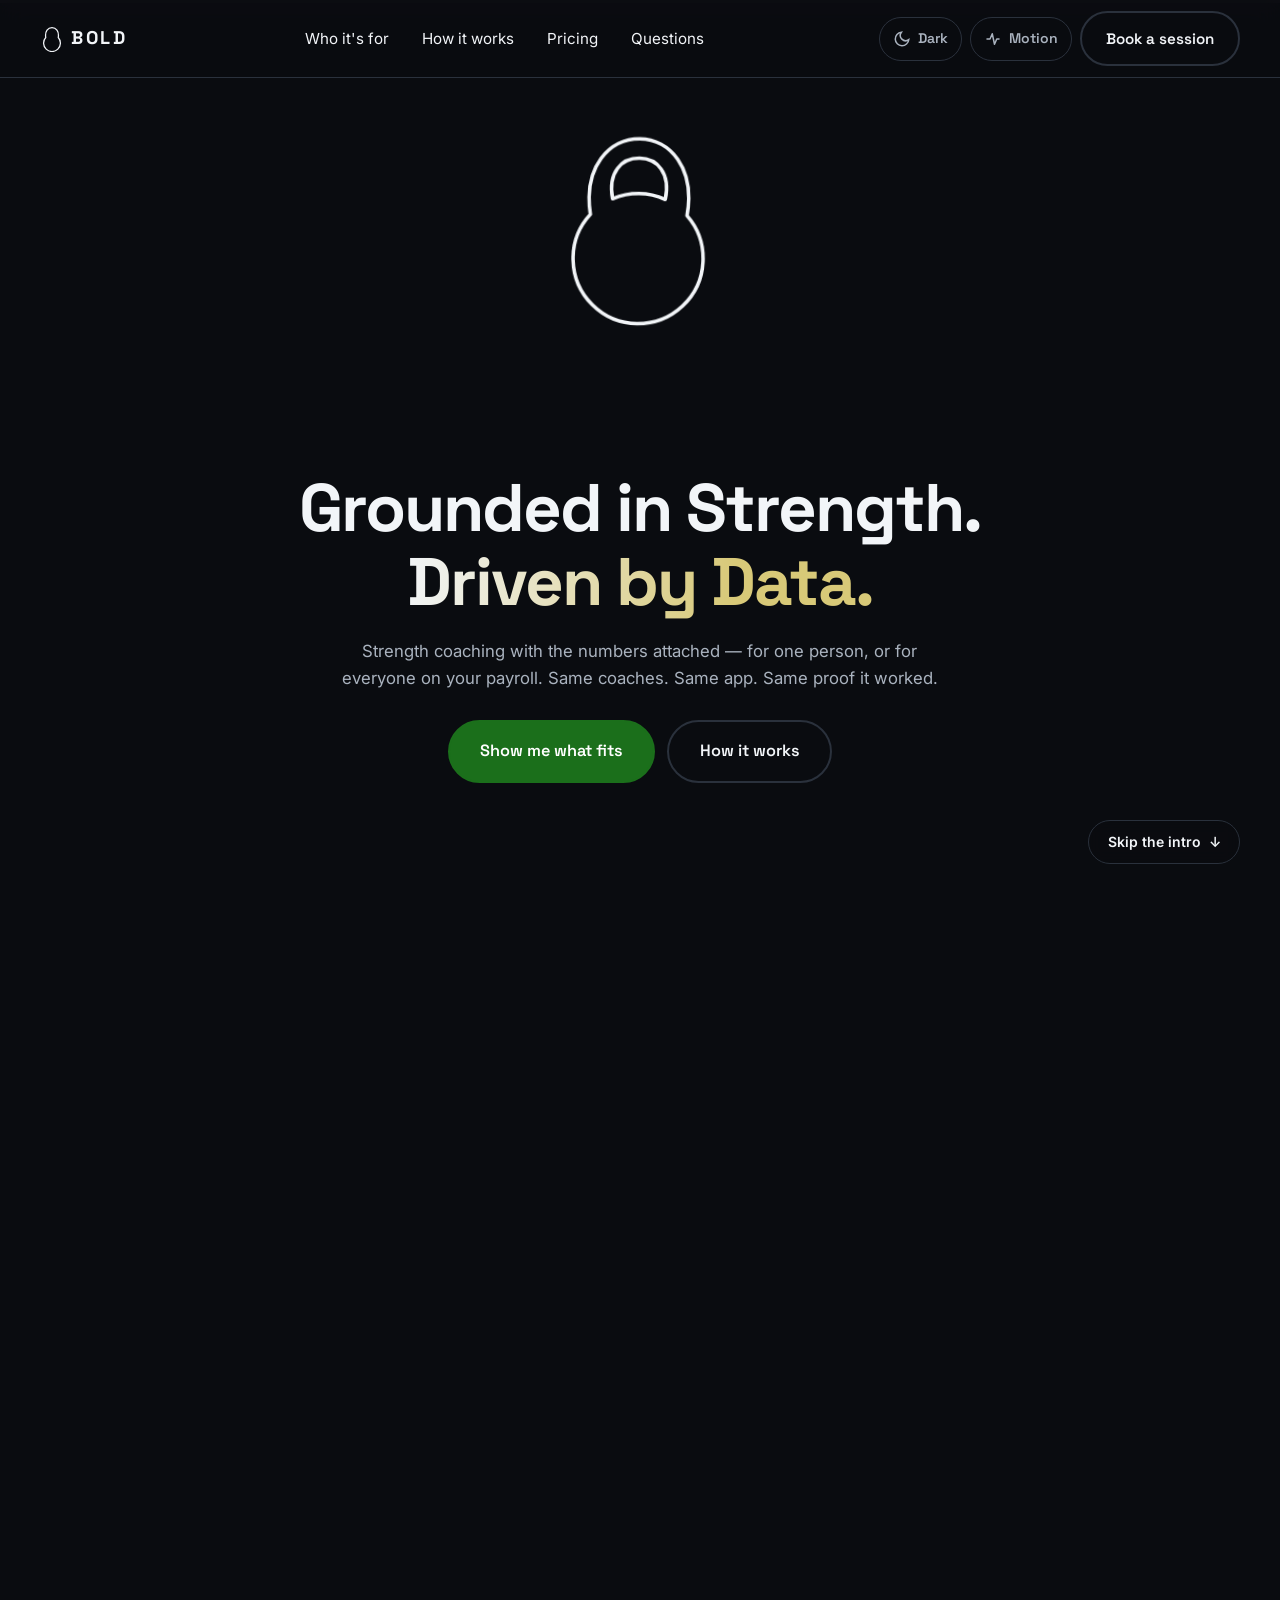
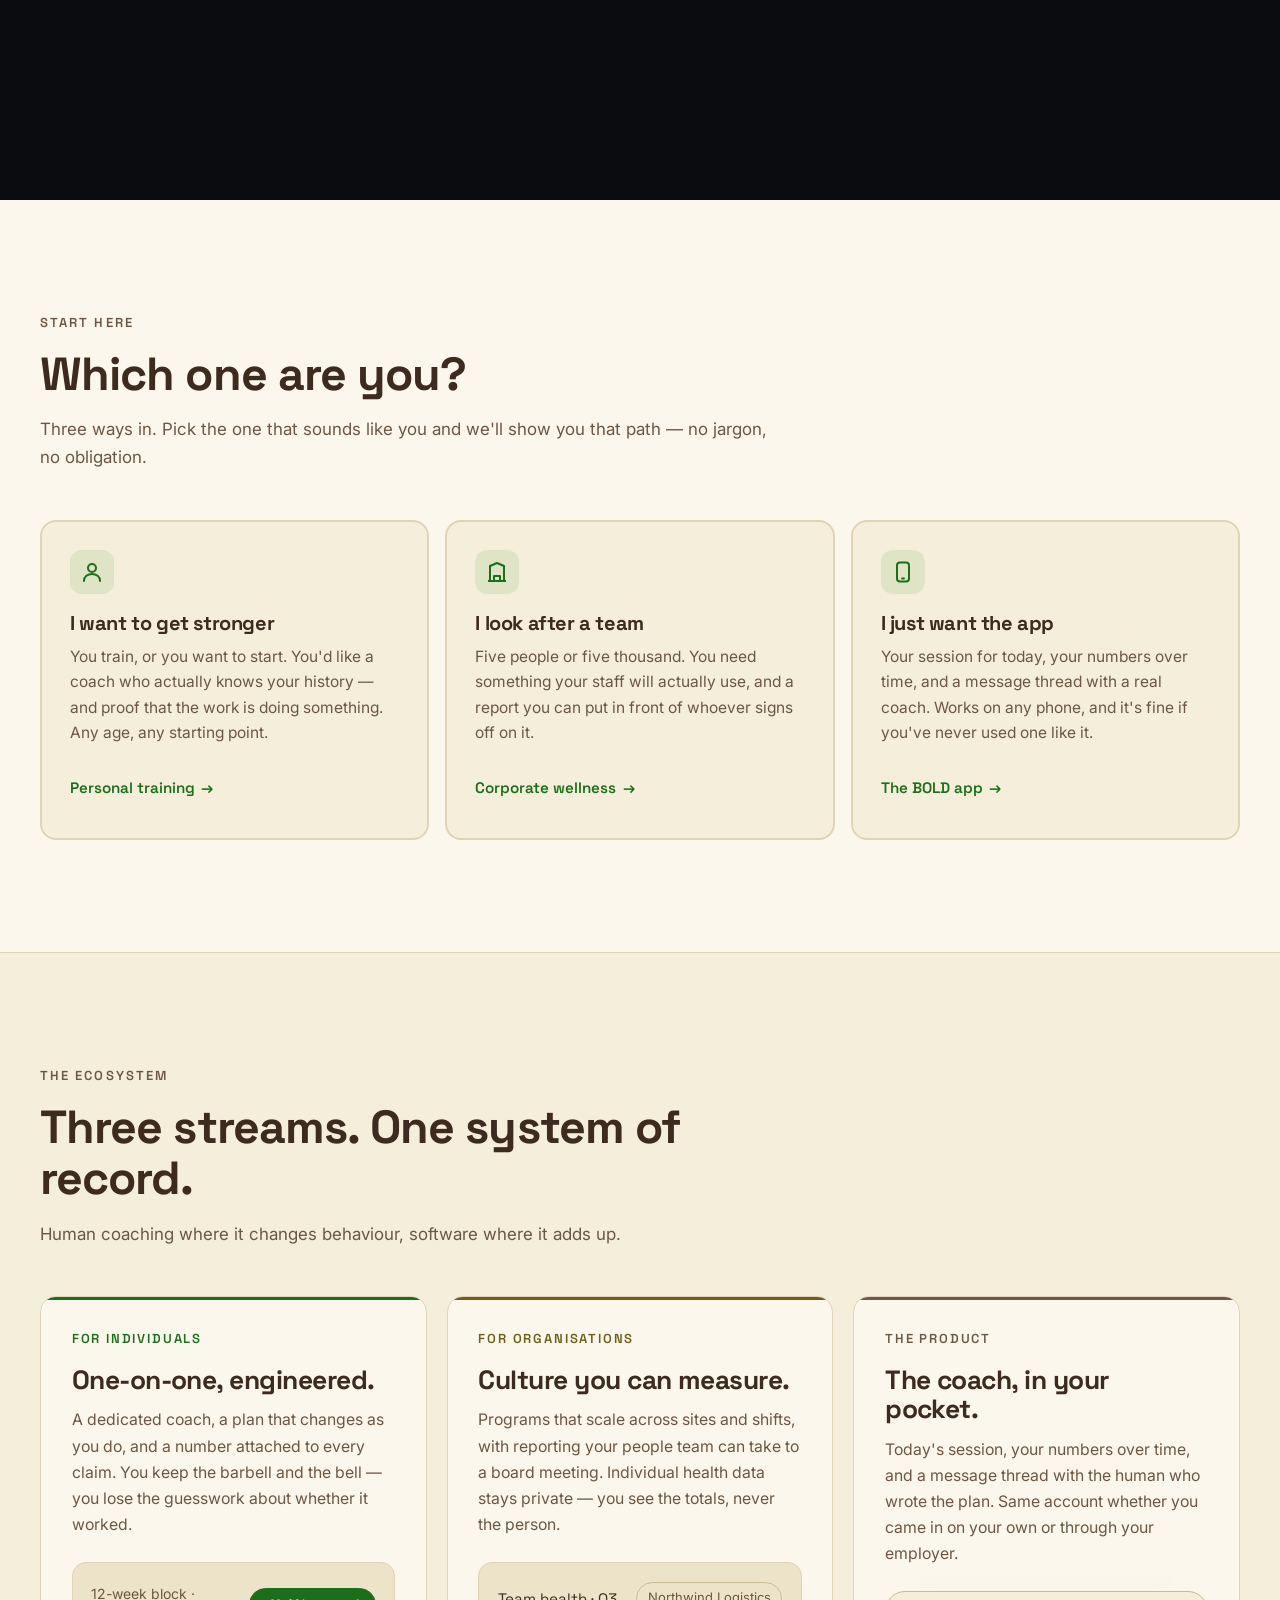
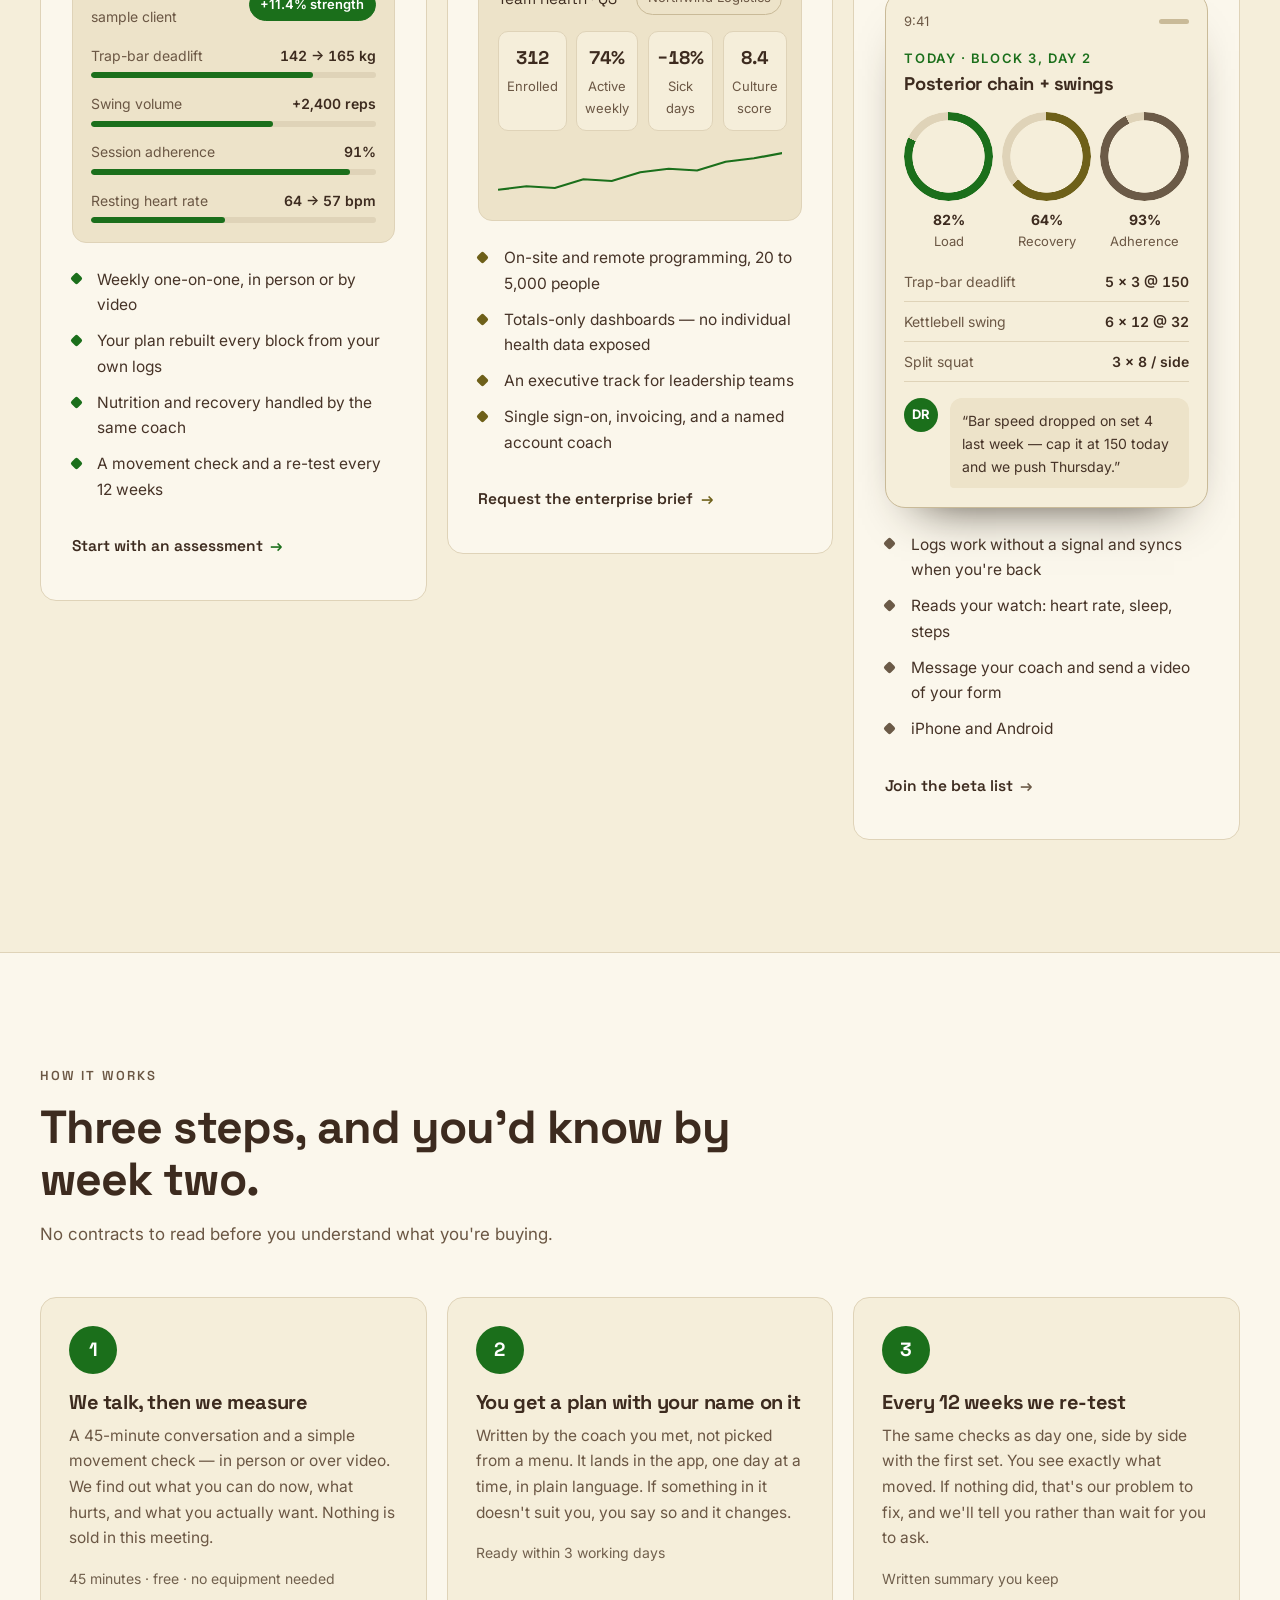
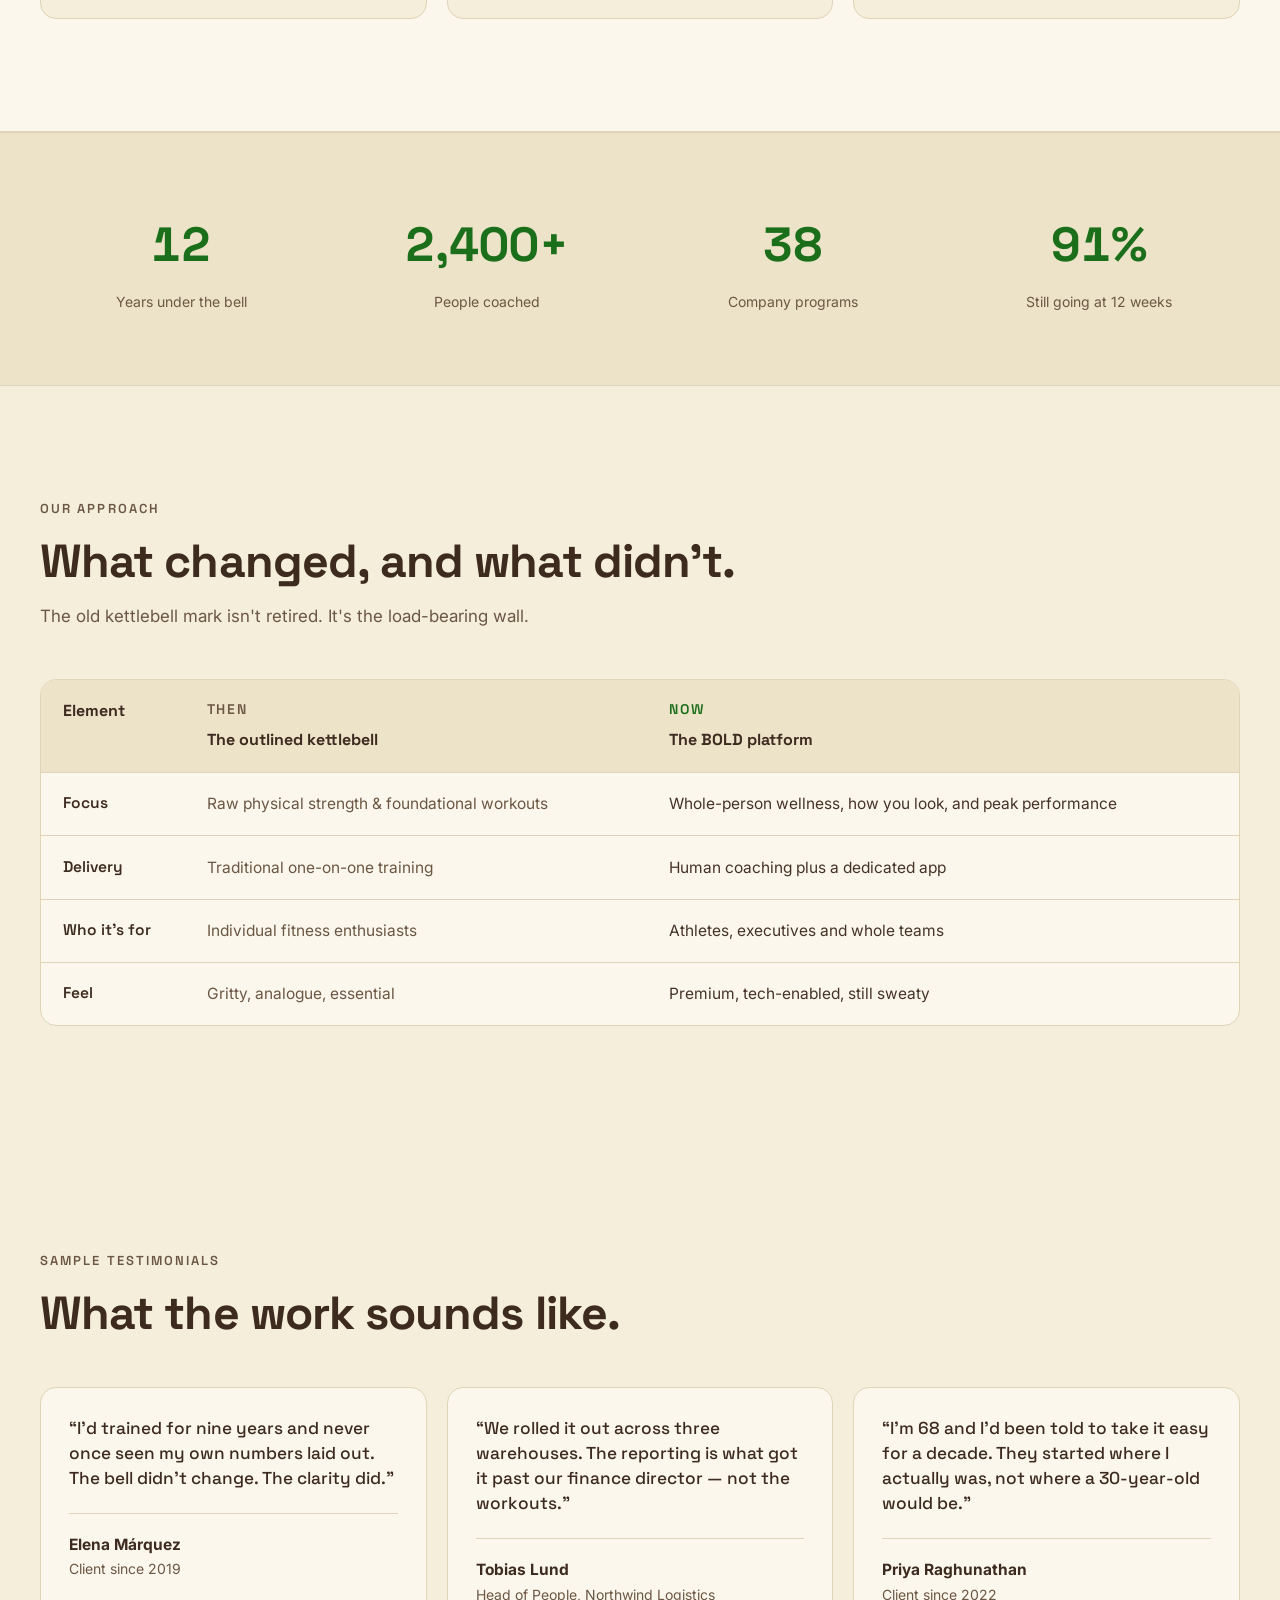
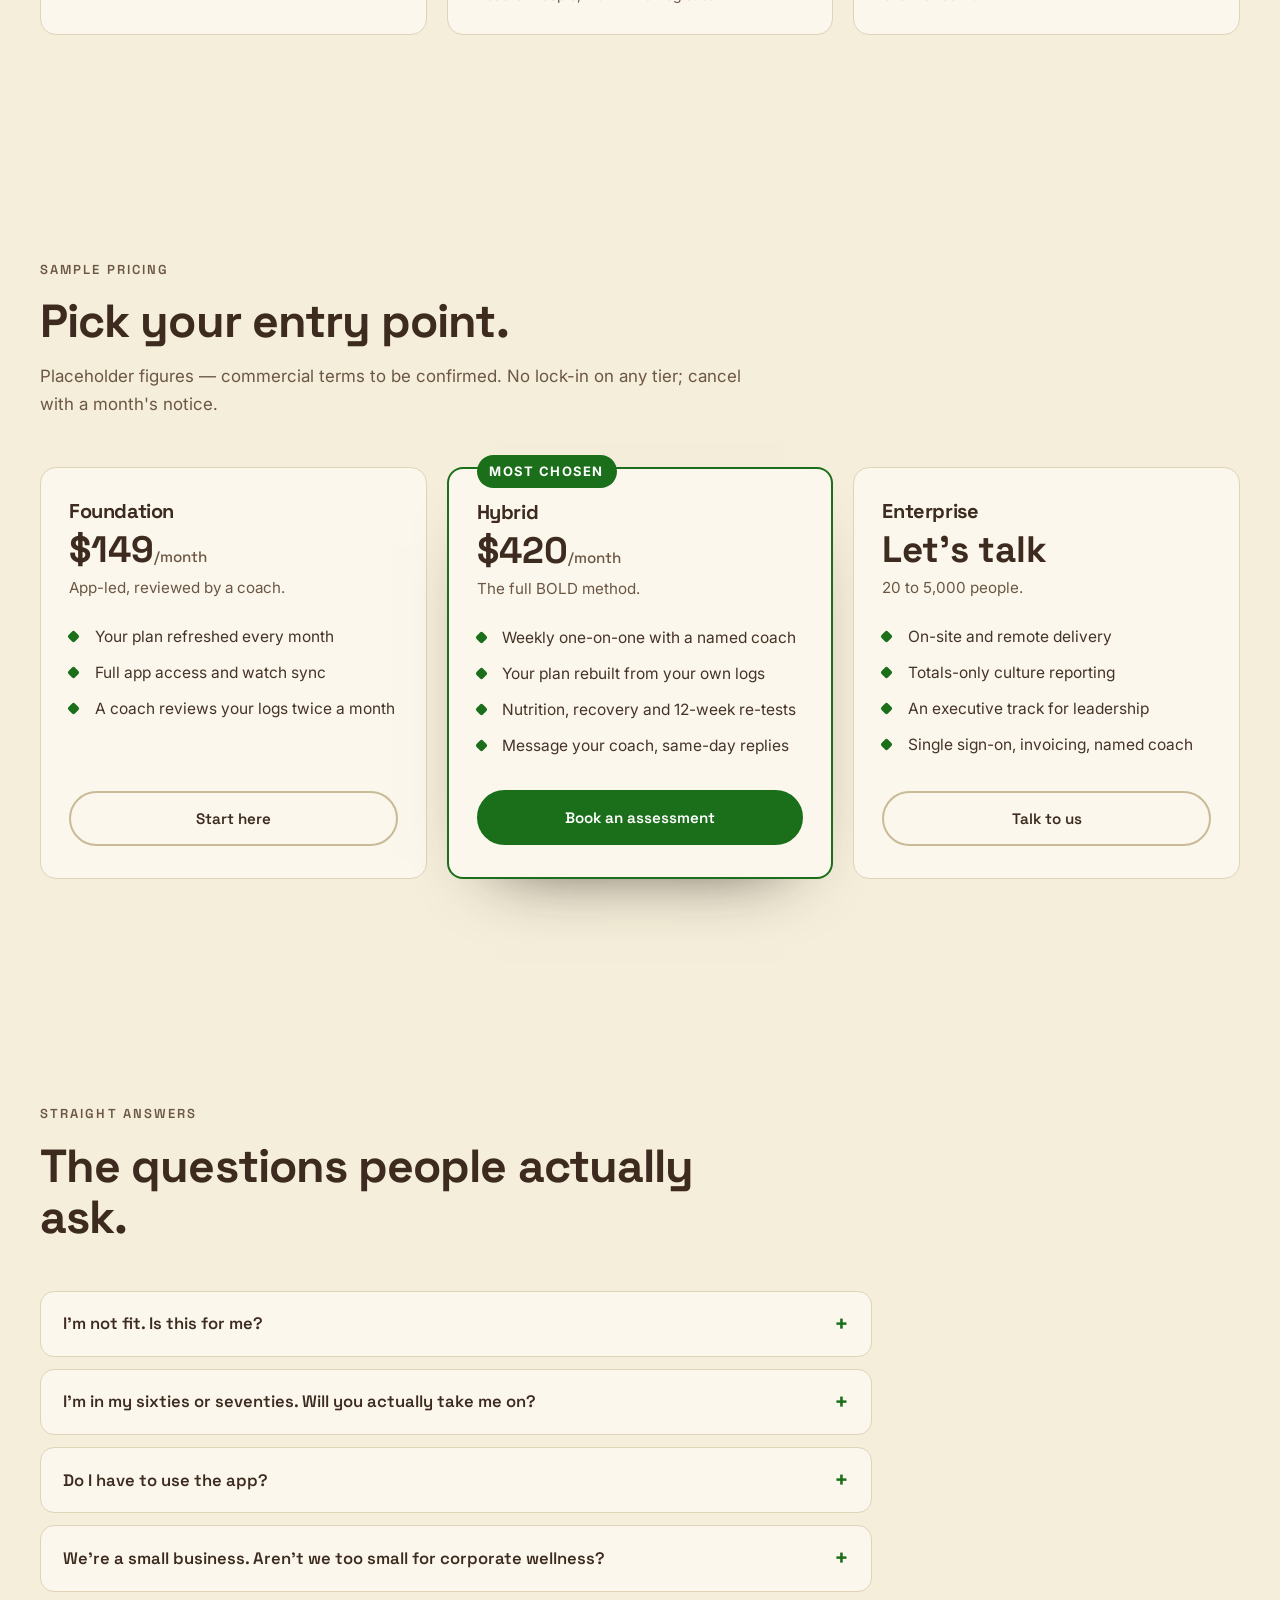
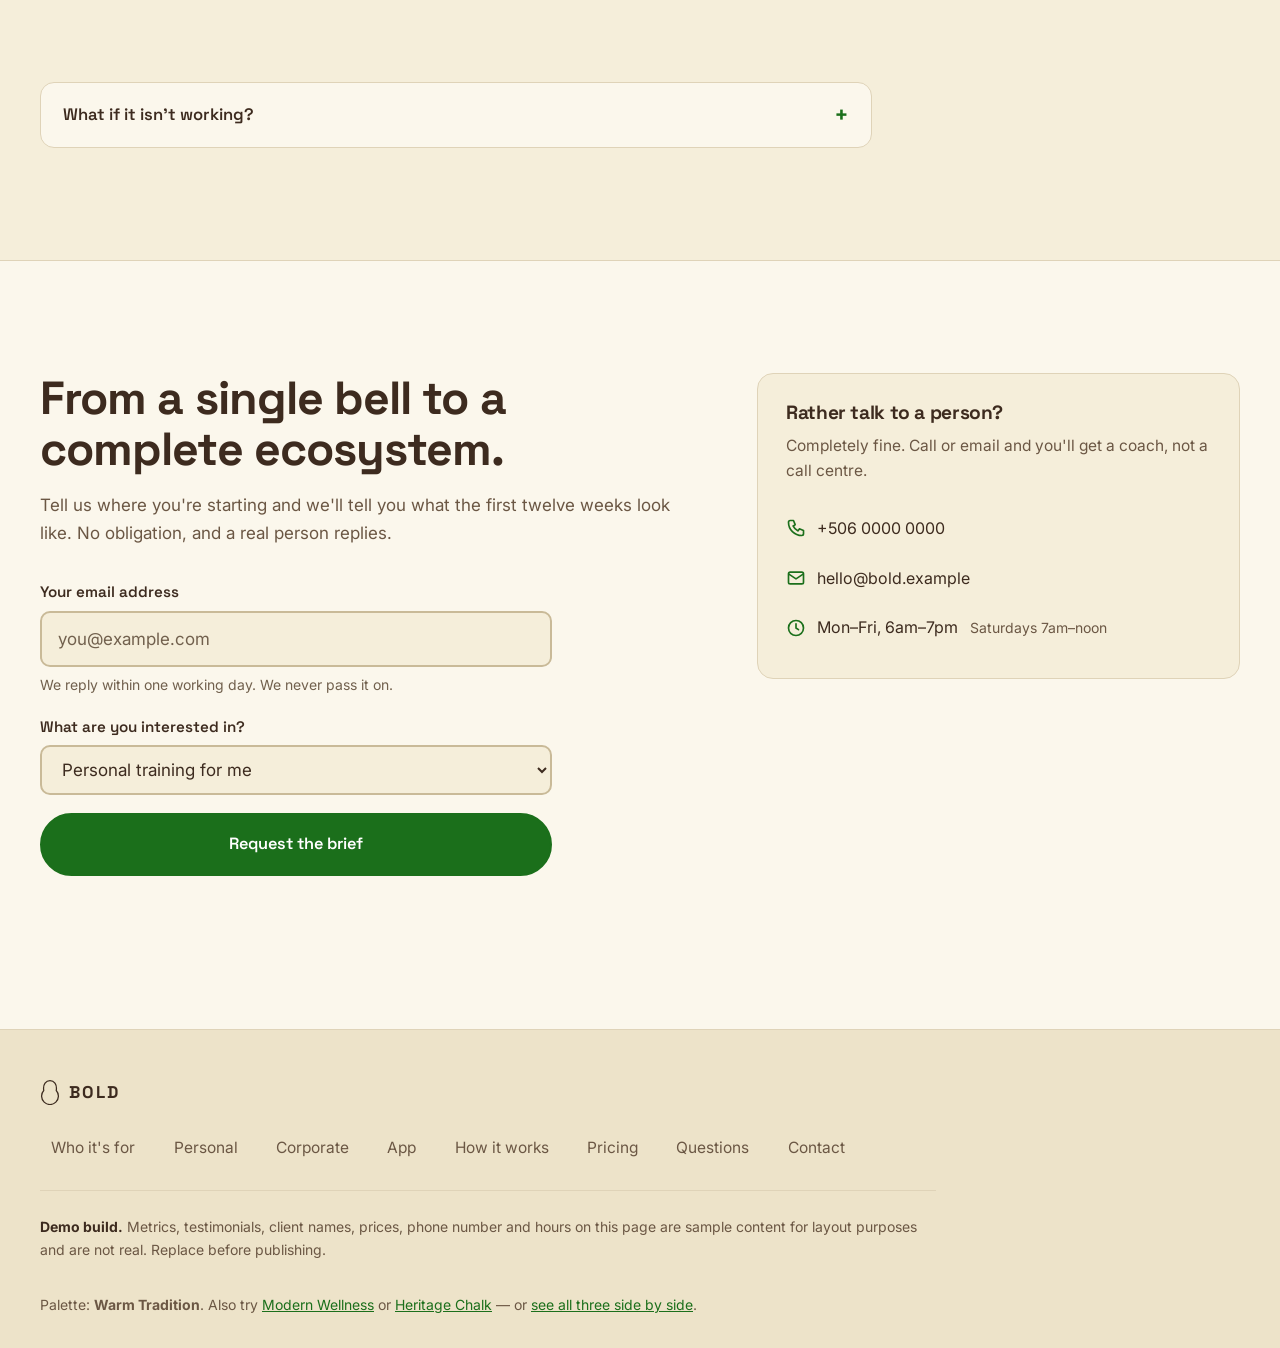
<file: tradition.html>
<!doctype html>
<html lang="en" data-palette="tradition" data-theme="light" data-motion="full">
<head>
<meta charset="utf-8">
<meta name="viewport" content="width=device-width, initial-scale=1">
<title>BOLD — Grounded in Strength (Warm Tradition)</title>
<meta name="description" content="Strength coaching with the numbers attached. One-on-one training, corporate wellness programs, and an app that keeps both honest.">
<meta name="color-scheme" content="light dark">
<meta name="theme-color" content="#F5EEDA">
<link rel="icon" href="data:image/svg+xml,%3Csvg xmlns='http://www.w3.org/2000/svg' viewBox='12 16 176 228'%3E%3Cpath d='M45 116.5C36 62 66 30 100 30C134 30 164 62 155 116.5A74 74 0 1 1 45 116.5Z' fill='none' stroke='%231B6F1B' stroke-width='12'/%3E%3C/svg%3E">

<link rel="preconnect" href="https://fonts.googleapis.com">
<link rel="preconnect" href="https://fonts.gstatic.com" crossorigin>
<link rel="stylesheet" href="https://fonts.googleapis.com/css2?family=Space+Grotesk:wght@500;600;700&family=Inter:wght@400;500;600;700&display=swap">
<link rel="stylesheet" href="css/palettes.css">
<link rel="stylesheet" href="css/styles.css">

<script>
/* Runs before first paint so the chosen theme and motion mode never flash.
   Kept tiny and inline on purpose — a separate file would paint first. */
(function(){
  var d = document.documentElement;
  try {
    var t = localStorage.getItem('bold:theme');
    if (t !== 'light' && t !== 'dark') t = matchMedia('(prefers-color-scheme: dark)').matches ? 'dark' : 'light';
    d.setAttribute('data-theme', t);
    var m = localStorage.getItem('bold:motion');
    if (m !== 'full' && m !== 'reduced') m = matchMedia('(prefers-reduced-motion: reduce)').matches ? 'reduced' : 'full';
    d.setAttribute('data-motion', m);
  } catch (e) { d.setAttribute('data-theme','light'); }
})();
</script>
</head>
<body>

<a class="skip-link" href="#audience">Skip to the main content</a>

<!-- ============================ NAV ============================ -->
<header class="nav" id="nav">
  <a class="nav__brand" href="#top" aria-label="BOLD — home">
    <svg class="nav__glyph" viewBox="12 16 176 228" aria-hidden="true">
      <path d="M45 116.5C36 62 66 30 100 30C134 30 164 62 155 116.5A74 74 0 1 1 45 116.5Z" fill="none" stroke="currentColor" stroke-width="11" stroke-linejoin="round"/>
    </svg>
    <span class="nav__word">BOLD</span>
  </a>

  <nav class="nav__links" aria-label="Primary">
    <a href="#audience">Who it's for</a>
    <a href="#steps">How it works</a>
    <a href="#plans">Pricing</a>
    <a href="#faq">Questions</a>
  </nav>

  <div class="nav__actions">
    <button type="button" class="icon-btn theme-toggle" id="themeToggle" aria-pressed="false">
      <svg class="i-moon" viewBox="0 0 24 24" fill="none" stroke="currentColor" stroke-width="2" aria-hidden="true"><path d="M21 12.8A9 9 0 1 1 11.2 3a7 7 0 0 0 9.8 9.8Z"/></svg>
      <svg class="i-sun" viewBox="0 0 24 24" fill="none" stroke="currentColor" stroke-width="2" aria-hidden="true"><circle cx="12" cy="12" r="4.5"/><path d="M12 2v2M12 20v2M2 12h2M20 12h2M4.9 4.9l1.4 1.4M17.7 17.7l1.4 1.4M19.1 4.9l-1.4 1.4M6.3 17.7l-1.4 1.4" stroke-linecap="round"/></svg>
      <span class="icon-btn__label" id="themeLabel">Dark</span>
    </button>

    <button type="button" class="icon-btn motion-toggle" id="motionToggle" aria-pressed="true">
      <svg viewBox="0 0 24 24" fill="none" stroke="currentColor" stroke-width="2" aria-hidden="true"><path d="M4 12h4l3-7 3 14 3-7h3" stroke-linecap="round" stroke-linejoin="round"/></svg>
      <span class="icon-btn__label" id="motionLabel">Motion</span>
    </button>

    <a class="btn btn--ghost nav__cta" href="#contact">Book a session</a>

    <button type="button" class="icon-btn nav__burger" id="navBurger" aria-expanded="false" aria-controls="navPanel">
      <svg viewBox="0 0 24 24" fill="none" stroke="currentColor" stroke-width="2" aria-hidden="true"><path d="M4 7h16M4 12h16M4 17h16" stroke-linecap="round"/></svg>
      <span class="sr-only">Menu</span>
    </button>
  </div>
</header>

<div class="nav__panel" id="navPanel" data-open="false">
  <a href="#audience">Who it's for</a>
  <a href="#personal">Personal training</a>
  <a href="#corporate">Corporate wellness</a>
  <a href="#app">The app</a>
  <a href="#steps">How it works</a>
  <a href="#plans">Pricing</a>
  <a href="#faq">Questions</a>
  <a class="btn btn--primary" href="#contact">Book a session</a>
</div>

<!-- ====================== THE ARC OF POWER ======================
     Phases 1 → 2 → 3, scroll-scrubbed. Compressed from 460vh to
     200vh, and the headline now shrinks into a rail rather than
     disappearing, so there is never an animation with no words.
     ============================================================== -->
<section class="stage" id="stage" aria-label="Introduction animation">
  <div class="stage__sticky">
    <div class="stage__progress" aria-hidden="true"><i id="stageBar"></i></div>

    <div class="stage__tilt" id="stageTilt">
      <canvas class="stage__gl" id="gl" aria-hidden="true"></canvas>
      <canvas class="stage__trail" id="trail" aria-hidden="true"></canvas>

      <svg class="legacy-mark" id="legacyMark" viewBox="12 16 176 228" aria-hidden="true">
        <g fill="none" stroke="currentColor" stroke-width="4" stroke-linecap="round" stroke-linejoin="round">
          <path d="M45 116.5C36 62 66 30 100 30C134 30 164 62 155 116.5A74 74 0 1 1 45 116.5Z"/>
          <path d="M70 98.4C64 68 80 52 100 52C120 52 136 68 130 98.4A74 74 0 0 0 70 98.4Z"/>
        </g>
      </svg>

      <div class="stage__wipe" id="stageWipe" aria-hidden="true"></div>

      <svg class="streams" id="streams" viewBox="0 0 1000 1000" preserveAspectRatio="none" aria-hidden="true">
        <defs><linearGradient id="streamGrad" x1="0.5" y1="0" x2="0.5" y2="1">
          <stop offset="0" stop-color="rgb(var(--swing-trail))"/>
          <stop offset="0.5" stop-color="rgb(var(--swing-glow))"/>
          <stop offset="1" stop-color="rgb(var(--swing-glow))" stop-opacity=".25"/>
        </linearGradient></defs>
        <g fill="none" stroke="url(#streamGrad)" stroke-width="2.5" stroke-linecap="round" vector-effect="non-scaling-stroke">
          <path class="streams__path" pathLength="1" d="M560 300C560 540 300 640 150 980"/>
          <path class="streams__path" pathLength="1" d="M560 300C560 580 500 720 505 995"/>
          <path class="streams__path" pathLength="1" d="M560 300C560 540 800 640 855 980"/>
        </g>
      </svg>
    </div>

    <!-- the text stays stalled — it never inherits the bell's tilt/lean -->
    <div class="stage__layer stage__layer--hero" id="heroCopy">
      <h1 class="hero__title">Grounded in Strength.<br><em>Driven by Data.</em></h1>
      <p class="hero__sub">
        Strength coaching with the numbers attached — for one person, or for
        everyone on your payroll. Same coaches. Same app. Same proof it worked.
      </p>
      <div class="hero__actions">
        <a class="btn btn--primary btn--lg" href="#audience" id="exploreCta">Show me what fits</a>
        <a class="btn btn--ghost btn--lg" href="#steps">How it works</a>
      </div>
    </div>

    <div class="stage__layer stage__layer--hooks" aria-hidden="true">
      <p class="hook" data-hook="0">Every motion begins with momentum.</p>
      <p class="hook" data-hook="1">Iron built the foundation.<br>Intelligence scales the results.</p>
      <p class="hook" data-hook="2">From a single bell to a complete ecosystem.<br><strong>Welcome to BOLD.</strong></p>
    </div>

    <!-- the headline never leaves: it shrinks into this rail -->
    <div class="hero-mini" id="heroMini" aria-hidden="true">
      <p class="hero-mini__title">Grounded in Strength. Driven by Data.</p>
      <p class="hero-mini__sub">Coaching for individuals, teams and whole companies.</p>
      <div class="hero-mini__actions">
        <a class="btn btn--primary" href="#audience" tabindex="-1">Show me what fits</a>
      </div>
    </div>

    <a class="stage__skip" href="#audience">Skip the intro <span aria-hidden="true">↓</span></a>
  </div>
</section>

<!-- ================= REDUCED-MOTION TWIN ================= -->
<section class="static-stage" id="stage-static" aria-label="Introduction">
  <div class="wrap">
    <h1 class="hero__title">Grounded in Strength. <em>Driven by Data.</em></h1>
    <p class="hero__sub">
      Strength coaching with the numbers attached — for one person, or for everyone
      on your payroll. Same coaches. Same app. Same proof it worked.
    </p>
    <div class="hero__actions">
      <a class="btn btn--primary btn--lg" href="#audience">Show me what fits</a>
      <a class="btn btn--ghost btn--lg" href="#steps">How it works</a>
    </div>

    <ol class="phases">
      <li class="phase phase--1">
        <div class="phase__art">
          <svg viewBox="12 16 176 228" aria-hidden="true"><g fill="none" stroke="currentColor" stroke-width="4" stroke-linecap="round" stroke-linejoin="round">
            <path d="M45 116.5C36 62 66 30 100 30C134 30 164 62 155 116.5A74 74 0 1 1 45 116.5Z"/>
            <path d="M70 98.4C64 68 80 52 100 52C120 52 136 68 130 98.4A74 74 0 0 0 70 98.4Z"/>
          </g></svg>
        </div>
        <p class="phase__step">Phase 01 · Foundation</p>
        <h2 class="phase__title">The outlined bell</h2>
        <p class="phase__body">One mark. Raw physical strength, foundational work, nothing decorative. This is where the practice starts and what everything after it is measured against.</p>
        <p class="phase__hook">“Every motion begins with momentum.”</p>
      </li>
      <li class="phase phase--2">
        <div class="phase__art">
          <svg viewBox="0 0 260 240" aria-hidden="true">
            <path d="M34 214C34 118 96 42 186 34" fill="none" stroke="currentColor" stroke-width="3" stroke-linecap="round" stroke-dasharray="1 9"/>
            <path d="M34 214C34 130 88 58 170 44" fill="none" stroke="currentColor" stroke-width="14" stroke-linecap="round" opacity=".18"/>
            <g transform="translate(132 4) scale(.38)" fill="none" stroke="currentColor" stroke-width="9" stroke-linecap="round" stroke-linejoin="round">
              <path d="M45 116.5C36 62 66 30 100 30C134 30 164 62 155 116.5A74 74 0 1 1 45 116.5Z"/>
              <path d="M70 98.4C64 68 80 52 100 52C120 52 136 68 130 98.4A74 74 0 0 0 70 98.4Z"/>
            </g>
          </svg>
        </div>
        <p class="phase__step">Phase 02 · The swing</p>
        <h2 class="phase__title">Momentum, traced</h2>
        <p class="phase__body">The bell takes on mass, depth and a path. The arc it burns into the screen is the energy transfer itself — load, drive, float, return.</p>
        <p class="phase__hook">“Iron built the foundation. Intelligence scales the results.”</p>
      </li>
      <li class="phase phase--3">
        <div class="phase__art">
          <svg viewBox="40 48 180 176" aria-hidden="true">
            <g stroke="currentColor" stroke-width="1.4" opacity=".6" fill="none">
              <path d="M60 120 128 74M128 74 196 118M60 120 96 176M96 176 168 168M168 168 196 118M128 74 132 132M132 132 96 176M132 132 168 168"/>
            </g>
            <g fill="currentColor">
              <circle cx="128" cy="74" r="6"/><circle cx="60" cy="120" r="4"/><circle cx="196" cy="118" r="4.5"/>
              <circle cx="96" cy="176" r="5"/><circle cx="168" cy="168" r="4"/><circle cx="132" cy="132" r="7"/>
            </g>
          </svg>
        </div>
        <p class="phase__step">Phase 03 · Impact</p>
        <h2 class="phase__title">Iron becomes intelligence</h2>
        <p class="phase__body">At peak elevation the bell resolves into data — reps, loads, recovery, adherence — and splits into three streams: personal coaching, corporate wellness, and the app that holds both.</p>
        <p class="phase__hook">“From a single bell to a complete ecosystem. Welcome to BOLD.”</p>
      </li>
    </ol>
  </div>
</section>

<main id="ecosystem">

  <!-- ============ WHO THIS IS FOR — the self-select ============ -->
  <section class="audience" id="audience" aria-labelledby="audience-title">
    <div class="wrap">
      <header class="section-head">
        <p class="eyebrow">Start here</p>
        <h2 class="section-title" id="audience-title">Which one are you?</h2>
        <p class="section-sub">Three ways in. Pick the one that sounds like you and we'll show you that path — no jargon, no obligation.</p>
      </header>
      <div class="audience__grid">
        <a class="who" href="#personal">
          <span class="who__icon" aria-hidden="true"><svg viewBox="0 0 24 24" fill="none" stroke="currentColor" stroke-width="2"><circle cx="12" cy="8" r="4"/><path d="M4 21c0-4.4 3.6-7 8-7s8 2.6 8 7" stroke-linecap="round"/></svg></span>
          <h3 class="who__title">I want to get stronger</h3>
          <p class="who__body">You train, or you want to start. You'd like a coach who actually knows your history — and proof that the work is doing something. Any age, any starting point.</p>
          <span class="who__go">Personal training</span>
        </a>
        <a class="who" href="#corporate">
          <span class="who__icon" aria-hidden="true"><svg viewBox="0 0 24 24" fill="none" stroke="currentColor" stroke-width="2"><path d="M3 21h18M5 21V6l7-3 7 3v15" stroke-linejoin="round"/><path d="M9 21v-5h6v5" stroke-linejoin="round"/></svg></span>
          <h3 class="who__title">I look after a team</h3>
          <p class="who__body">Five people or five thousand. You need something your staff will actually use, and a report you can put in front of whoever signs off on it.</p>
          <span class="who__go">Corporate wellness</span>
        </a>
        <a class="who" href="#app">
          <span class="who__icon" aria-hidden="true"><svg viewBox="0 0 24 24" fill="none" stroke="currentColor" stroke-width="2"><rect x="6" y="2.5" width="12" height="19" rx="3"/><path d="M11 18.5h2" stroke-linecap="round"/></svg></span>
          <h3 class="who__title">I just want the app</h3>
          <p class="who__body">Your session for today, your numbers over time, and a message thread with a real coach. Works on any phone, and it's fine if you've never used one like it.</p>
          <span class="who__go">The BOLD app</span>
        </a>
      </div>
    </div>
  </section>

  <!-- ============ THE THREE PILLARS ============ -->
  <section class="pillars" aria-labelledby="pillars-title">
    <div class="wrap">
      <header class="section-head">
        <p class="eyebrow">The ecosystem</p>
        <h2 class="section-title" id="pillars-title">Three streams. One system of record.</h2>
        <p class="section-sub">Human coaching where it changes behaviour, software where it adds up.</p>
      </header>

      <div class="pillars__grid">
        <article class="pillar pillar--b2c" id="personal">
          <p class="pillar__tag">For individuals</p>
          <h3 class="pillar__title">One-on-one, engineered.</h3>
          <p class="pillar__body">A dedicated coach, a plan that changes as you do, and a number attached to every claim. You keep the barbell and the bell — you lose the guesswork about whether it worked.</p>

          <!-- DEMO DATA: every figure in this card is fabricated for layout. -->
          <div class="transform-card" data-demo-copy="true">
            <div class="transform-card__head"><span>12-week block · sample client</span><span class="pill pill--accent">+11.4% strength</span></div>
            <div class="bars">
              <div class="bar"><span class="bar__label">Trap-bar deadlift</span><span class="bar__val">142 → 165 kg</span><span class="bar__track"><i style="--w:78%"></i></span></div>
              <div class="bar"><span class="bar__label">Swing volume</span><span class="bar__val">+2,400 reps</span><span class="bar__track"><i style="--w:64%"></i></span></div>
              <div class="bar"><span class="bar__label">Session adherence</span><span class="bar__val">91%</span><span class="bar__track"><i style="--w:91%"></i></span></div>
              <div class="bar"><span class="bar__label">Resting heart rate</span><span class="bar__val">64 → 57 bpm</span><span class="bar__track"><i style="--w:47%"></i></span></div>
            </div>
          </div>

          <ul class="ticks">
            <li>Weekly one-on-one, in person or by video</li>
            <li>Your plan rebuilt every block from your own logs</li>
            <li>Nutrition and recovery handled by the same coach</li>
            <li>A movement check and a re-test every 12 weeks</li>
          </ul>
          <a class="link-arrow" href="#contact">Start with an assessment</a>
        </article>

        <article class="pillar pillar--b2b" id="corporate">
          <p class="pillar__tag">For organisations</p>
          <h3 class="pillar__title">Culture you can measure.</h3>
          <p class="pillar__body">Programs that scale across sites and shifts, with reporting your people team can take to a board meeting. Individual health data stays private — you see the totals, never the person.</p>

          <!-- DEMO DATA: every metric in this dashboard mock is fabricated. -->
          <div class="dash" data-demo-copy="true">
            <div class="dash__head"><span class="dash__title">Team health · Q3</span><span class="pill">Northwind Logistics</span></div>
            <div class="dash__grid">
              <div class="stat"><span class="stat__num">312</span><span class="stat__lab">Enrolled</span></div>
              <div class="stat"><span class="stat__num">74%</span><span class="stat__lab">Active weekly</span></div>
              <div class="stat"><span class="stat__num">−18%</span><span class="stat__lab">Sick days</span></div>
              <div class="stat"><span class="stat__num">8.4</span><span class="stat__lab">Culture score</span></div>
            </div>
            <div class="spark" aria-hidden="true">
              <svg viewBox="0 0 300 64" preserveAspectRatio="none">
                <path d="M0 50 L30 46 L60 48 L90 38 L120 40 L150 30 L180 26 L210 28 L240 18 L270 14 L300 8" fill="none" stroke="var(--accent)" stroke-width="2.5"/>
              </svg>
            </div>
          </div>

          <ul class="ticks">
            <li>On-site and remote programming, 20 to 5,000 people</li>
            <li>Totals-only dashboards — no individual health data exposed</li>
            <li>An executive track for leadership teams</li>
            <li>Single sign-on, invoicing, and a named account coach</li>
          </ul>
          <a class="link-arrow" href="#contact">Request the enterprise brief</a>
        </article>

        <article class="pillar pillar--app" id="app">
          <p class="pillar__tag">The product</p>
          <h3 class="pillar__title">The coach, in your pocket.</h3>
          <p class="pillar__body">Today's session, your numbers over time, and a message thread with the human who wrote the plan. Same account whether you came in on your own or through your employer.</p>

          <!-- DEMO DATA: the preview shows fabricated sessions, metrics and messages. -->
          <div class="phone" data-demo-copy="true" aria-label="BOLD app preview">
            <div class="phone__glass">
              <div class="phone__bar"><span>9:41</span><span class="phone__dots" aria-hidden="true"></span></div>
              <p class="phone__greet">Today · Block 3, Day 2</p>
              <h4 class="phone__session">Posterior chain + swings</h4>
              <div class="rings">
                <div class="ring" style="--p:.82"><span>82%</span><small>Load</small></div>
                <div class="ring ring--alt" style="--p:.64"><span>64%</span><small>Recovery</small></div>
                <div class="ring ring--third" style="--p:.93"><span>93%</span><small>Adherence</small></div>
              </div>
              <ul class="phone__list">
                <li><span>Trap-bar deadlift</span><span>5 × 3 @ 150</span></li>
                <li><span>Kettlebell swing</span><span>6 × 12 @ 32</span></li>
                <li><span>Split squat</span><span>3 × 8 / side</span></li>
              </ul>
              <div class="phone__msg">
                <span class="avatar" aria-hidden="true">DR</span>
                <p>“Bar speed dropped on set 4 last week — cap it at 150 today and we push Thursday.”</p>
              </div>
            </div>
          </div>

          <ul class="ticks">
            <li>Logs work without a signal and syncs when you're back</li>
            <li>Reads your watch: heart rate, sleep, steps</li>
            <li>Message your coach and send a video of your form</li>
            <li>iPhone and Android</li>
          </ul>
          <a class="link-arrow" href="#contact">Join the beta list</a>
        </article>
      </div>
    </div>
  </section>

  <!-- ============ HOW IT WORKS ============ -->
  <section class="steps" id="steps" aria-labelledby="steps-title">
    <div class="wrap">
      <header class="section-head">
        <p class="eyebrow">How it works</p>
        <h2 class="section-title" id="steps-title">Three steps, and you'd know by week two.</h2>
        <p class="section-sub">No contracts to read before you understand what you're buying.</p>
      </header>
      <ol class="steps__grid" style="list-style:none;padding:0;margin:0">
        <li class="step">
          <span class="step__n" aria-hidden="true">1</span>
          <h3 class="step__title">We talk, then we measure</h3>
          <p class="step__body">A 45-minute conversation and a simple movement check — in person or over video. We find out what you can do now, what hurts, and what you actually want. Nothing is sold in this meeting.</p>
          <p class="step__meta">45 minutes · free · no equipment needed</p>
        </li>
        <li class="step">
          <span class="step__n" aria-hidden="true">2</span>
          <h3 class="step__title">You get a plan with your name on it</h3>
          <p class="step__body">Written by the coach you met, not picked from a menu. It lands in the app, one day at a time, in plain language. If something in it doesn't suit you, you say so and it changes.</p>
          <p class="step__meta">Ready within 3 working days</p>
        </li>
        <li class="step">
          <span class="step__n" aria-hidden="true">3</span>
          <h3 class="step__title">Every 12 weeks we re-test</h3>
          <p class="step__body">The same checks as day one, side by side with the first set. You see exactly what moved. If nothing did, that's our problem to fix, and we'll tell you rather than wait for you to ask.</p>
          <p class="step__meta">Written summary you keep</p>
        </li>
      </ol>
    </div>
  </section>

  <!-- DEMO DATA: all four figures are fabricated placeholders. -->
  <section class="metrics" aria-label="BOLD by the numbers" data-demo-copy="true">
    <div class="wrap metrics__grid">
      <div class="metric"><span class="metric__num">12</span><span class="metric__lab">Years under the bell</span></div>
      <div class="metric"><span class="metric__num">2,400+</span><span class="metric__lab">People coached</span></div>
      <div class="metric"><span class="metric__num">38</span><span class="metric__lab">Company programs</span></div>
      <div class="metric"><span class="metric__num">91%</span><span class="metric__lab">Still going at 12 weeks</span></div>
    </div>
  </section>

  <!-- ============ POSITIONING MATRIX ============ -->
  <section class="matrix" id="matrix" aria-labelledby="matrix-title">
    <div class="wrap">
      <header class="section-head">
        <p class="eyebrow">Our approach</p>
        <h2 class="section-title" id="matrix-title">What changed, and what didn't.</h2>
        <p class="section-sub">The old kettlebell mark isn't retired. It's the load-bearing wall.</p>
      </header>

      <div class="matrix__scroll">
        <table class="matrix__table">
          <caption class="sr-only">Legacy positioning compared with the BOLD platform</caption>
          <thead><tr>
            <th scope="col">Element</th>
            <th scope="col"><span class="col-tag col-tag--legacy">Then</span> The outlined kettlebell</th>
            <th scope="col"><span class="col-tag col-tag--bold">Now</span> The BOLD platform</th>
          </tr></thead>
          <tbody>
            <tr><th scope="row">Focus</th><td>Raw physical strength &amp; foundational workouts</td><td>Whole-person wellness, how you look, and peak performance</td></tr>
            <tr><th scope="row">Delivery</th><td>Traditional one-on-one training</td><td>Human coaching plus a dedicated app</td></tr>
            <tr><th scope="row">Who it's for</th><td>Individual fitness enthusiasts</td><td>Athletes, executives and whole teams</td></tr>
            <tr><th scope="row">Feel</th><td>Gritty, analogue, essential</td><td>Premium, tech-enabled, still sweaty</td></tr>
          </tbody>
        </table>
      </div>

      <!-- under 760px the same content stops being a sideways scroller -->
      <div class="matrix__cards">
        <div class="mcard"><p class="mcard__el">Focus</p>
          <div class="mcard__row mcard__row--legacy"><span class="mcard__tag">Then</span><span class="mcard__val">Raw physical strength &amp; foundational workouts</span></div>
          <div class="mcard__row mcard__row--bold"><span class="mcard__tag">Now</span><span class="mcard__val">Whole-person wellness, how you look, and peak performance</span></div></div>
        <div class="mcard"><p class="mcard__el">Delivery</p>
          <div class="mcard__row mcard__row--legacy"><span class="mcard__tag">Then</span><span class="mcard__val">Traditional one-on-one training</span></div>
          <div class="mcard__row mcard__row--bold"><span class="mcard__tag">Now</span><span class="mcard__val">Human coaching plus a dedicated app</span></div></div>
        <div class="mcard"><p class="mcard__el">Who it's for</p>
          <div class="mcard__row mcard__row--legacy"><span class="mcard__tag">Then</span><span class="mcard__val">Individual fitness enthusiasts</span></div>
          <div class="mcard__row mcard__row--bold"><span class="mcard__tag">Now</span><span class="mcard__val">Athletes, executives and whole teams</span></div></div>
        <div class="mcard"><p class="mcard__el">Feel</p>
          <div class="mcard__row mcard__row--legacy"><span class="mcard__tag">Then</span><span class="mcard__val">Gritty, analogue, essential</span></div>
          <div class="mcard__row mcard__row--bold"><span class="mcard__tag">Now</span><span class="mcard__val">Premium, tech-enabled, still sweaty</span></div></div>
      </div>
    </div>
  </section>

  <!-- DEMO DATA: all three quotes, names, roles and companies are fabricated.
       Sample copy for layout only — replace with real, permissioned
       testimonials or delete the section before publishing. -->
  <section class="voices" aria-labelledby="voices-title" data-demo-copy="true">
    <div class="wrap">
      <header class="section-head">
        <p class="eyebrow">Sample testimonials</p>
        <h2 class="section-title" id="voices-title">What the work sounds like.</h2>
      </header>
      <div class="voices__grid">
        <figure class="voice">
          <blockquote>“I'd trained for nine years and never once seen my own numbers laid out. The bell didn't change. The clarity did.”</blockquote>
          <figcaption><strong>Elena Márquez</strong><span>Client since 2019</span></figcaption>
        </figure>
        <figure class="voice">
          <blockquote>“We rolled it out across three warehouses. The reporting is what got it past our finance director — not the workouts.”</blockquote>
          <figcaption><strong>Tobias Lund</strong><span>Head of People, Northwind Logistics</span></figcaption>
        </figure>
        <figure class="voice">
          <blockquote>“I'm 68 and I'd been told to take it easy for a decade. They started where I actually was, not where a 30-year-old would be.”</blockquote>
          <figcaption><strong>Priya Raghunathan</strong><span>Client since 2022</span></figcaption>
        </figure>
      </div>
    </div>
  </section>

  <!-- DEMO DATA: every price, inclusion and seat count is fabricated. -->
  <section class="plans" id="plans" aria-labelledby="plans-title" data-demo-copy="true">
    <div class="wrap">
      <header class="section-head">
        <p class="eyebrow">Sample pricing</p>
        <h2 class="section-title" id="plans-title">Pick your entry point.</h2>
        <p class="section-sub">Placeholder figures — commercial terms to be confirmed. No lock-in on any tier; cancel with a month's notice.</p>
      </header>
      <div class="plans__grid">
        <article class="plan">
          <h3 class="plan__name">Foundation</h3>
          <p class="plan__price">$149<span>/month</span></p>
          <p class="plan__note">App-led, reviewed by a coach.</p>
          <ul class="ticks">
            <li>Your plan refreshed every month</li>
            <li>Full app access and watch sync</li>
            <li>A coach reviews your logs twice a month</li>
          </ul>
          <a class="btn btn--ghost btn--block" href="#contact">Start here</a>
        </article>
        <article class="plan plan--featured">
          <span class="plan__flag">Most chosen</span>
          <h3 class="plan__name">Hybrid</h3>
          <p class="plan__price">$420<span>/month</span></p>
          <p class="plan__note">The full BOLD method.</p>
          <ul class="ticks">
            <li>Weekly one-on-one with a named coach</li>
            <li>Your plan rebuilt from your own logs</li>
            <li>Nutrition, recovery and 12-week re-tests</li>
            <li>Message your coach, same-day replies</li>
          </ul>
          <a class="btn btn--primary btn--block" href="#contact">Book an assessment</a>
        </article>
        <article class="plan">
          <h3 class="plan__name">Enterprise</h3>
          <p class="plan__price">Let's talk</p>
          <p class="plan__note">20 to 5,000 people.</p>
          <ul class="ticks">
            <li>On-site and remote delivery</li>
            <li>Totals-only culture reporting</li>
            <li>An executive track for leadership</li>
            <li>Single sign-on, invoicing, named coach</li>
          </ul>
          <a class="btn btn--ghost btn--block" href="#contact">Talk to us</a>
        </article>
      </div>
    </div>
  </section>

  <!-- ============ FAQ ============ -->
  <section class="faq" id="faq" aria-labelledby="faq-title">
    <div class="wrap">
      <header class="section-head">
        <p class="eyebrow">Straight answers</p>
        <h2 class="section-title" id="faq-title">The questions people actually ask.</h2>
      </header>
      <div class="faq__list">
        <details class="qa"><summary>I'm not fit. Is this for me?</summary>
          <div class="qa__a"><p>Yes, and it's most of who we see. The first session measures where you are now — not where anyone thinks you should be. Plenty of people start unable to do a single unassisted squat, and the plan is built from that, honestly.</p></div></details>
        <details class="qa"><summary>I'm in my sixties or seventies. Will you actually take me on?</summary>
          <div class="qa__a"><p>Yes. Strength training matters more with age, not less, and the movement check exists precisely so the plan respects your joints, your history and any medication you're on. Bring your doctor's advice and we'll work inside it.</p></div></details>
        <details class="qa"><summary>Do I have to use the app?</summary>
          <div class="qa__a"><p>No. It makes things easier, and we'll sit with you once to set it up, but a printed plan and a phone call works too. Nobody gets dropped for not being technical.</p></div></details>
        <details class="qa"><summary>We're a small business. Aren't we too small for corporate wellness?</summary>
          <div class="qa__a"><p>Our smallest program is five people. Small teams are usually easier — one session a week in whatever space you have, and a one-page summary each quarter. You do not need an HR department to do this.</p></div></details>
        <details class="qa"><summary>As an employer, do I get to see my staff's health data?</summary>
          <div class="qa__a"><p>No, and that's deliberate. You see participation and totals across the group. Individual results belong to the individual. It's the part that gets programs approved and the part that keeps people signing up.</p></div></details>
        <details class="qa"><summary>What if it isn't working?</summary>
          <div class="qa__a"><p>The 12-week re-test is designed to catch that in writing. If the numbers haven't moved we say so first, and we either change the approach or help you find something that fits better. There's no lock-in on any tier.</p></div></details>
      </div>
    </div>
  </section>

  <!-- ============ CTA + HUMAN CONTACT ============ -->
  <section class="cta" id="contact" aria-labelledby="cta-title">
    <div class="wrap cta__grid">
      <div class="cta__inner">
        <h2 class="cta__title" id="cta-title">From a single bell to a complete ecosystem.</h2>
        <p class="cta__sub">Tell us where you're starting and we'll tell you what the first twelve weeks look like. No obligation, and a real person replies.</p>

        <form class="cta__form" id="ctaForm" novalidate>
          <div class="field">
            <label for="email">Your email address</label>
            <input id="email" name="email" type="email" inputmode="email" autocomplete="email" placeholder="you@example.com" required aria-describedby="emailHint">
            <span class="hint" id="emailHint">We reply within one working day. We never pass it on.</span>
          </div>
          <div class="field">
            <label for="track">What are you interested in?</label>
            <select id="track" name="track">
              <option value="b2c">Personal training for me</option>
              <option value="b2b">A program for my team or company</option>
              <option value="app">Just the app</option>
              <option value="unsure">I'm not sure yet</option>
            </select>
          </div>
          <button class="btn btn--primary btn--lg" type="submit">Request the brief</button>
          <p class="cta__status" id="ctaStatus" role="status" aria-live="polite"></p>
        </form>
        <!-- NOTE: front-end demo only — not wired to any backend. -->
      </div>

      <div class="contact-card">
        <h3>Rather talk to a person?</h3>
        <p>Completely fine. Call or email and you'll get a coach, not a call centre.</p>
        <!-- DEMO DATA: phone number, email address and hours are placeholders. -->
        <ul class="contact-list" data-demo-copy="true">
          <li><a href="tel:+50600000000"><svg viewBox="0 0 24 24" fill="none" stroke="currentColor" stroke-width="2" aria-hidden="true"><path d="M5 3h4l2 5-2.5 1.5a12 12 0 0 0 6 6L16 13l5 2v4a2 2 0 0 1-2 2A16 16 0 0 1 3 5a2 2 0 0 1 2-2Z" stroke-linejoin="round"/></svg>+506 0000 0000</a></li>
          <li><a href="mailto:hello@bold.example"><svg viewBox="0 0 24 24" fill="none" stroke="currentColor" stroke-width="2" aria-hidden="true"><rect x="3" y="5" width="18" height="14" rx="2"/><path d="m3 7 9 6 9-6" stroke-linejoin="round"/></svg>hello@bold.example</a></li>
          <li><span><svg viewBox="0 0 24 24" fill="none" stroke="currentColor" stroke-width="2" aria-hidden="true"><circle cx="12" cy="12" r="9"/><path d="M12 7v5l3 2" stroke-linecap="round"/></svg><span>Mon–Fri, 6am–7pm<br><span class="muted">Saturdays 7am–noon</span></span></span></li>
        </ul>
      </div>
    </div>
  </section>

  <footer class="foot">
    <div class="wrap foot__inner">
      <div class="foot__brand">
        <svg class="nav__glyph" viewBox="12 16 176 228" aria-hidden="true">
          <path d="M45 116.5C36 62 66 30 100 30C134 30 164 62 155 116.5A74 74 0 1 1 45 116.5Z" fill="none" stroke="currentColor" stroke-width="11" stroke-linejoin="round"/>
        </svg>
        <span>BOLD</span>
      </div>
      <nav class="foot__links" aria-label="Footer">
        <a href="#audience">Who it's for</a><a href="#personal">Personal</a><a href="#corporate">Corporate</a>
        <a href="#app">App</a><a href="#steps">How it works</a><a href="#plans">Pricing</a>
        <a href="#faq">Questions</a><a href="#contact">Contact</a>
      </nav>
      <p class="foot__note">
        <strong>Demo build.</strong> Metrics, testimonials, client names, prices, phone number
        and hours on this page are sample content for layout purposes and are not real.
        Replace before publishing.
      </p>
      <p class="palette-note">
        Palette: <strong>Warm Tradition</strong>. Also try <a href="index.html">Modern Wellness</a> or <a href="heritage.html">Heritage Chalk</a> — or
        <a href="compare.html">see all three side by side</a>.
      </p>
    </div>
  </footer>
</main>

<script src="js/main.js"></script>
</body>
</html>
</file>
<file: css/palettes.css>
/* ============================================================
   BOLD — palette tokens
   Three palettes × two themes. Every component in styles.css
   consumes ONLY the structural tokens below, so a palette is a
   drop-in swap and nothing has to be restyled per brand.

   Sources are the "Kettlebell Tradition" palette sheet. Where a
   source colour could not carry body text at 4.5:1 it is kept for
   fills and decoration and a darkened/brightened sibling is used
   for text — noted inline. Ratios are stated against the token's
   own background and verified by tools/contrast.js.
   ============================================================ */

:root{
  /* ---- the stage stays dark in every palette and every theme.
         Additive glow does not survive a white ground, so the swing
         plays in its own cinema band and hands off into the page. ---- */
  --stage-bg-legacy:#0A0C10;
  --stage-bg-mid:#150F0A;
  --stage-bg-bold:#0A0818;
  --stage-fg:#F2F5F8;
  --stage-muted:#AAB3BF;     /* 8.4:1 on --stage-bg-legacy */
  --stage-line:#2A313C;

  /* type scale — nothing below 12px anywhere on the page */
  --fs-micro:.8125rem;   /* 13px — eyebrows, tags, pills */
  --fs-small:.875rem;    /* 14px — captions, table tags */
  --fs-body:1rem;
  --tap:44px;            /* minimum interactive box */

  --font-display:"Space Grotesk","Trebuchet MS","Helvetica Neue",Arial,sans-serif;
  --font-body:"Inter",-apple-system,BlinkMacSystemFont,"Segoe UI",Roboto,"Helvetica Neue",Arial,sans-serif;
}

/* ============================================================
   1 · MODERN WELLNESS — minimalist & clean
   Sophisticated, premium, focused on clarity & balance.
   #FFFFFF · #36454F · #424242 · #9DC183 · #008080
   ============================================================ */
[data-palette="wellness"]{
  --bg:#FFFFFF;
  --bg-elev:#F7F9F9;
  --bg-sunken:#EEF3F2;
  --bg-invert:#10171A;
  --fg:#36454F;            /* 9.8:1  — "polished cast iron" headlines */
  --fg-body:#424242;       /* 9.9:1  — professional charcoal grey */
  --fg-muted:#566A72;      /* 5.6:1  */
  --fg-subtle:#5D6E75;     /* 4.7:1 on the sunken ground */
  --line:#DCE4E3;
  --line-strong:#C2CFCE;
  --accent:#007070;        /* 5.9:1 on white, 5.2:1 on sunken — teal carries actions */
  --accent-hover:#005C5C;
  --accent-ink:#FFFFFF;    /* 5.9:1 on teal */
  --accent-soft:rgba(0,112,112,.09);
  --accent-2:#9DC183;      /* sage — fills and decoration only (2.0:1) */
  --accent-2-ink:#456B2E;  /* 5.3:1 — sage's readable sibling */
  --accent-3:#36454F;
  --focus:#008080;
  --shadow:20 40 44;
  --swing-trail:0,150,150;
  --swing-glow:157,193,131;
  --swing-node:#4FC3C3;
  --swing-node-2:#9DC183;
}
[data-palette="wellness"][data-theme="dark"]{
  --bg:#10171A;
  --bg-elev:#182226;
  --bg-sunken:#0A1013;
  --bg-invert:#FFFFFF;
  --fg:#EAF1F1;            /* 14.6:1 */
  --fg-body:#DCE6E6;
  --fg-muted:#A9BCC0;      /* 9.2:1  */
  --fg-subtle:#8399A0;     /* 6.0:1  */
  --line:#253237;
  --line-strong:#35464C;
  --accent:#2FB3B3;        /* 7.1:1  */
  --accent-hover:#4FC9C9;
  --accent-ink:#06191B;    /* 7.2:1 on the brightened teal */
  --accent-soft:rgba(47,179,179,.14);
  --accent-2:#9DC183;      /* 9.0:1 on this ground — safe as text here */
  --accent-2-ink:#B6D6A0;
  --accent-3:#7FA8BC;
  --focus:#4FC9C9;
  --shadow:0 0 0;
}

/* ============================================================
   2 · HERITAGE CHALK — industrial & classic
   Rugged, authoritative, grounded in grit.
   #2C3539 · #E0E0E0 · #A94442 · #B87333 · #C0C0C0
   ============================================================ */
[data-palette="heritage"]{
  --bg:#ECEEEE;            /* chalk ground */
  --bg-elev:#F8F9F9;
  --bg-sunken:#DFE3E3;
  --bg-invert:#1B2124;
  --fg:#2C3539;            /* 10.1:1 — deep slate charcoal */
  --fg-body:#333D41;
  --fg-muted:#4E585C;      /* 5.9:1  */
  --fg-subtle:#566266;     /* 4.8:1 on the sunken ground */
  --line:#CFD5D5;
  --line-strong:#B4BDBD;
  --accent:#A94442;        /* 4.8:1 — industrial rust red */
  --accent-hover:#8E3634;
  --accent-ink:#FFFFFF;    /* 5.8:1 on rust */
  --accent-soft:rgba(169,68,66,.09);
  --accent-2:#B87333;      /* copper — fills (3.3:1), not body text */
  --accent-2-ink:#8A5522;  /* 5.0:1 — copper's readable sibling */
  --accent-3:#566266;
  --focus:#A94442;
  --shadow:30 34 36;
  --swing-trail:184,115,51;
  --swing-glow:169,68,66;
  --swing-node:#D89A5C;
  --swing-node-2:#C0C0C0;
}
[data-palette="heritage"][data-theme="dark"]{
  --bg:#1B2124;
  --bg-elev:#2C3539;       /* the palette's own slate, as the card ground */
  --bg-sunken:#141A1C;
  --bg-invert:#ECEEEE;
  --fg:#E0E0E0;            /* 12.3:1 — chalk dust white */
  --fg-body:#D4D6D6;
  --fg-muted:#ADB4B6;      /* 7.7:1  */
  --fg-subtle:#9BA3A6;     /* 4.8:1 on the slate card ground */
  --line:#384246;
  --line-strong:#4A5559;
  --accent:#D4924F;        /* 4.7:1 on slate cards — copper lifted to carry text */
  --accent-hover:#E3A566;
  --accent-ink:#17110A;    /* 7.1:1 */
  --accent-soft:rgba(212,146,79,.15);
  --accent-2:#E08582;      /* 4.6:1 — rust lifted for dark grounds */
  --accent-2-ink:#E9A29F;
  --accent-3:#C0C0C0;      /* 8.9:1 — silver */
  --focus:#E3A566;
  --shadow:0 0 0;
}

/* ============================================================
   3 · WARM TRADITION — vintage & earthy
   Inviting, authentic, rooted in natural strength.
   #F5EEDA · #8C7B68 · #3D2B1F · #228B22 · #C5B358
   ============================================================ */
[data-palette="tradition"]{
  --bg:#F5EEDA;            /* cream */
  --bg-elev:#FBF7EC;
  --bg-sunken:#EDE3C9;
  --bg-invert:#17110C;
  --fg:#3D2B1F;            /* 11.5:1 — dark chocolate brown */
  --fg-body:#463327;
  --fg-muted:#6B5744;      /* 5.9:1  */
  --fg-subtle:#71604D;     /* 4.7:1 on the sunken ground */
  --line:#DFD3B8;
  --line-strong:#C9BA98;
  --accent:#1B6F1B;        /* 5.4:1 — forest green, darkened to carry text */
  --accent-hover:#155715;
  --accent-ink:#FFFFFF;    /* 6.3:1 */
  --accent-soft:rgba(34,139,34,.10);
  --accent-bright:#228B22; /* the source green, for large fills */
  --accent-2:#C5B358;      /* burnished gold — decoration only (1.8:1) */
  --accent-2-ink:#6E6019;  /* 4.9:1 — gold's readable sibling */
  --accent-3:#6B5A47;      /* 5.7:1 — taupe darkened so it can carry text */
  --focus:#1B6F1B;
  --shadow:40 32 22;
  --swing-trail:197,179,88;
  --swing-glow:34,139,34;
  --swing-node:#D8C978;
  --swing-node-2:#5FBF5F;
}
[data-palette="tradition"][data-theme="dark"]{
  --bg:#17110C;
  --bg-elev:#221A12;
  --bg-sunken:#0E0A07;
  --bg-invert:#F5EEDA;
  --fg:#F5EEDA;            /* 16.2:1 */
  --fg-body:#EADFC6;
  --fg-muted:#C9B99E;      /* 9.7:1  */
  --fg-subtle:#9C8A73;     /* 5.6:1  */
  --line:#38291C;
  --line-strong:#4C3826;
  --accent:#3FA83F;        /* 6.2:1 — forest green lifted for dark */
  --accent-hover:#59C059;
  --accent-ink:#0B1A0B;
  --accent-soft:rgba(63,168,63,.16);
  --accent-bright:#4FBF4F;
  --accent-2:#C5B358;      /* 8.9:1 here — gold finally works as text */
  --accent-2-ink:#D8C978;
  --accent-3:#A08D74;
  --focus:#59C059;
  --shadow:0 0 0;
}
</file>
<file: css/styles.css>
/* ============================================================
   BOLD — structure and components.
   Consumes ONLY the tokens from palettes.css, so swapping a
   palette or a theme restyles the whole page without touching
   a single rule in this file.
   ============================================================ */

*,*::before,*::after{box-sizing:border-box}

html{-webkit-text-size-adjust:100%}
@media (prefers-reduced-motion:no-preference){
  html{scroll-behavior:smooth}          /* gated: was unconditional */
}
[data-motion="reduced"]{scroll-behavior:auto}

body{
  margin:0;
  background:var(--bg);
  color:var(--fg-body);
  font:400 17px/1.65 var(--font-body);
  overflow-x:hidden;
  -webkit-font-smoothing:antialiased;
}
img,svg{max-width:100%}
h1,h2,h3,h4{font-family:var(--font-display);font-weight:700;letter-spacing:-.02em;line-height:1.1;margin:0;color:var(--fg)}
p{margin:0}
a{color:inherit}
button,input,select,textarea{font:inherit;color:inherit}

.wrap{width:min(100% - 2.5rem,1200px);margin-inline:auto}
.sr-only{position:absolute;width:1px;height:1px;padding:0;margin:-1px;overflow:hidden;clip:rect(0 0 0 0);white-space:nowrap;border:0}
:focus-visible{outline:3px solid var(--focus);outline-offset:3px;border-radius:6px}

.skip-link{
  position:fixed;top:-100px;left:1rem;z-index:300;background:var(--accent);color:var(--accent-ink);
  padding:.85rem 1.25rem;border-radius:10px;font-weight:600;text-decoration:none;
}
.skip-link:focus{top:1rem}

/* ---------------- buttons ---------------- */
.btn{
  display:inline-flex;align-items:center;justify-content:center;gap:.5rem;
  min-height:var(--tap);padding:.8rem 1.5rem;border-radius:999px;border:2px solid transparent;
  font-family:var(--font-display);font-weight:600;font-size:.95rem;
  text-decoration:none;cursor:pointer;white-space:nowrap;
  transition:transform .2s ease,background-color .2s,border-color .2s,color .2s,box-shadow .2s;
}
.btn--primary{background:var(--accent);color:var(--accent-ink);border-color:var(--accent)}
.btn--primary:hover{background:var(--accent-hover);border-color:var(--accent-hover);transform:translateY(-2px)}
.btn--ghost{background:transparent;border-color:var(--line-strong);color:var(--fg)}
.btn--ghost:hover{border-color:var(--accent);color:var(--accent);transform:translateY(-2px)}
.btn--block{width:100%}
.btn--lg{padding:1rem 1.9rem;font-size:1.02rem}

.eyebrow{
  font-family:var(--font-display);font-weight:600;font-size:var(--fs-micro);
  letter-spacing:.16em;text-transform:uppercase;color:var(--fg-muted);margin-bottom:1rem;
}
.section-head{max-width:46rem;margin-bottom:3rem}
.section-title{font-size:clamp(1.85rem,4vw,2.9rem)}
.section-sub{margin-top:1rem;color:var(--fg-muted);font-size:1.06rem}

/* ---------------- nav ---------------- */
.nav{
  position:fixed;inset:0 0 auto 0;z-index:100;
  display:flex;align-items:center;gap:1rem;
  padding:.7rem clamp(1rem,4vw,2.5rem);
  background:color-mix(in srgb,var(--bg) 88%,transparent);
  backdrop-filter:blur(12px);-webkit-backdrop-filter:blur(12px);
  border-bottom:1px solid transparent;transition:border-color .3s,background-color .3s;
}
.nav.is-scrolled{border-bottom-color:var(--line)}
/* over the dark stage the nav has to read light whatever the theme is */
.nav.is-over-stage{background:rgba(10,12,16,.82);border-bottom-color:var(--stage-line)}
.nav.is-over-stage .nav__word,.nav.is-over-stage .nav__links a{color:var(--stage-fg)}
.nav.is-over-stage .nav__brand{color:var(--stage-fg)}
.nav.is-over-stage .icon-btn{border-color:var(--stage-line);color:var(--stage-muted)}
.nav.is-over-stage .btn--ghost{border-color:var(--stage-line);color:var(--stage-fg)}

.nav__brand{display:flex;align-items:center;gap:.55rem;text-decoration:none;color:var(--fg);
  min-height:var(--tap);padding-inline:.15rem}
.nav__glyph{width:20px;height:26px;flex:none}
.nav__word{font-family:var(--font-display);font-weight:700;font-size:1.15rem;letter-spacing:.14em;color:var(--fg)}
.nav__links{display:flex;gap:.35rem;margin-inline:auto}
.nav__links a{
  display:inline-flex;align-items:center;min-height:var(--tap);padding:0 .85rem;border-radius:8px;
  text-decoration:none;color:var(--fg-muted);font-size:.95rem;transition:color .2s,background-color .2s;
}
.nav__links a:hover{color:var(--fg);background:var(--accent-soft)}
.nav__actions{display:flex;align-items:center;gap:.5rem}

.icon-btn{
  display:inline-flex;align-items:center;justify-content:center;gap:.45rem;
  min-width:var(--tap);min-height:var(--tap);padding:0 .8rem;
  background:transparent;border:1px solid var(--line-strong);border-radius:999px;
  cursor:pointer;font-size:var(--fs-small);color:var(--fg-muted);
  transition:border-color .2s,color .2s,background-color .2s;
}
.icon-btn:hover{border-color:var(--accent);color:var(--accent)}
.icon-btn svg{width:18px;height:18px;flex:none}
.icon-btn__label{font-family:var(--font-display);font-weight:600}

/* the theme toggle shows the icon for the mode you'd switch TO */
.theme-toggle .i-sun{display:none}
[data-theme="dark"] .theme-toggle .i-sun{display:block}
[data-theme="dark"] .theme-toggle .i-moon{display:none}

.nav__burger{display:none}
.nav__panel{display:none}

@media (max-width:1000px){
  .nav__links{display:none}
  .nav__burger{display:inline-flex}
  .nav__cta{display:none}          /* it lives in the panel; keeps the burger on screen */
  .nav__panel[data-open="true"]{
    display:block;position:fixed;inset:auto 0 0 0;top:var(--nav-h,60px);z-index:99;
    background:var(--bg);border-top:1px solid var(--line);
    padding:.5rem clamp(1rem,4vw,2.5rem) 1.5rem;overflow-y:auto;
  }
  .nav__panel a{
    display:flex;align-items:center;min-height:56px;
    border-bottom:1px solid var(--line);text-decoration:none;color:var(--fg);font-size:1.05rem;
  }
  .nav__panel a:last-of-type{border-bottom:0}
  .nav__panel .btn{margin-top:1rem;width:100%}
}

/* ============================================================
   THE STAGE — the swing. Always dark, in every palette and
   theme: additive glow does not survive a light ground.
   ============================================================ */
.stage{position:relative;height:200vh;padding:0;background:var(--stage-bg-legacy);color:var(--stage-fg)}
[data-motion="reduced"] .stage{display:none}
.stage__sticky{position:sticky;top:0;height:100vh;overflow:hidden}
.stage__tilt{position:absolute;inset:0;will-change:transform}
.stage__gl,.stage__trail{position:absolute;inset:0;width:100%;height:100%;display:block}
.stage__trail{pointer-events:none;mix-blend-mode:screen}

/* how far through the intro you are — answers "how long is this?" */
.stage__progress{position:absolute;left:0;top:0;height:3px;width:100%;z-index:6;background:rgba(255,255,255,.08)}
.stage__progress i{display:block;height:100%;width:0;background:rgb(var(--swing-trail));transition:width .1s linear}

.legacy-mark{
  position:absolute;left:50%;top:25%;height:min(23vh,200px);width:auto;
  transform:translate(-50%,-50%);color:var(--stage-fg);
}
.legacy-mark.is-hot{color:rgb(var(--swing-trail));filter:drop-shadow(0 0 26px rgba(var(--swing-trail),.6))}

.stage__layer{position:absolute;inset:0;display:grid;place-content:center;text-align:center;padding:0 1.5rem;pointer-events:none}
.stage__layer>*{pointer-events:auto}
.stage__layer--hero{align-content:end;padding-bottom:clamp(5rem,13vh,7.5rem)}

.hero__title{font-size:clamp(2.1rem,5.6vw,4.2rem);letter-spacing:-.03em;color:var(--stage-fg)}
.hero__title em{font-style:normal;color:rgb(var(--swing-node-rgb,255,210,74));
  background:linear-gradient(96deg,var(--stage-fg),var(--swing-node) 70%);
  -webkit-background-clip:text;background-clip:text;color:transparent}
.hero__sub{max-width:38rem;margin:1.1rem auto 0;color:var(--stage-muted);font-size:1.05rem}
.hero__actions{display:flex;gap:.75rem;justify-content:center;flex-wrap:wrap;margin-top:1.7rem}
.stage .btn--ghost{border-color:var(--stage-line);color:var(--stage-fg)}
.stage .btn--ghost:hover{border-color:var(--swing-node);color:var(--swing-node)}

/* Phases 2–3: the headline does not vanish, it shrinks into a rail.
   Nobody is ever looking at the animation with no words on it. */
.hero-mini{
  position:absolute;left:clamp(1rem,4vw,2.5rem);bottom:clamp(1.25rem,4vh,2.25rem);z-index:5;
  max-width:min(26rem,60vw);opacity:0;transform:translateY(14px);pointer-events:none;
}
.hero-mini__title{font-family:var(--font-display);font-weight:700;font-size:1.15rem;color:var(--stage-fg);line-height:1.25}
.hero-mini__sub{margin-top:.35rem;font-size:var(--fs-small);color:var(--stage-muted)}
.hero-mini__actions{display:flex;gap:.5rem;margin-top:.9rem;flex-wrap:wrap}
.hero-mini .btn{padding:.6rem 1.1rem;font-size:var(--fs-small);min-height:40px}

/* always available, always visible, never a hidden skip-link */
.stage__skip{
  position:absolute;right:clamp(1rem,4vw,2.5rem);bottom:clamp(1.25rem,4vh,2.25rem);z-index:6;
  display:inline-flex;align-items:center;gap:.5rem;min-height:var(--tap);padding:0 1.15rem;
  border:1px solid var(--stage-line);border-radius:999px;background:rgba(10,12,16,.6);
  color:var(--stage-fg);text-decoration:none;font-size:var(--fs-small);font-weight:600;
  backdrop-filter:blur(8px);-webkit-backdrop-filter:blur(8px);
}
.stage__skip:hover{border-color:var(--swing-node);color:var(--swing-node)}

.stage__layer--hooks .hook{
  position:absolute;left:50%;top:78%;transform:translate(-50%,-50%);
  width:min(90vw,44rem);font-family:var(--font-display);font-weight:600;
  font-size:clamp(1.25rem,3.2vw,2.3rem);line-height:1.22;color:var(--stage-fg);
  opacity:0;text-wrap:balance;text-shadow:0 2px 30px rgba(0,0,0,.95),0 0 12px rgba(0,0,0,.9);
}
.hook[data-hook="2"]{top:56%}
.hook strong{color:var(--swing-node)}

.stage__wipe{
  position:absolute;left:50%;top:50%;width:10px;height:10px;border-radius:50%;
  transform:translate(-50%,-50%) scale(0);opacity:0;pointer-events:none;
  background:radial-gradient(circle,rgba(var(--swing-trail),.30) 0%,rgba(var(--swing-glow),.16) 42%,rgba(10,12,16,0) 70%);
}
.streams{position:absolute;inset:0;width:100%;height:100%;opacity:0;pointer-events:none}
.streams__path{stroke-dasharray:1;stroke-dashoffset:1;filter:drop-shadow(0 0 10px rgba(var(--swing-trail),.7))}

/* Where each stream actually goes — named the moment its line arrives,
   in the exact words the pillars section below uses for the same three
   things, so the burst reads as a fork into real destinations. */
.stream-label{
  position:absolute;top:76%;transform:translate(-50%,-50%);
  font-family:var(--font-display);font-weight:700;font-size:var(--fs-small);
  letter-spacing:.02em;color:var(--stage-fg);opacity:0;white-space:nowrap;
  text-shadow:0 2px 20px rgba(0,0,0,.9);pointer-events:none;
}
.stream-label[data-stream="0"]{left:15%}
.stream-label[data-stream="1"]{left:50.5%}
.stream-label[data-stream="2"]{left:85.5%}

/* ============================================================
   REDUCED-MOTION TWIN
   ============================================================ */
.static-stage{display:none}
[data-motion="reduced"] .static-stage{display:block;padding:8rem 0 4rem;background:var(--bg-elev);border-bottom:1px solid var(--line)}
.static-stage .hero__title,.static-stage .hero__sub{color:inherit}
.static-stage .hero__title{color:var(--fg);font-size:clamp(2rem,5vw,3.6rem);max-width:20ch}
.static-stage .hero__title em{background:none;color:var(--accent);-webkit-text-fill-color:var(--accent)}
.static-stage .hero__sub{margin-inline:0;color:var(--fg-muted)}
.static-stage .hero__actions{justify-content:flex-start}
.static-stage .eyebrow{color:var(--fg-muted)}

.phases{list-style:none;display:grid;gap:1.25rem;grid-template-columns:repeat(3,1fr);margin:4rem 0 0;padding:0}
.phase{border:1px solid var(--line);border-radius:16px;padding:1.75rem;background:var(--bg)}
.phase__art{height:150px;display:grid;place-items:center;margin-bottom:1.5rem;color:var(--fg-muted)}
.phase--2 .phase__art,.phase--3 .phase__art{color:var(--accent)}
.phase__art svg{height:100%;width:auto}
.phase__step{font-family:var(--font-display);font-size:var(--fs-micro);letter-spacing:.14em;text-transform:uppercase;color:var(--fg-muted)}
.phase__title{font-size:1.4rem;margin:.5rem 0 .75rem}
.phase__body{font-size:.97rem;color:var(--fg-muted)}
.phase__hook{margin-top:1.25rem;padding-top:1.25rem;border-top:1px solid var(--line);font-family:var(--font-display);font-size:1rem;color:var(--accent)}

/* ============================================================
   THE PAGE
   ============================================================ */
#ecosystem{position:relative;z-index:2;background:var(--bg)}
section{padding:clamp(4rem,9vw,7rem) 0}
#audience,#personal,#corporate,#app,#steps,#matrix,#plans,#faq,#contact,#ecosystem{scroll-margin-top:5.5rem}

.reveal{opacity:0;transform:translateY(22px);transition:opacity .7s ease,transform .7s ease}
.reveal.is-in{opacity:1;transform:none}
[data-motion="reduced"] .reveal{opacity:1;transform:none;transition:none}

/* ---------------- who this is for (self-select) ---------------- */
.audience{background:var(--bg-elev);border-bottom:1px solid var(--line)}
.audience__grid{display:grid;gap:1rem;grid-template-columns:repeat(3,1fr)}
.who{
  display:flex;flex-direction:column;padding:1.75rem;border:2px solid var(--line);border-radius:16px;
  background:var(--bg);text-decoration:none;transition:border-color .2s,transform .2s,box-shadow .2s;
}
.who:hover{border-color:var(--accent);transform:translateY(-4px);box-shadow:0 18px 40px -28px rgb(var(--shadow))}
.who__icon{width:44px;height:44px;display:grid;place-items:center;border-radius:12px;
  background:var(--accent-soft);color:var(--accent);margin-bottom:1.1rem}
.who__icon svg{width:24px;height:24px}
.who__title{font-size:1.25rem}
.who__body{margin-top:.6rem;color:var(--fg-muted);font-size:.97rem;flex:1}
.who__go{margin-top:1.25rem;display:inline-flex;align-items:center;gap:.4rem;min-height:var(--tap);
  font-family:var(--font-display);font-weight:600;color:var(--accent);font-size:.95rem}
.who__go::after{content:"→";transition:transform .2s}
.who:hover .who__go::after{transform:translateX(5px)}

/* ---------------- pillars ---------------- */
.pillars__grid{display:grid;gap:1.25rem;grid-template-columns:repeat(3,1fr);align-items:start}
.pillar{
  position:relative;border:1px solid var(--line);border-radius:16px;
  padding:clamp(1.5rem,2.4vw,2.1rem);overflow:hidden;background:var(--bg-elev);
  transition:transform .3s ease,border-color .3s,box-shadow .3s;
}
.pillar::before{content:"";position:absolute;inset:0 0 auto 0;height:3px;background:var(--pillar-accent,var(--accent))}
.pillar:hover{transform:translateY(-5px);border-color:var(--pillar-accent,var(--accent));box-shadow:0 26px 60px -40px rgb(var(--shadow))}
.pillar--b2c{--pillar-accent:var(--accent)}
.pillar--b2b{--pillar-accent:var(--accent-2-ink)}
.pillar--app{--pillar-accent:var(--accent-3)}
.pillar__tag{font-family:var(--font-display);font-size:var(--fs-micro);letter-spacing:.14em;
  text-transform:uppercase;color:var(--pillar-accent);margin-bottom:1rem;font-weight:600}
.pillar__title{font-size:clamp(1.3rem,2.1vw,1.65rem)}
.pillar__body{margin-top:.8rem;font-size:.99rem;color:var(--fg-muted)}

.ticks{list-style:none;margin:1.5rem 0 0;padding:0;display:grid;gap:.65rem;font-size:.97rem}
.ticks li{position:relative;padding-left:1.6rem;color:var(--fg-body)}
.ticks li::before{content:"";position:absolute;left:0;top:.5em;width:9px;height:9px;border-radius:2px;
  background:var(--pillar-accent,var(--accent));transform:rotate(45deg)}
.link-arrow{display:inline-flex;align-items:center;gap:.45rem;margin-top:1.4rem;min-height:var(--tap);
  font-family:var(--font-display);font-weight:600;font-size:.97rem;color:var(--fg);text-decoration:none}
.link-arrow::after{content:"→";transition:transform .2s;color:var(--pillar-accent,var(--accent))}
.link-arrow:hover{color:var(--pillar-accent,var(--accent))}
.link-arrow:hover::after{transform:translateX(5px)}

.pill{display:inline-block;padding:.3rem .65rem;border-radius:999px;font-size:var(--fs-micro);
  border:1px solid var(--line-strong);color:var(--fg-muted);white-space:nowrap}
.pill--accent{border-color:var(--accent);background:var(--accent);color:var(--accent-ink);font-weight:600}

.transform-card,.dash{margin-top:1.5rem;border:1px solid var(--line);border-radius:14px;padding:1.15rem;background:var(--bg-sunken)}
.transform-card__head,.dash__head{display:flex;justify-content:space-between;align-items:center;gap:.75rem;
  font-size:var(--fs-small);color:var(--fg-muted);margin-bottom:1rem}
.bars{display:grid;gap:.85rem}
.bar{display:grid;grid-template-columns:1fr auto;gap:.35rem .75rem;align-items:baseline;font-size:var(--fs-small)}
.bar__label{color:var(--fg-muted)}
.bar__val{color:var(--fg);font-variant-numeric:tabular-nums;font-weight:600}
.bar__track{grid-column:1/-1;height:6px;border-radius:99px;background:var(--line);overflow:hidden}
.bar__track i{display:block;height:100%;width:var(--w);border-radius:99px;background:var(--accent)}
.dash__title{font-family:var(--font-display);font-size:.95rem;color:var(--fg)}
.dash__grid{display:grid;grid-template-columns:repeat(4,1fr);gap:.6rem}
.stat{border:1px solid var(--line);border-radius:10px;padding:.7rem .5rem;text-align:center;background:var(--bg)}
.stat__num{display:block;font-family:var(--font-display);font-weight:700;font-size:1.15rem;color:var(--fg);font-variant-numeric:tabular-nums}
.stat__lab{display:block;font-size:var(--fs-micro);color:var(--fg-muted);margin-top:.2rem}
.spark{margin-top:.9rem;height:56px}
.spark svg{width:100%;height:100%}

/* app preview */
.phone{margin-top:1.5rem;perspective:900px}
.phone__glass{
  border-radius:20px;padding:1.15rem;background:var(--bg);
  border:1px solid var(--line-strong);box-shadow:0 26px 50px -34px rgb(var(--shadow));
  transition:transform .4s ease;
}
[data-theme="dark"] .phone__glass{background:color-mix(in srgb,var(--bg-elev) 70%,transparent);
  backdrop-filter:blur(14px);-webkit-backdrop-filter:blur(14px)}
.pillar--app:hover .phone__glass{transform:translateY(-4px)}
.phone__bar{display:flex;justify-content:space-between;align-items:center;font-size:var(--fs-micro);color:var(--fg-muted)}
.phone__dots{width:30px;height:5px;border-radius:99px;background:var(--line-strong)}
.phone__greet{margin-top:1rem;font-size:var(--fs-micro);letter-spacing:.12em;text-transform:uppercase;color:var(--accent);font-weight:600}
.phone__session{font-size:1.15rem;margin-top:.3rem}
.rings{display:grid;grid-template-columns:repeat(3,1fr);gap:.6rem;margin:1.1rem 0}
.ring{--c:var(--accent);text-align:center}
.ring::before{content:"";display:block;aspect-ratio:1;border-radius:50%;
  background:conic-gradient(var(--c) calc(var(--p) * 360deg),var(--line) 0);
  -webkit-mask:radial-gradient(circle,transparent 57%,#000 58%);mask:radial-gradient(circle,transparent 57%,#000 58%)}
.ring--alt{--c:var(--accent-2-ink)}
.ring--third{--c:var(--accent-3)}
.ring span{display:block;margin-top:.45rem;font-size:var(--fs-small);font-weight:700;color:var(--fg);font-variant-numeric:tabular-nums}
.ring small{display:block;font-size:var(--fs-micro);color:var(--fg-muted)}
.phone__list{list-style:none;margin:0;padding:0;display:grid;gap:.5rem;font-size:var(--fs-small)}
.phone__list li{display:flex;justify-content:space-between;gap:1rem;padding-bottom:.5rem;border-bottom:1px solid var(--line);color:var(--fg-muted)}
.phone__list li span:last-child{color:var(--fg);font-variant-numeric:tabular-nums;font-weight:600}
.phone__msg{display:flex;gap:.7rem;margin-top:1rem;align-items:flex-start}
.avatar{flex:none;width:34px;height:34px;border-radius:50%;display:grid;place-items:center;
  font-size:var(--fs-micro);font-weight:700;background:var(--accent);color:var(--accent-ink)}
.phone__msg p{font-size:var(--fs-small);color:var(--fg-body);background:var(--bg-sunken);padding:.65rem .8rem;border-radius:12px 12px 12px 4px}

/* ---------------- how it works ---------------- */
.steps{background:var(--bg-elev);border-block:1px solid var(--line)}
.steps__grid{display:grid;gap:1.25rem;grid-template-columns:repeat(3,1fr);counter-reset:step}
.step{position:relative;padding:1.75rem;border:1px solid var(--line);border-radius:16px;background:var(--bg)}
.step__n{display:grid;place-items:center;width:48px;height:48px;border-radius:50%;
  background:var(--accent);color:var(--accent-ink);font-family:var(--font-display);font-weight:700;font-size:1.2rem;margin-bottom:1.1rem}
.step__title{font-size:1.25rem}
.step__body{margin-top:.6rem;color:var(--fg-muted);font-size:.97rem}
.step__meta{margin-top:1rem;font-size:var(--fs-small);color:var(--fg-subtle)}

/* ---------------- metrics ---------------- */
.metrics{padding:clamp(3rem,6vw,4.5rem) 0;border-block:1px solid var(--line);background:var(--bg-sunken)}
.metrics__grid{display:grid;grid-template-columns:repeat(4,1fr);gap:1.5rem;text-align:center}
.metric__num{display:block;font-family:var(--font-display);font-weight:700;
  font-size:clamp(1.9rem,4vw,3rem);color:var(--accent);font-variant-numeric:tabular-nums}
.metric__lab{display:block;margin-top:.4rem;font-size:var(--fs-small);color:var(--fg-muted)}

/* ---------------- positioning matrix ---------------- */
.matrix__scroll{overflow-x:auto;border:1px solid var(--line);border-radius:16px;background:var(--bg-elev)}
.matrix__table{width:100%;border-collapse:collapse;min-width:640px;text-align:left}
.matrix__table th,.matrix__table td{padding:1.15rem 1.35rem;vertical-align:top;border-bottom:1px solid var(--line);font-size:.97rem}
.matrix__table thead th{font-family:var(--font-display);font-size:1rem;color:var(--fg);background:var(--bg-sunken);white-space:nowrap}
.matrix__table tbody th{font-family:var(--font-display);color:var(--fg);width:9rem;font-weight:600}
.matrix__table tbody tr:last-child th,.matrix__table tbody tr:last-child td{border-bottom:0}
.matrix__table td:nth-child(2){color:var(--fg-muted)}
.matrix__table td:nth-child(3){color:var(--fg-body)}
.col-tag{display:block;font-size:var(--fs-small);letter-spacing:.12em;text-transform:uppercase;margin-bottom:.35rem;font-weight:600}
.col-tag--legacy{color:var(--fg-muted)}
.col-tag--bold{color:var(--accent)}

/* under 760px the comparison stops being a side-by-side and becomes cards,
   so the reader never has to scroll sideways to compare two columns */
.matrix__cards{display:none}
@media (max-width:760px){
  .matrix__scroll{display:none}
  .matrix__cards{display:grid;gap:1rem}
  .mcard{border:1px solid var(--line);border-radius:14px;background:var(--bg-elev);padding:1.25rem}
  .mcard__el{font-family:var(--font-display);font-weight:700;font-size:1.1rem;color:var(--fg);margin-bottom:.9rem}
  .mcard__row+.mcard__row{margin-top:.9rem;padding-top:.9rem;border-top:1px solid var(--line)}
  .mcard__tag{display:block;font-size:var(--fs-small);letter-spacing:.1em;text-transform:uppercase;font-weight:600;margin-bottom:.2rem}
  .mcard__row--legacy .mcard__tag{color:var(--fg-muted)}
  .mcard__row--bold .mcard__tag{color:var(--accent)}
  .mcard__val{font-size:.97rem;color:var(--fg-body)}
}

/* ---------------- testimonials ---------------- */
.voices__grid{display:grid;grid-template-columns:repeat(3,1fr);gap:1.25rem}
.voice{margin:0;border:1px solid var(--line);border-radius:16px;padding:1.75rem;background:var(--bg-elev)}
.voice blockquote{margin:0;font-family:var(--font-display);font-weight:500;font-size:1.08rem;line-height:1.45;color:var(--fg)}
.voice figcaption{margin-top:1.4rem;padding-top:1.1rem;border-top:1px solid var(--line);font-size:var(--fs-small);color:var(--fg-muted)}
.voice figcaption strong{display:block;color:var(--fg);font-weight:700;font-size:.97rem}

/* ---------------- pricing ---------------- */
.plans__grid{display:grid;grid-template-columns:repeat(3,1fr);gap:1.25rem;align-items:stretch}
.plan{position:relative;display:flex;flex-direction:column;border:1px solid var(--line);border-radius:16px;padding:2rem 1.75rem;background:var(--bg-elev)}
.plan--featured{border:2px solid var(--accent);box-shadow:0 30px 70px -50px rgb(var(--shadow))}
.plan__flag{position:absolute;top:-.85rem;left:1.75rem;background:var(--accent);color:var(--accent-ink);
  font-size:var(--fs-micro);font-weight:700;letter-spacing:.1em;text-transform:uppercase;padding:.35rem .8rem;border-radius:99px}
.plan__name{font-size:1.25rem}
.plan__price{font-family:var(--font-display);font-weight:700;font-size:2.3rem;color:var(--fg);margin-top:.6rem;line-height:1}
.plan__price span{font-size:.95rem;font-weight:500;color:var(--fg-muted)}
.plan__note{color:var(--fg-muted);font-size:.95rem;margin-top:.4rem}
.plan .ticks{margin-bottom:2rem}
.plan .btn{margin-top:auto}

/* ---------------- FAQ ---------------- */
.faq__list{display:grid;gap:.75rem;max-width:52rem}
.qa{border:1px solid var(--line);border-radius:14px;background:var(--bg-elev);overflow:hidden}
.qa summary{
  display:flex;align-items:center;justify-content:space-between;gap:1rem;
  min-height:var(--tap);padding:1.15rem 1.35rem;cursor:pointer;
  font-family:var(--font-display);font-weight:600;font-size:1.04rem;color:var(--fg);list-style:none;
}
.qa summary::-webkit-details-marker{display:none}
.qa summary::after{content:"+";font-size:1.5rem;line-height:1;color:var(--accent);flex:none;transition:transform .2s}
.qa[open] summary::after{transform:rotate(45deg)}
.qa summary:hover{background:var(--accent-soft)}
.qa__a{padding:0 1.35rem 1.35rem;color:var(--fg-muted);font-size:1rem}
.qa__a a{color:var(--accent);text-underline-offset:3px}

/* ---------------- CTA + contact ---------------- */
.cta{background:var(--bg-elev);border-top:1px solid var(--line)}
.cta__grid{display:grid;grid-template-columns:1.15fr .85fr;gap:clamp(2rem,5vw,4rem);align-items:start}
.cta__title{font-size:clamp(1.8rem,4.2vw,2.9rem);max-width:18ch}
.cta__sub{margin-top:1rem;color:var(--fg-muted)}
.cta__form{display:grid;gap:1.1rem;margin-top:2rem;max-width:32rem}
.field{display:grid;gap:.4rem}
.field label{font-family:var(--font-display);font-weight:600;font-size:.95rem;color:var(--fg)}
.field .hint{font-size:var(--fs-small);color:var(--fg-subtle)}
.field input,.field select{
  min-height:var(--tap);background:var(--bg);border:2px solid var(--line-strong);border-radius:10px;
  padding:.75rem 1rem;color:var(--fg);width:100%;
}
.field input::placeholder{color:var(--fg-subtle)}
.field input:focus,.field select:focus{border-color:var(--accent);outline:none;box-shadow:0 0 0 3px var(--accent-soft)}
.field input[aria-invalid="true"]{border-color:var(--err)}
.cta__status{display:flex;align-items:flex-start;gap:.55rem;min-height:1.5em;font-size:.97rem;font-weight:500}
.cta__status[data-state="error"]{color:var(--err)}
.cta__status[data-state="ok"]{color:var(--accent)}
.cta__status svg{width:20px;height:20px;flex:none;margin-top:.1rem}
:root{--err:#B3261E}
[data-theme="dark"]{--err:#FF9A94}

.contact-card{border:1px solid var(--line);border-radius:16px;padding:1.75rem;background:var(--bg)}
.contact-card h3{font-size:1.2rem}
.contact-card p{margin-top:.6rem;color:var(--fg-muted);font-size:.97rem}
.contact-list{list-style:none;margin:1.4rem 0 0;padding:0;display:grid;gap:.35rem}
.contact-list a,.contact-list span{display:flex;align-items:center;gap:.7rem;min-height:var(--tap);
  color:var(--fg);text-decoration:none;font-size:1rem}
.contact-list a:hover{color:var(--accent)}
.contact-list svg{width:20px;height:20px;flex:none;color:var(--accent)}
.contact-list .muted{color:var(--fg-muted);font-size:var(--fs-small)}

/* ---------------- footer ---------------- */
.foot{border-top:1px solid var(--line);padding:3rem 0 2rem;background:var(--bg-sunken)}
.foot__inner{display:grid;gap:1.25rem}
.foot__brand{display:flex;align-items:center;gap:.55rem;font-family:var(--font-display);font-weight:700;letter-spacing:.14em;color:var(--fg)}
.foot__links{display:flex;flex-wrap:wrap;gap:.25rem 1rem}
.foot__links a{display:inline-flex;align-items:center;min-height:var(--tap);min-width:44px;justify-content:center;padding-inline:.7rem;
  color:var(--fg-muted);text-decoration:none;font-size:.97rem}
.foot__links a:hover{color:var(--accent)}
.foot__note{font-size:var(--fs-small);color:var(--fg-muted);max-width:56rem;border-top:1px solid var(--line);padding-top:1.5rem}
.foot__note strong{color:var(--fg)}
.palette-note{margin-top:.75rem;font-size:var(--fs-small);color:var(--fg-muted)}
.palette-note a{color:var(--accent)}

/* ============================================================
   RESPONSIVE
   ============================================================ */
@media (max-width:1000px){
  .audience__grid,.pillars__grid,.voices__grid,.plans__grid,.phases,.steps__grid{grid-template-columns:1fr}
  .metrics__grid{grid-template-columns:repeat(2,1fr);gap:2rem}
  .cta__grid{grid-template-columns:1fr}
  .stage{height:180vh}
  .hero-mini{max-width:min(22rem,70vw)}
}
@media (max-width:640px){
  body{font-size:16px}
  .icon-btn__label{display:none}   /* icons only, so brand + toggles + burger all fit */
  .icon-btn{padding:0}
  .dash__grid{grid-template-columns:repeat(2,1fr)}
  .stage{height:170vh}
  .hero-mini{left:1rem;right:1rem;max-width:none;bottom:5.5rem}
  .stage__skip{left:1rem;right:1rem;justify-content:center;bottom:1rem}
  .stage__layer--hero{padding-bottom:7rem}
}

/* ============================================================
   REDUCED MOTION
   ============================================================ */
@media (prefers-reduced-motion:reduce){
  *,*::before,*::after{animation-duration:.001ms!important;animation-iteration-count:1!important;transition-duration:.001ms!important}
  .reveal{opacity:1;transform:none}
}
[data-motion="reduced"] .pillar:hover,[data-motion="reduced"] .btn:hover,
[data-motion="reduced"] .who:hover{transform:none}

@media print{
  .nav,.stage,.stage__skip{display:none!important}
  body{background:#fff;color:#000}
}
</file>
